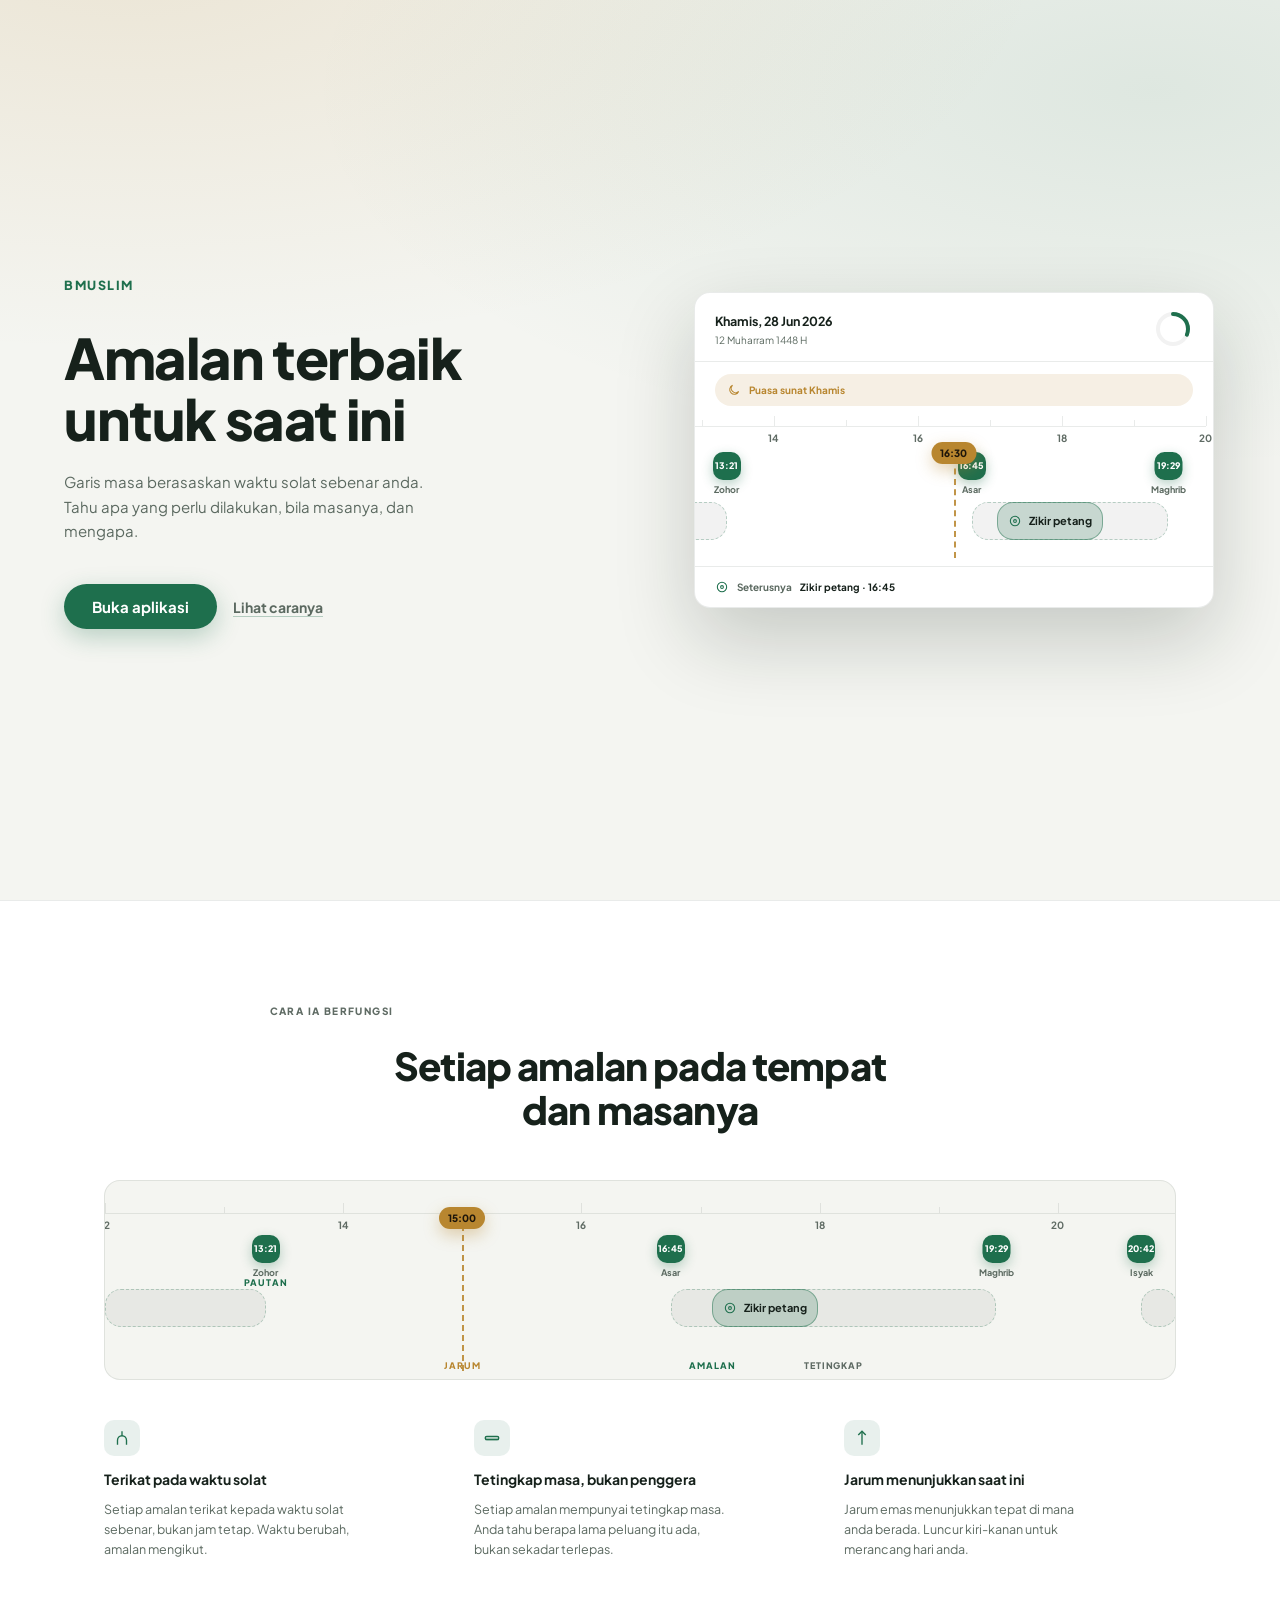
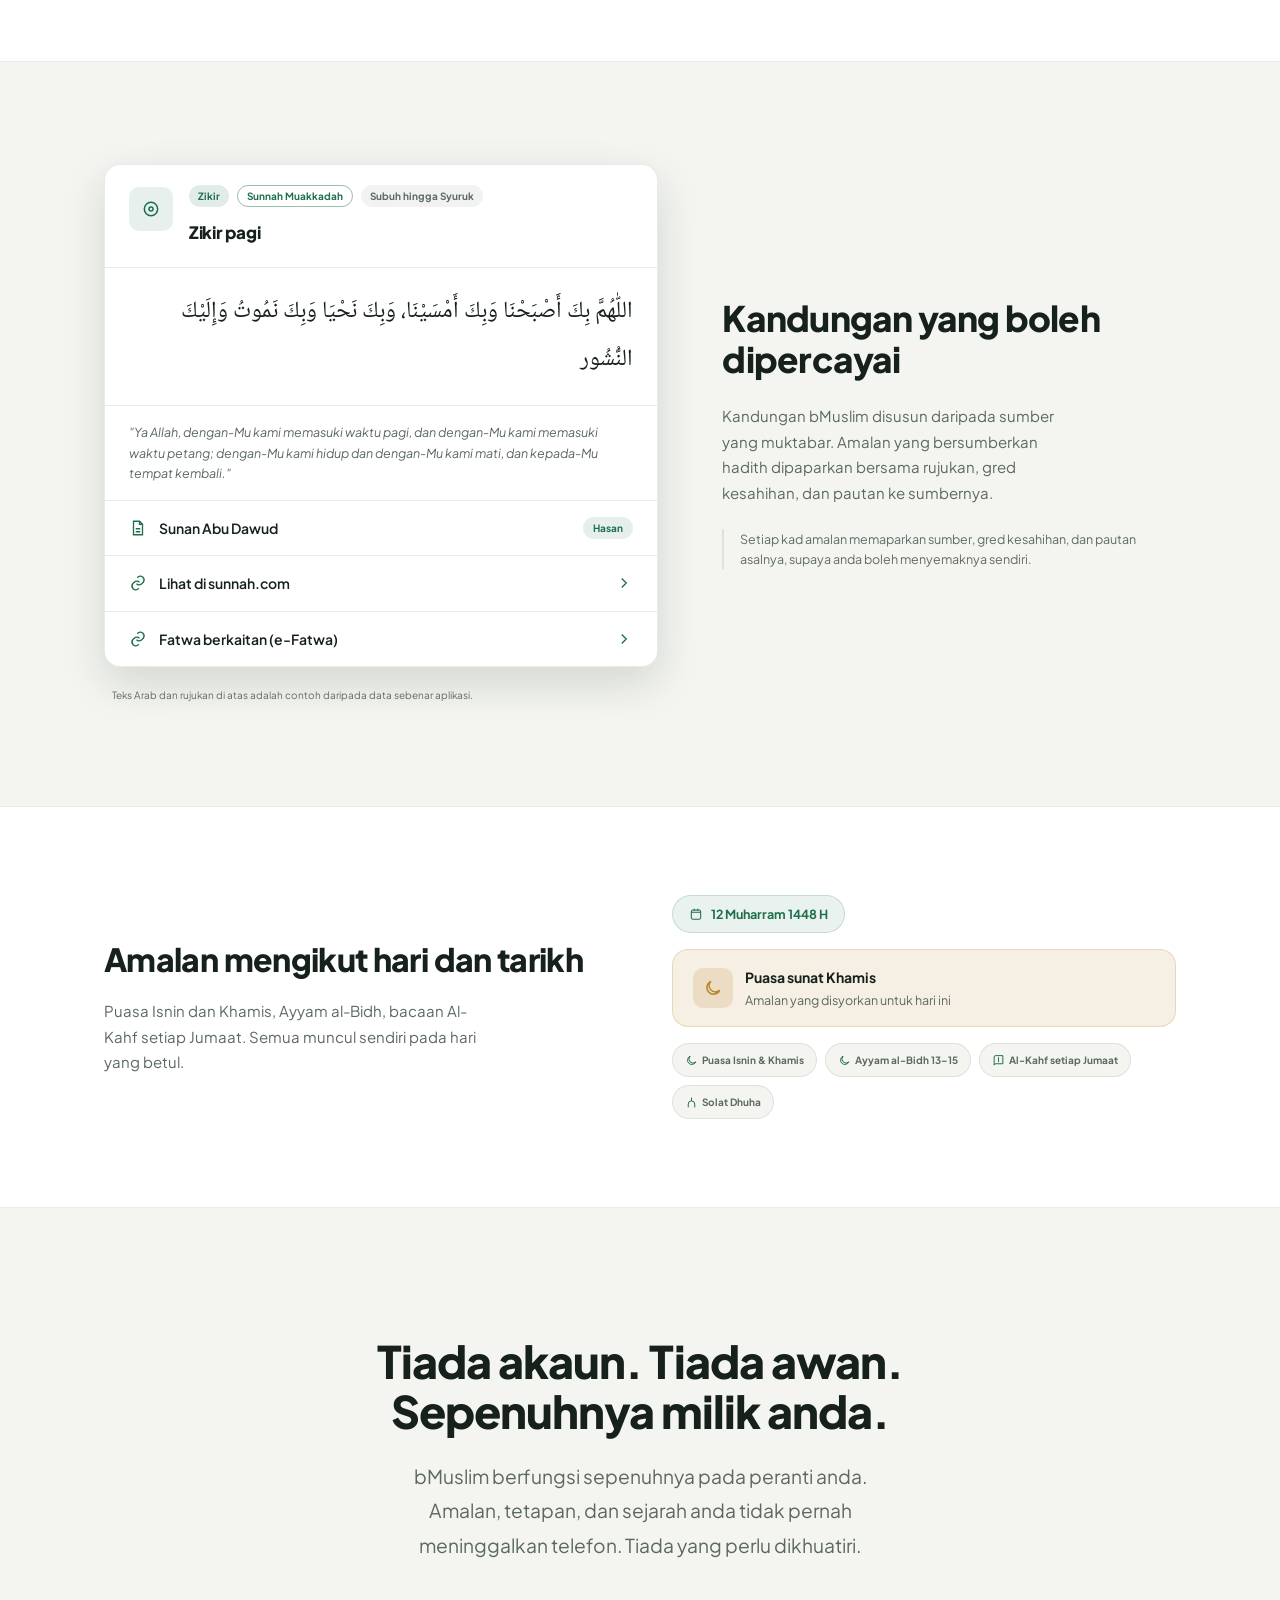
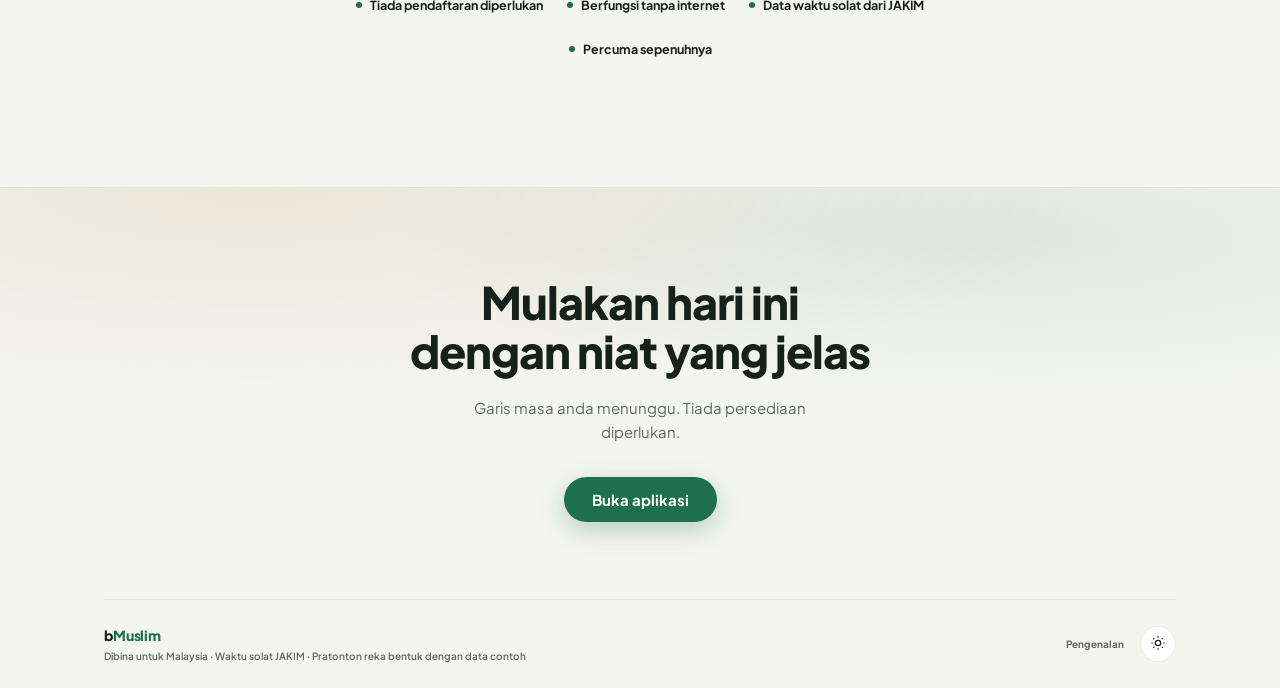
<file: web/index.html>
<!doctype html>
<html lang="ms" data-theme="light">
<head>
<meta charset="utf-8" />
<meta name="viewport" content="width=device-width, initial-scale=1" />
<title>bMuslim: Amalan harian mengikut sunnah</title>
<meta name="description" content="Garis masa amalan sunnah yang diselaraskan dengan waktu solat sebenar anda. Tiada akaun, tiada awan." />
<link rel="preconnect" href="https://fonts.googleapis.com" />
<link rel="preconnect" href="https://fonts.gstatic.com" crossorigin />
<link rel="stylesheet" href="assets/tokens.css" />
<!-- shared.js loaded without defer so theme fires before first paint -->
<script src="assets/shared.js"></script>
<script src="assets/data.js"></script>

<style>
/* ─── Page base ─────────────────────────────────────────────────────────────── */
html, body {
  width: 100%;
  overflow-x: hidden;
}
body {
  background: var(--bg);
  color: var(--text);
  font-family: "Plus Jakarta Sans", ui-sans-serif, system-ui, sans-serif;
  line-height: 1.6;
  -webkit-font-smoothing: antialiased;
}

/* ─── Grain overlay ─────────────────────────────────────────────────────────── */
.grain {
  position: fixed;
  inset: 0;
  z-index: 1000;
  pointer-events: none;
  opacity: .035;
  background-image: url("data:image/svg+xml;utf8,<svg xmlns='http://www.w3.org/2000/svg' width='120' height='120'><filter id='n'><feTurbulence type='fractalNoise' baseFrequency='0.85' numOctaves='2'/><feColorMatrix type='saturate' values='0'/></filter><rect width='100%25' height='100%25' filter='url(%23n)' opacity='0.04'/></svg>");
}

/* ─── Layout helpers ────────────────────────────────────────────────────────── */
.container {
  width: min(100%, 1200px);
  margin-inline: auto;
  padding-inline: clamp(20px, 5vw, 80px);
}
.container--narrow {
  width: min(100%, 760px);
  margin-inline: auto;
  padding-inline: clamp(20px, 5vw, 60px);
}

/* ─── Scroll reveal ─────────────────────────────────────────────────────────── */
.reveal {
  opacity: 0;
  transform: translateY(18px);
  transition: opacity var(--dur-slow) var(--ease), transform var(--dur-slow) var(--ease);
}
.reveal.in-view {
  opacity: 1;
  transform: none;
}
.reveal[data-delay="1"] { transition-delay: 80ms; }
.reveal[data-delay="2"] { transition-delay: 160ms; }
.reveal[data-delay="3"] { transition-delay: 240ms; }
.reveal[data-delay="4"] { transition-delay: 320ms; }
@media (prefers-reduced-motion: reduce) {
  .reveal, .reveal.in-view {
    opacity: 1;
    transform: none;
    transition: none;
  }
}

/* ═══════════════════════════════════════════════════════════════════════════════
 * S 1 — HERO (split layout)
 * ═══════════════════════════════════════════════════════════════════════════════ */
.hero {
  min-height: 100svh;
  display: grid;
  grid-template-columns: 1fr 1fr;
  align-items: center;
  gap: 0;
  overflow: hidden;
  padding-block: 80px;
  position: relative;
}
@media (max-width: 800px) {
  .hero {
    grid-template-columns: 1fr;
    min-height: auto;
    padding-block: 64px 40px;
    gap: 40px;
  }
}

/* Dawn atmosphere on hero */
.hero::before {
  content: "";
  position: absolute;
  inset: 0;
  pointer-events: none;
  z-index: 0;
  background:
    radial-gradient(130% 80% at 10% -5%, var(--dawn1), transparent 55%),
    radial-gradient(110% 70% at 90% 10%, var(--dawn2), transparent 60%);
}

.hero__left {
  position: relative;
  z-index: 1;
  padding-inline: clamp(20px, 5vw, 80px);
  padding-right: clamp(20px, 4vw, 56px);
}
@media (max-width: 800px) {
  .hero__left {
    padding-inline: clamp(20px, 5vw, 40px);
    text-align: center;
  }
}

.hero__wordmark {
  font-size: var(--text-sm);
  font-weight: 800;
  letter-spacing: 0.12em;
  text-transform: uppercase;
  color: var(--accent);
  margin-bottom: var(--sp-8);
  display: inline-block;
}

.hero__headline {
  font-size: clamp(2rem, 4.5vw, 3.5rem);
  font-weight: 800;
  letter-spacing: -0.025em;
  line-height: 1.1;
  color: var(--text);
  margin-bottom: var(--sp-5);
  max-width: 480px;
}
@media (max-width: 800px) {
  .hero__headline {
    margin-inline: auto;
  }
}

.hero__sub {
  font-size: var(--text-md);
  color: var(--muted);
  line-height: 1.65;
  max-width: 380px;
  margin-bottom: var(--sp-10);
}
@media (max-width: 800px) {
  .hero__sub {
    margin-inline: auto;
    margin-bottom: var(--sp-8);
  }
}

.hero__actions {
  display: flex;
  align-items: center;
  gap: var(--sp-4);
  flex-wrap: wrap;
}
@media (max-width: 800px) {
  .hero__actions {
    justify-content: center;
  }
}

.hero__right {
  position: relative;
  z-index: 1;
  padding-inline: clamp(20px, 4vw, 56px) clamp(20px, 5vw, 80px);
  display: flex;
  align-items: center;
  justify-content: center;
}
@media (max-width: 800px) {
  .hero__right {
    padding-inline: clamp(20px, 5vw, 40px);
  }
}

/* ─── Mini timeline preview ──────────────────────────────────────────────────── */
.mini-timeline {
  width: 100%;
  max-width: 520px;
  background: var(--surface);
  border-radius: var(--r-large);
  box-shadow: var(--shadow-xl);
  border: 1px solid var(--line);
  overflow: hidden;
}

.mini-timeline__header {
  padding: var(--sp-4) var(--sp-5) var(--sp-3);
  border-bottom: 1px solid var(--line);
  display: flex;
  align-items: center;
  justify-content: space-between;
}
.mini-timeline__date {
  font-size: var(--text-sm);
  font-weight: 700;
  color: var(--text);
}
.mini-timeline__hijri {
  font-size: var(--text-xs);
  color: var(--muted);
  margin-top: 1px;
}

.mini-timeline__banner {
  display: flex;
  align-items: center;
  gap: var(--sp-2);
  margin: var(--sp-3) var(--sp-5) 0;
  padding: var(--sp-2) var(--sp-3);
  border-radius: var(--r-card);
  background: rgba(var(--gold-rgb), 0.13);
  font-size: var(--text-xs);
  font-weight: 700;
  color: var(--gold);
}
.mini-timeline__banner svg {
  flex: 0 0 auto;
  width: 14px;
  height: 14px;
  color: var(--gold);
}

/* The scrollable track area */
.mini-tl-stage {
  position: relative;
  height: 160px;
  overflow: hidden;
}
.mini-tl-scroll {
  position: absolute;
  inset: 0;
  overflow-x: auto;
  overflow-y: hidden;
  scrollbar-width: none;
}
.mini-tl-scroll::-webkit-scrollbar { display: none; }

.mini-tl-track {
  position: relative;
  height: 100%;
}
.mini-tl-axis {
  position: absolute;
  top: 20px;
  left: 0;
  right: 0;
  height: 1px;
  background: var(--line);
}
.mini-tl-tick {
  position: absolute;
  top: 14px;
  width: 1px;
  height: 6px;
  background: var(--line);
}
.mini-tl-tick--major {
  height: 10px;
  top: 10px;
}
.mini-tl-hour {
  position: absolute;
  top: 24px;
  transform: translateX(-50%);
  font-size: var(--text-xs);
  font-weight: 700;
  color: var(--faint);
}
/* Prayer lane */
.mini-lane-prayers {
  position: absolute;
  left: 0;
  right: 0;
  top: 46px;
  height: 38px;
}
.mini-prayer {
  position: absolute;
  top: 0;
  transform: translateX(-50%);
  display: flex;
  flex-direction: column;
  align-items: center;
  gap: 3px;
}
.mini-prayer__dot {
  width: 28px;
  height: 28px;
  border-radius: var(--r-icon);
  background: var(--accent);
  color: var(--on-accent);
  display: flex;
  align-items: center;
  justify-content: center;
  font-size: 9px;
  font-weight: 800;
  box-shadow: 0 4px 12px rgba(var(--accent-rgb), 0.32);
}
.mini-prayer__name {
  font-size: 9px;
  font-weight: 700;
  color: var(--muted);
  white-space: nowrap;
}
/* Deed lane */
.mini-lane-deeds {
  position: absolute;
  left: 0;
  right: 0;
  top: 96px;
  height: 52px;
}
.mini-window {
  position: absolute;
  height: 38px;
  border-radius: var(--r-card);
  background: var(--track);
  border: 1.5px dashed rgba(var(--accent-rgb), 0.28);
}
.mini-act {
  position: absolute;
  height: 38px;
  padding: 0 10px;
  border-radius: var(--r-card);
  display: flex;
  align-items: center;
  gap: 7px;
  white-space: nowrap;
}
.mini-act--muakkadah {
  background: rgba(var(--accent-rgb), 0.20);
  border: 1.5px solid rgba(var(--accent-rgb), 0.45);
}
.mini-act--sunnah {
  background: rgba(var(--accent-rgb), 0.10);
  border: 1.5px solid rgba(var(--accent-rgb), 0.22);
}
.mini-act svg {
  width: 14px;
  height: 14px;
  color: var(--accent);
  flex: 0 0 auto;
}
.mini-act__title {
  font-size: 11px;
  font-weight: 700;
  color: var(--text);
}
/* Needle */
.mini-needle {
  position: absolute;
  top: 36px;
  bottom: 8px;
  pointer-events: none;
  z-index: 6;
}
.mini-needle::after {
  content: "";
  position: absolute;
  top: 16px;
  bottom: 0;
  left: 0;
  border-left: 2px dashed rgba(var(--gold-rgb), 0.88);
}
.mini-needle__chip {
  position: absolute;
  top: 0;
  left: 50%;
  transform: translateX(-50%);
  background: var(--gold);
  color: #1c150a;
  font-size: 10px;
  font-weight: 800;
  padding: 3px 9px;
  border-radius: var(--r-pill);
  box-shadow: var(--shadow-gold);
  white-space: nowrap;
}

/* Mini timeline footer */
.mini-timeline__footer {
  padding: var(--sp-3) var(--sp-5);
  border-top: 1px solid var(--line);
  font-size: var(--text-xs);
  font-weight: 700;
  color: var(--muted);
  display: flex;
  align-items: center;
  gap: var(--sp-2);
}
.mini-timeline__footer-deed {
  color: var(--text);
}

/* ═══════════════════════════════════════════════════════════════════════════════
 * S 2 — HOW IT WORKS (full-width diagram strip)
 * ═══════════════════════════════════════════════════════════════════════════════ */
.how {
  padding-block: clamp(64px, 8vw, 112px);
  background: var(--surface);
  border-top: 1px solid var(--line);
  border-bottom: 1px solid var(--line);
}

.how__label {
  font-size: var(--text-xs);
  font-weight: 800;
  letter-spacing: 0.14em;
  text-transform: uppercase;
  color: var(--faint);
  text-align: center;
  margin-bottom: var(--sp-6);
}

.how__headline {
  font-size: clamp(1.5rem, 3vw, 2.4rem);
  font-weight: 800;
  letter-spacing: -0.022em;
  text-align: center;
  max-width: 500px;
  margin-inline: auto;
  margin-bottom: var(--sp-12);
  line-height: 1.15;
}

/* The diagram strip */
.how__strip {
  position: relative;
  height: 200px;
  background: var(--bg);
  border-radius: var(--r-large);
  border: 1px solid var(--line);
  overflow: hidden;
  margin-bottom: var(--sp-10);
}

.how__captions {
  display: grid;
  grid-template-columns: repeat(3, 1fr);
  gap: clamp(16px, 3vw, 40px);
}
@media (max-width: 600px) {
  .how__captions {
    grid-template-columns: 1fr;
    gap: 24px;
  }
}
.how__caption {
  display: flex;
  flex-direction: column;
  gap: var(--sp-2);
}
.how__caption-icon {
  width: 36px;
  height: 36px;
  border-radius: var(--r-icon);
  background: rgba(var(--accent-rgb), 0.10);
  color: var(--accent);
  display: flex;
  align-items: center;
  justify-content: center;
  margin-bottom: var(--sp-1);
}
.how__caption-icon svg {
  width: 18px;
  height: 18px;
}
.how__caption-title {
  font-size: var(--text-base);
  font-weight: 700;
  color: var(--text);
}
.how__caption-body {
  font-size: var(--text-sm);
  color: var(--muted);
  line-height: 1.6;
  max-width: 260px;
}

/* ═══════════════════════════════════════════════════════════════════════════════
 * S 3 — AUTHENTICITY (asymmetric: citation card + copy)
 * ═══════════════════════════════════════════════════════════════════════════════ */
.auth {
  padding-block: clamp(64px, 8vw, 112px);
}

.auth__inner {
  display: grid;
  grid-template-columns: 1.1fr 0.9fr;
  gap: clamp(32px, 5vw, 80px);
  align-items: center;
}
@media (max-width: 800px) {
  .auth__inner {
    grid-template-columns: 1fr;
    gap: 40px;
  }
}

/* Citation card enlarged */
.auth__cite-wrap {
  display: flex;
  flex-direction: column;
  gap: var(--sp-5);
}

.cite-card-lg {
  background: var(--surface);
  border: 1px solid var(--line);
  border-radius: var(--r-large);
  overflow: hidden;
  box-shadow: var(--shadow-lg);
}
.cite-card-lg__header {
  padding: var(--sp-5) var(--sp-6);
  border-bottom: 1px solid var(--line);
  display: flex;
  align-items: flex-start;
  gap: var(--sp-4);
}
.cite-card-lg__icon {
  width: 44px;
  height: 44px;
  border-radius: var(--r-icon);
  background: rgba(var(--accent-rgb), 0.10);
  color: var(--accent);
  display: flex;
  align-items: center;
  justify-content: center;
  flex: 0 0 auto;
  margin-top: 2px;
}
.cite-card-lg__icon svg {
  width: 20px;
  height: 20px;
}
.cite-card-lg__deed {
  flex: 1;
}
.cite-card-lg__deed-chips {
  display: flex;
  gap: var(--sp-2);
  flex-wrap: wrap;
  margin-bottom: var(--sp-3);
}

/* Arabic text in cite card */
.cite-arabic {
  font-family: "Noto Naskh Arabic", serif;
  direction: rtl;
  font-size: clamp(1.1rem, 2.2vw, 1.45rem);
  line-height: 2.1;
  color: var(--text);
  padding: var(--sp-5) var(--sp-6);
  border-bottom: 1px solid var(--line);
  text-align: right;
}
.cite-translation {
  padding: var(--sp-4) var(--sp-6);
  font-size: var(--text-sm);
  color: var(--muted);
  line-height: 1.65;
  border-bottom: 1px solid var(--line);
  font-style: italic;
}
.cite-row {
  display: flex;
  align-items: center;
  gap: var(--sp-3);
  padding: var(--sp-4) var(--sp-6);
  font-size: var(--text-base);
  font-weight: 600;
  color: var(--text);
  text-decoration: none;
}
.cite-row + .cite-row {
  border-top: 1px solid var(--line);
}
.cite-row svg {
  width: 18px;
  height: 18px;
  color: var(--accent);
  flex: 0 0 auto;
}
.cite-row__grade {
  margin-left: auto;
  font-size: var(--text-xs);
  font-weight: 700;
  color: var(--accent);
  background: rgba(var(--accent-rgb), 0.11);
  padding: 3px 10px;
  border-radius: var(--r-pill);
}
.cite-row__chev {
  margin-left: auto;
  color: var(--faint);
  display: flex;
  align-items: center;
}

/* Auth copy column */
.auth__copy {
  display: flex;
  flex-direction: column;
  gap: var(--sp-6);
}
.auth__headline {
  font-size: clamp(1.5rem, 2.8vw, 2.2rem);
  font-weight: 800;
  letter-spacing: -0.022em;
  line-height: 1.15;
}
.auth__body {
  font-size: var(--text-md);
  color: var(--muted);
  line-height: 1.7;
  max-width: 360px;
}
.auth__note {
  font-size: var(--text-sm);
  color: var(--faint);
  border-left: 2px solid var(--line);
  padding-left: var(--sp-4);
  line-height: 1.6;
}

/* ═══════════════════════════════════════════════════════════════════════════════
 * S 4 — DAY-AWARE BAND
 * ═══════════════════════════════════════════════════════════════════════════════ */
.dayband {
  padding-block: clamp(48px, 7vw, 88px);
  background: var(--surface);
  border-top: 1px solid var(--line);
  border-bottom: 1px solid var(--line);
}

.dayband__inner {
  display: grid;
  grid-template-columns: 1fr 1fr;
  gap: clamp(32px, 5vw, 72px);
  align-items: center;
}
@media (max-width: 700px) {
  .dayband__inner {
    grid-template-columns: 1fr;
    gap: 36px;
  }
}

.dayband__copy {
  display: flex;
  flex-direction: column;
  gap: var(--sp-5);
}
.dayband__headline {
  font-size: clamp(1.4rem, 2.6vw, 2rem);
  font-weight: 800;
  letter-spacing: -0.02em;
  line-height: 1.2;
}
.dayband__body {
  font-size: var(--text-md);
  color: var(--muted);
  line-height: 1.7;
  max-width: 380px;
}

.dayband__panel {
  display: flex;
  flex-direction: column;
  gap: var(--sp-4);
}

/* Hijri date chip */
.hijri-chip {
  display: inline-flex;
  align-items: center;
  gap: var(--sp-2);
  background: rgba(var(--accent-rgb), 0.09);
  color: var(--accent);
  font-size: var(--text-sm);
  font-weight: 700;
  padding: var(--sp-2) var(--sp-4);
  border-radius: var(--r-pill);
  border: 1px solid rgba(var(--accent-rgb), 0.18);
  width: fit-content;
}
.hijri-chip svg {
  width: 14px;
  height: 14px;
}

/* Fasting banner */
.day-banner-landing {
  display: flex;
  align-items: center;
  gap: var(--sp-3);
  padding: var(--sp-4) var(--sp-5);
  border-radius: var(--r-card);
  background: rgba(var(--gold-rgb), 0.13);
  border: 1px solid rgba(var(--gold-rgb), 0.22);
}
.day-banner-landing__icon {
  width: 40px;
  height: 40px;
  border-radius: var(--r-icon);
  background: rgba(var(--gold-rgb), 0.18);
  color: var(--gold);
  display: flex;
  align-items: center;
  justify-content: center;
  flex: 0 0 auto;
}
.day-banner-landing__icon svg {
  width: 20px;
  height: 20px;
}
.day-banner-landing__title {
  font-size: var(--text-base);
  font-weight: 700;
  color: var(--text);
}
.day-banner-landing__sub {
  font-size: var(--text-sm);
  color: var(--muted);
  margin-top: 2px;
}

/* Suggestion pills */
.dayband__pills {
  display: flex;
  flex-wrap: wrap;
  gap: var(--sp-2);
}
.dayband__pill {
  display: flex;
  align-items: center;
  gap: var(--sp-1);
  padding: var(--sp-2) var(--sp-3);
  border-radius: var(--r-pill);
  border: 1px solid var(--line);
  background: var(--bg);
  font-size: var(--text-xs);
  font-weight: 700;
  color: var(--muted);
}
.dayband__pill svg {
  width: 13px;
  height: 13px;
  color: var(--accent);
}

/* ═══════════════════════════════════════════════════════════════════════════════
 * S 5 — OFFLINE & PRIVACY (typography-only, centered)
 * ═══════════════════════════════════════════════════════════════════════════════ */
.privacy {
  padding-block: clamp(72px, 10vw, 128px);
  text-align: center;
}
.privacy__eyebrow {
  font-size: var(--text-xs);
  font-weight: 800;
  letter-spacing: 0.14em;
  text-transform: uppercase;
  color: var(--faint);
  margin-bottom: var(--sp-6);
}
.privacy__headline {
  font-size: clamp(1.6rem, 3.5vw, 2.8rem);
  font-weight: 800;
  letter-spacing: -0.022em;
  line-height: 1.1;
  max-width: 560px;
  margin-inline: auto;
  margin-bottom: var(--sp-6);
}
.privacy__manifesto {
  font-size: clamp(1rem, 1.8vw, 1.2rem);
  color: var(--muted);
  line-height: 1.8;
  max-width: 480px;
  margin-inline: auto;
  margin-bottom: var(--sp-8);
}
.privacy__items {
  display: flex;
  flex-wrap: wrap;
  align-items: center;
  justify-content: center;
  gap: var(--sp-6);
  list-style: none;
}
.privacy__item {
  display: flex;
  align-items: center;
  gap: var(--sp-2);
  font-size: var(--text-sm);
  font-weight: 700;
  color: var(--text);
}
.privacy__item::before {
  content: "";
  width: 6px;
  height: 6px;
  border-radius: 50%;
  background: var(--accent);
  flex: 0 0 auto;
}

/* ═══════════════════════════════════════════════════════════════════════════════
 * S 6 — FINAL CTA + FOOTER
 * ═══════════════════════════════════════════════════════════════════════════════ */
.cta-footer {
  border-top: 1px solid var(--line);
  padding-block: clamp(56px, 7vw, 96px) 0;
  position: relative;
  overflow: hidden;
}
.cta-footer::before {
  content: "";
  position: absolute;
  inset: 0;
  pointer-events: none;
  z-index: 0;
  background:
    radial-gradient(110% 70% at 20% 0%, var(--dawn1), transparent 60%),
    radial-gradient(90% 60% at 80% 10%, var(--dawn2), transparent 55%);
}
.cta-footer__inner {
  position: relative;
  z-index: 1;
  text-align: center;
  padding-bottom: clamp(48px, 6vw, 80px);
}
.cta-footer__headline {
  font-size: clamp(1.6rem, 3.5vw, 2.8rem);
  font-weight: 800;
  letter-spacing: -0.022em;
  line-height: 1.1;
  max-width: 480px;
  margin-inline: auto;
  margin-bottom: var(--sp-5);
}
.cta-footer__sub {
  font-size: var(--text-md);
  color: var(--muted);
  max-width: 360px;
  margin-inline: auto;
  margin-bottom: var(--sp-8);
}

/* Footer bar */
.footer-bar {
  border-top: 1px solid var(--line);
  padding-block: var(--sp-6);
  position: relative;
  z-index: 1;
  display: flex;
  align-items: center;
  justify-content: space-between;
  flex-wrap: wrap;
  gap: var(--sp-4);
}
@media (max-width: 600px) {
  .footer-bar {
    flex-direction: column;
    align-items: flex-start;
    gap: var(--sp-3);
  }
}
.footer-bar__wordmark {
  font-size: var(--text-base);
  font-weight: 800;
  letter-spacing: -0.01em;
  color: var(--text);
}
.footer-bar__wordmark span {
  color: var(--accent);
}
.footer-bar__meta {
  font-size: var(--text-xs);
  color: var(--faint);
  font-weight: 600;
  margin-top: 2px;
}
.footer-bar__right {
  display: flex;
  align-items: center;
  gap: var(--sp-4);
}

/* Theme toggle button */
.theme-toggle {
  width: 36px;
  height: 36px;
  border-radius: var(--r-pill);
  border: 1px solid var(--line);
  background: var(--surface);
  color: var(--text);
  cursor: pointer;
  display: flex;
  align-items: center;
  justify-content: center;
  transition: background var(--dur-base) var(--ease), border-color var(--dur-base) var(--ease);
}
.theme-toggle:hover {
  background: var(--bg);
  border-color: rgba(var(--accent-rgb), 0.3);
}
.theme-toggle svg {
  width: 16px;
  height: 16px;
}
.theme-toggle .icon-sun,
.theme-toggle .icon-moon { display: none; }
[data-theme="light"] .theme-toggle .icon-sun { display: block; }
[data-theme="dark"]  .theme-toggle .icon-moon { display: block; }

/* Footer link */
.footer-link {
  font-size: var(--text-xs);
  font-weight: 700;
  color: var(--muted);
  text-decoration: none;
  padding: var(--sp-2) 0;
}
.footer-link:hover { color: var(--accent); }

/* ─── Button specifics ──────────────────────────────────────────────────────── */
.btn-hero-secondary {
  background: transparent;
  border: none;
  color: var(--muted);
  font-family: inherit;
  font-size: var(--text-base);
  font-weight: 700;
  cursor: pointer;
  padding: var(--sp-2) 0;
  text-decoration: underline;
  text-underline-offset: 3px;
  text-decoration-color: rgba(var(--accent-rgb), 0.3);
  transition: color var(--dur-fast) var(--ease);
}
.btn-hero-secondary:hover { color: var(--accent); }
</style>
</head>
<body>
<div class="grain" aria-hidden="true"></div>

<!-- ═══════════════════════════════════════════════════════════════════════════
     S 1 HERO
     ═══════════════════════════════════════════════════════════════════════════ -->
<section class="hero" id="utama" aria-labelledby="hero-headline">
  <div class="hero__left">
    <span class="hero__wordmark">bMuslim</span>
    <h1 class="hero__headline" id="hero-headline">Amalan terbaik<br>untuk saat ini</h1>
    <p class="hero__sub">Garis masa berasaskan waktu solat sebenar anda. Tahu apa yang perlu dilakukan, bila masanya, dan mengapa.</p>
    <div class="hero__actions">
      <a href="app.html" class="btn btn-primary btn-lg">Buka aplikasi</a>
      <button class="btn-hero-secondary" onclick="document.getElementById('cara').scrollIntoView({behavior: window.matchMedia('(prefers-reduced-motion: reduce)').matches ? 'auto' : 'smooth'})">Lihat caranya</button>
    </div>
  </div>

  <div class="hero__right">
    <div class="mini-timeline" role="img" aria-label="Pratonton garis masa amalan">
      <div class="mini-timeline__header">
        <div>
          <div class="mini-timeline__date">Khamis, 28 Jun 2026</div>
          <div class="mini-timeline__hijri">12 Muharram 1448 H</div>
        </div>
        <svg width="40" height="40" viewBox="0 0 40 40" aria-hidden="true">
          <circle cx="20" cy="20" r="15" fill="none" stroke="var(--track)" stroke-width="4"/>
          <circle cx="20" cy="20" r="15" fill="none" stroke="var(--accent)" stroke-width="4"
            stroke-linecap="round" stroke-dasharray="94.25" stroke-dashoffset="65"
            transform="rotate(-90 20 20)"/>
        </svg>
      </div>
      <div class="mini-timeline__banner">
        <svg viewBox="0 0 24 24" fill="none" stroke="currentColor" stroke-width="1.8" aria-hidden="true"><path d="M20 14.5A8 8 0 1 1 9.5 4a6.2 6.2 0 0 0 10.5 10.5Z"/></svg>
        Puasa sunat Khamis
      </div>
      <div class="mini-tl-stage">
        <div class="mini-tl-scroll" id="mini-tl-scroll">
          <div class="mini-tl-track" id="mini-tl-track">
            <div class="mini-tl-axis"></div>
          </div>
        </div>
        <div class="mini-needle" id="mini-needle">
          <span class="mini-needle__chip" id="mini-needle-chip">15:00</span>
        </div>
      </div>
      <div class="mini-timeline__footer">
        <svg viewBox="0 0 24 24" fill="none" stroke="currentColor" stroke-width="1.8" width="14" height="14" style="color:var(--accent)" aria-hidden="true"><circle cx="12" cy="12" r="8"/><circle cx="12" cy="12" r="2.4"/></svg>
        <span>Seterusnya</span>
        <span class="mini-timeline__footer-deed">Zikir petang · 16:45</span>
      </div>
    </div>
  </div>
</section>

<!-- ═══════════════════════════════════════════════════════════════════════════
     S 2 HOW IT WORKS
     ═══════════════════════════════════════════════════════════════════════════ -->
<section class="how" id="cara" aria-labelledby="how-headline">
  <div class="container">
    <p class="how__label reveal">Cara ia berfungsi</p>
    <h2 class="how__headline reveal" id="how-headline">Setiap amalan pada tempat dan masanya</h2>

    <div class="how__strip reveal" id="how-strip" role="img" aria-label="Diagram garis masa menunjukkan Anchor, Window, dan Block"></div>

    <div class="how__captions">
      <div class="how__caption reveal" data-delay="1">
        <div class="how__caption-icon" aria-hidden="true">
          <svg viewBox="0 0 24 24" fill="none" stroke="currentColor" stroke-width="1.8"><path d="M12 3v6"/><path d="M6 21v-6a6 6 0 0 1 12 0v6"/></svg>
        </div>
        <div class="how__caption-title">Terikat pada waktu solat</div>
        <p class="how__caption-body">Setiap amalan terikat kepada waktu solat sebenar, bukan jam tetap. Waktu berubah, amalan mengikut.</p>
      </div>
      <div class="how__caption reveal" data-delay="2">
        <div class="how__caption-icon" aria-hidden="true">
          <svg viewBox="0 0 24 24" fill="none" stroke="currentColor" stroke-width="1.8"><rect x="3" y="10" width="18" height="4" rx="2"/><path d="M3 14h18"/></svg>
        </div>
        <div class="how__caption-title">Tetingkap masa, bukan penggera</div>
        <p class="how__caption-body">Setiap amalan mempunyai tetingkap masa. Anda tahu berapa lama peluang itu ada, bukan sekadar terlepas.</p>
      </div>
      <div class="how__caption reveal" data-delay="3">
        <div class="how__caption-icon" aria-hidden="true">
          <svg viewBox="0 0 24 24" fill="none" stroke="currentColor" stroke-width="1.8"><line x1="12" y1="3" x2="12" y2="21"/><path d="M7 8l5-5 5 5"/></svg>
        </div>
        <div class="how__caption-title">Jarum menunjukkan saat ini</div>
        <p class="how__caption-body">Jarum emas menunjukkan tepat di mana anda berada. Luncur kiri-kanan untuk merancang hari anda.</p>
      </div>
    </div>
  </div>
</section>

<!-- ═══════════════════════════════════════════════════════════════════════════
     S 3 AUTHENTICITY
     ═══════════════════════════════════════════════════════════════════════════ -->
<section class="auth" aria-labelledby="auth-headline">
  <div class="container">
    <div class="auth__inner">
      <div class="auth__cite-wrap reveal">
        <div class="cite-card-lg">
          <div class="cite-card-lg__header">
            <div class="cite-card-lg__icon" aria-hidden="true">
              <svg viewBox="0 0 24 24" fill="none" stroke="currentColor" stroke-width="1.8"><circle cx="12" cy="12" r="8"/><circle cx="12" cy="12" r="2.4"/></svg>
            </div>
            <div class="cite-card-lg__deed">
              <div class="cite-card-lg__deed-chips">
                <span class="chip chip-type">Zikir</span>
                <span class="chip chip-ruling">Sunnah Muakkadah</span>
                <span class="chip chip-time">Subuh hingga Syuruk</span>
              </div>
              <div style="font-size: var(--text-lg); font-weight: 800; letter-spacing: -0.015em;">Zikir pagi</div>
            </div>
          </div>
          <div class="cite-arabic">اللّٰهُمَّ بِكَ أَصْبَحْنَا وَبِكَ أَمْسَيْنَا، وَبِكَ نَحْيَا وَبِكَ نَمُوتُ وَإِلَيْكَ النُّشُور</div>
          <div class="cite-translation">"Ya Allah, dengan-Mu kami memasuki waktu pagi, dan dengan-Mu kami memasuki waktu petang; dengan-Mu kami hidup dan dengan-Mu kami mati, dan kepada-Mu tempat kembali."</div>
          <div class="cite-row">
            <svg viewBox="0 0 24 24" fill="none" stroke="currentColor" stroke-width="1.8" aria-hidden="true"><path d="M6 3h8l4 4v14H6z"/><path d="M14 3v4h4M9 13h6M9 17h6"/></svg>
            <span>Sunan Abu Dawud</span>
            <span class="cite-row__grade">Hasan</span>
          </div>
          <a href="https://sunnah.com/abudawud:5068" class="cite-row" target="_blank" rel="noopener">
            <svg viewBox="0 0 24 24" fill="none" stroke="currentColor" stroke-width="1.8" aria-hidden="true"><path d="M10 13a5 5 0 0 0 7 0l2-2a5 5 0 0 0-7-7l-1 1"/><path d="M14 11a5 5 0 0 0-7 0l-2 2a5 5 0 0 0 7 7l1-1"/></svg>
            <span>Lihat di sunnah.com</span>
            <span class="cite-row__chev">
              <svg viewBox="0 0 24 24" fill="none" stroke="currentColor" stroke-width="1.8" width="16" height="16" aria-hidden="true"><path d="M9 6l6 6-6 6"/></svg>
            </span>
          </a>
          <a href="https://www.e-fatwa.gov.my" class="cite-row" target="_blank" rel="noopener">
            <svg viewBox="0 0 24 24" fill="none" stroke="currentColor" stroke-width="1.8" aria-hidden="true"><path d="M10 13a5 5 0 0 0 7 0l2-2a5 5 0 0 0-7-7l-1 1"/><path d="M14 11a5 5 0 0 0-7 0l-2 2a5 5 0 0 0 7 7l1-1"/></svg>
            <span>Fatwa berkaitan (e-Fatwa)</span>
            <span class="cite-row__chev">
              <svg viewBox="0 0 24 24" fill="none" stroke="currentColor" stroke-width="1.8" width="16" height="16" aria-hidden="true"><path d="M9 6l6 6-6 6"/></svg>
            </span>
          </a>
        </div>
        <p style="font-size: var(--text-xs); color: var(--faint); padding-left: var(--sp-2);">Teks Arab dan rujukan di atas adalah contoh daripada data sebenar aplikasi.</p>
      </div>

      <div class="auth__copy reveal" data-delay="2">
        <h2 class="auth__headline" id="auth-headline">Kandungan yang boleh dipercayai</h2>
        <p class="auth__body">Kandungan bMuslim disusun daripada sumber yang muktabar. Amalan yang bersumberkan hadith dipaparkan bersama rujukan, gred kesahihan, dan pautan ke sumbernya.</p>
        <p class="auth__note">Setiap kad amalan memaparkan sumber, gred kesahihan, dan pautan asalnya, supaya anda boleh menyemaknya sendiri.</p>
      </div>
    </div>
  </div>
</section>

<!-- ═══════════════════════════════════════════════════════════════════════════
     S 4 DAY-AWARE DEEDS
     ═══════════════════════════════════════════════════════════════════════════ -->
<section class="dayband" aria-labelledby="dayband-headline">
  <div class="container">
    <div class="dayband__inner">
      <div class="dayband__copy reveal">
        <h2 class="dayband__headline" id="dayband-headline">Amalan mengikut hari dan tarikh</h2>
        <p class="dayband__body">Puasa Isnin dan Khamis, Ayyam al-Bidh, bacaan Al-Kahf setiap Jumaat. Semua muncul sendiri pada hari yang betul.</p>
      </div>
      <div class="dayband__panel reveal" data-delay="2">
        <div class="hijri-chip">
          <svg viewBox="0 0 24 24" fill="none" stroke="currentColor" stroke-width="1.8" aria-hidden="true"><rect x="4" y="5" width="16" height="16" rx="3"/><path d="M4 9h16M9 3v4M15 3v4"/></svg>
          12 Muharram 1448 H
        </div>
        <div class="day-banner-landing">
          <div class="day-banner-landing__icon" aria-hidden="true">
            <svg viewBox="0 0 24 24" fill="none" stroke="currentColor" stroke-width="1.8"><path d="M20 14.5A8 8 0 1 1 9.5 4a6.2 6.2 0 0 0 10.5 10.5Z"/></svg>
          </div>
          <div>
            <div class="day-banner-landing__title">Puasa sunat Khamis</div>
            <div class="day-banner-landing__sub">Amalan yang disyorkan untuk hari ini</div>
          </div>
        </div>
        <div class="dayband__pills" role="list" aria-label="Amalan tambahan sepanjang minggu">
          <div class="dayband__pill" role="listitem">
            <svg viewBox="0 0 24 24" fill="none" stroke="currentColor" stroke-width="1.8" aria-hidden="true"><path d="M20 14.5A8 8 0 1 1 9.5 4a6.2 6.2 0 0 0 10.5 10.5Z"/></svg>
            Puasa Isnin &amp; Khamis
          </div>
          <div class="dayband__pill" role="listitem">
            <svg viewBox="0 0 24 24" fill="none" stroke="currentColor" stroke-width="1.8" aria-hidden="true"><path d="M20 14.5A8 8 0 1 1 9.5 4a6.2 6.2 0 0 0 10.5 10.5Z"/></svg>
            Ayyam al-Bidh 13&ndash;15
          </div>
          <div class="dayband__pill" role="listitem">
            <svg viewBox="0 0 24 24" fill="none" stroke="currentColor" stroke-width="1.8" aria-hidden="true"><path d="M4 5.5A2.5 2.5 0 0 1 6.5 3H20v15H6.5A2.5 2.5 0 0 0 4 20.5Z"/><path d="M12 6v9"/></svg>
            Al-Kahf setiap Jumaat
          </div>
          <div class="dayband__pill" role="listitem">
            <svg viewBox="0 0 24 24" fill="none" stroke="currentColor" stroke-width="1.8" aria-hidden="true"><path d="M12 3v6"/><path d="M6 21v-6a6 6 0 0 1 12 0v6"/></svg>
            Solat Dhuha
          </div>
        </div>
      </div>
    </div>
  </div>
</section>

<!-- ═══════════════════════════════════════════════════════════════════════════
     S 5 OFFLINE & PRIVACY
     ═══════════════════════════════════════════════════════════════════════════ -->
<section class="privacy" aria-labelledby="privacy-headline">
  <div class="container--narrow">
    <h2 class="privacy__headline reveal" id="privacy-headline">Tiada akaun. Tiada awan. Sepenuhnya milik anda.</h2>
    <p class="privacy__manifesto reveal">bMuslim berfungsi sepenuhnya pada peranti anda. Amalan, tetapan, dan sejarah anda tidak pernah meninggalkan telefon. Tiada yang perlu dikhuatiri.</p>
    <ul class="privacy__items reveal" data-delay="1">
      <li class="privacy__item">Tiada pendaftaran diperlukan</li>
      <li class="privacy__item">Berfungsi tanpa internet</li>
      <li class="privacy__item">Data waktu solat dari JAKIM</li>
      <li class="privacy__item">Percuma sepenuhnya</li>
    </ul>
  </div>
</section>

<!-- ═══════════════════════════════════════════════════════════════════════════
     S 6 FINAL CTA + FOOTER
     ═══════════════════════════════════════════════════════════════════════════ -->
<section class="cta-footer" aria-labelledby="cta-headline">
  <div class="container">
    <div class="cta-footer__inner reveal">
      <h2 class="cta-footer__headline" id="cta-headline">Mulakan hari ini dengan niat yang jelas</h2>
      <p class="cta-footer__sub">Garis masa anda menunggu. Tiada persediaan diperlukan.</p>
      <a href="app.html" class="btn btn-primary btn-lg">Buka aplikasi</a>
    </div>
    <footer class="footer-bar">
      <div>
        <div class="footer-bar__wordmark">b<span>Muslim</span></div>
        <div class="footer-bar__meta">Dibina untuk Malaysia &middot; Waktu solat JAKIM &middot; Pratonton reka bentuk dengan data contoh</div>
      </div>
      <div class="footer-bar__right">
        <a href="onboarding.html" class="footer-link">Pengenalan</a>
        <button class="theme-toggle" onclick="bmTheme.toggle()" aria-label="Tukar tema">
          <span class="icon-sun" aria-hidden="true">
            <svg viewBox="0 0 24 24" fill="none" stroke="currentColor" stroke-width="1.8"><circle cx="12" cy="12" r="4"/><path d="M12 2v2M12 20v2M4.9 4.9l1.4 1.4M17.7 17.7l1.4 1.4M2 12h2M20 12h2M4.9 19.1l1.4-1.4M17.7 6.3l1.4-1.4"/></svg>
          </span>
          <span class="icon-moon" aria-hidden="true">
            <svg viewBox="0 0 24 24" fill="none" stroke="currentColor" stroke-width="1.8"><path d="M20 14.5A8 8 0 1 1 9.5 4a6.2 6.2 0 0 0 10.5 10.5Z"/></svg>
          </span>
        </button>
      </div>
    </footer>
  </div>
</section>

<script>
(function () {
  'use strict';

  /* ─── Init theme (idempotent if shared.js already called it) ───────────────── */
  bmTheme.init();

  /* ═══════════════════════════════════════════════════════════════════════════
   * Mini timeline preview (S1)
   * Shows an 11:00-20:00 window around NOW=15:00 using real BM data.
   * ═══════════════════════════════════════════════════════════════════════════ */
  var MINI_PPH  = 72;
  var WIN_START = 11;
  var WIN_END   = 20;
  var WIN_W     = (WIN_END - WIN_START) * MINI_PPH;
  var NOW       = BM.config.now;

  function hToXMini(h) { return (h - WIN_START) * MINI_PPH; }

  var track  = document.getElementById('mini-tl-track');
  var scroll = document.getElementById('mini-tl-scroll');
  var needle = document.getElementById('mini-needle');
  var nChip  = document.getElementById('mini-needle-chip');

  track.style.width = WIN_W + 'px';

  /* Ticks and hour labels */
  for (var h = WIN_START; h <= WIN_END; h++) {
    var major = (h % 2 === 0);
    var tick = document.createElement('div');
    tick.className = 'mini-tl-tick' + (major ? ' mini-tl-tick--major' : '');
    tick.style.left = hToXMini(h) + 'px';
    track.appendChild(tick);
    if (major) {
      var lbl = document.createElement('div');
      lbl.className = 'mini-tl-hour';
      lbl.style.left = hToXMini(h) + 'px';
      lbl.textContent = String(h).padStart(2, '0');
      track.appendChild(lbl);
    }
  }

  /* Prayer lane */
  var prayerLane = document.createElement('div');
  prayerLane.className = 'mini-lane-prayers';
  BM.prayers.forEach(function (p) {
    if (p.isSyuruk) return;
    if (p.time < WIN_START - 0.3 || p.time > WIN_END + 0.3) return;
    var el = document.createElement('div');
    el.className = 'mini-prayer';
    el.style.left = hToXMini(p.time) + 'px';
    el.innerHTML =
      '<div class="mini-prayer__dot">' + bmTime.fmt(p.time) + '</div>' +
      '<div class="mini-prayer__name">' + p.name + '</div>';
    prayerLane.appendChild(el);
  });
  track.appendChild(prayerLane);

  /* Deed lane (non-fardh only) */
  var deedLane = document.createElement('div');
  deedLane.className = 'mini-lane-deeds';
  BM.deeds.filter(function (d) {
    return d.ruling !== 'fardh' && d.windowEnd >= WIN_START && d.windowStart <= WIN_END;
  }).forEach(function (d) {
    var ws = Math.max(d.windowStart, WIN_START - 0.2);
    var we = Math.min(d.windowEnd, WIN_END + 0.2);
    if (ws >= we) return;

    var win = document.createElement('div');
    win.className = 'mini-window';
    win.style.left  = hToXMini(ws) + 'px';
    win.style.width = ((we - ws) * MINI_PPH) + 'px';
    deedLane.appendChild(win);

    if (d.act >= WIN_START && d.act <= WIN_END) {
      var act = document.createElement('div');
      act.className = 'mini-act mini-act--' + (d.ruling === 'muakkadah' ? 'muakkadah' : 'sunnah');
      act.style.left = hToXMini(d.act) + 'px';
      var iconSvg = bmIcons.forType(d.type);
      act.innerHTML = iconSvg + '<span class="mini-act__title">' + d.title + '</span>';
      deedLane.appendChild(act);
    }
  });
  track.appendChild(deedLane);

  /* The needle lives at the visual centre of the viewport; its time is
     always derived from the actual scroll position, so they cannot diverge. */
  needle.style.left = '50%';
  function miniCenterHour() {
    return WIN_START + (scroll.scrollLeft + scroll.clientWidth / 2) / MINI_PPH;
  }
  function syncMiniChip() {
    nChip.textContent = bmTime.fmt(miniCenterHour());
  }

  /* Centre scroll on NOW */
  var needleX = hToXMini(NOW);
  scroll.scrollLeft = needleX - scroll.clientWidth / 2;
  syncMiniChip();
  scroll.addEventListener('scroll', syncMiniChip, { passive: true });
  window.addEventListener('resize', function () {
    scroll.scrollLeft = hToXMini(NOW) - scroll.clientWidth / 2;
    syncMiniChip();
  });

  /* ─── One-shot gentle scrub animation ───────────────────────────────────── */
  var reduced = window.matchMedia && window.matchMedia('(prefers-reduced-motion: reduce)').matches;
  if (!reduced) {
    var scrubStart = null;
    var SCRUB_DUR  = 1600;
    var SCRUB_AMT  = 1.8;
    var baseScroll = scroll.scrollLeft;

    function easeInOut(t) {
      return t < 0.5 ? 2 * t * t : -1 + (4 - 2 * t) * t;
    }

    function animateScrub(ts) {
      if (!scrubStart) scrubStart = ts;
      var elapsed  = ts - scrubStart;
      var progress = Math.min(elapsed / SCRUB_DUR, 1);
      /* Go forward then return smoothly */
      var phase = progress < 0.5
        ? easeInOut(progress * 2)
        : 1 - easeInOut((progress - 0.5) * 2);

      scroll.scrollLeft = baseScroll + phase * SCRUB_AMT * MINI_PPH;
      syncMiniChip();

      if (progress < 1) {
        requestAnimationFrame(animateScrub);
      } else {
        scroll.scrollLeft = baseScroll;
        syncMiniChip();
      }
    }

    setTimeout(function () {
      requestAnimationFrame(animateScrub);
    }, 700);
  }

  /* ═══════════════════════════════════════════════════════════════════════════
   * How-it-works diagram strip (S2)
   * Static annotated slice: 12:00-21:00
   * ═══════════════════════════════════════════════════════════════════════════ */
  var HOW_S = 12, HOW_E = 21;

  function buildHowStrip() {
    var strip = document.getElementById('how-strip');
    if (!strip) return;

    var stripW = strip.getBoundingClientRect().width || strip.offsetWidth || 900;
    var ppH    = stripW / (HOW_E - HOW_S);

    function hX(h) { return (h - HOW_S) * ppH; }

    var inner = document.createElement('div');
    inner.style.cssText = 'position:relative;height:100%;';
    strip.appendChild(inner);

    /* Axis */
    var axis = document.createElement('div');
    axis.style.cssText = 'position:absolute;top:32px;left:0;right:0;height:1px;background:var(--line);';
    inner.appendChild(axis);

    /* Hour ticks */
    for (var h2 = HOW_S; h2 <= HOW_E; h2++) {
      var mj = (h2 % 2 === 0);
      var t2 = document.createElement('div');
      t2.style.cssText = 'position:absolute;width:1px;background:var(--line);left:' + hX(h2) + 'px;' +
        (mj ? 'top:22px;height:10px;' : 'top:26px;height:6px;');
      inner.appendChild(t2);
      if (mj) {
        var lb2 = document.createElement('div');
        lb2.style.cssText = 'position:absolute;top:36px;left:' + hX(h2) + 'px;transform:translateX(-50%);' +
          'font-size:10px;font-weight:700;color:var(--faint);pointer-events:none;';
        lb2.textContent = String(h2).padStart(2, '0');
        inner.appendChild(lb2);
      }
    }

    /* Prayer lane */
    var pL = document.createElement('div');
    pL.style.cssText = 'position:absolute;left:0;right:0;top:54px;height:36px;';
    BM.prayers.forEach(function (p) {
      if (p.isSyuruk) return;
      if (p.time < HOW_S || p.time > HOW_E) return;
      var dot = document.createElement('div');
      dot.style.cssText = 'position:absolute;left:' + hX(p.time) + 'px;transform:translateX(-50%);' +
        'display:flex;flex-direction:column;align-items:center;gap:3px;';
      dot.innerHTML =
        '<div style="width:28px;height:28px;border-radius:var(--r-input);background:var(--accent);' +
        'color:var(--on-accent);display:flex;align-items:center;justify-content:center;' +
        'font-size:9px;font-weight:800;box-shadow:0 4px 12px rgba(var(--accent-rgb),.30)">' +
        bmTime.fmt(p.time) + '</div>' +
        '<div style="font-size:9px;font-weight:700;color:var(--muted);white-space:nowrap">' + p.name + '</div>';
      pL.appendChild(dot);
    });
    inner.appendChild(pL);

    /* Anchor label under Zohor */
    var zohor = BM.prayers.find(function (p) { return p.id === 'zohor'; });
    if (zohor) {
      var aL = document.createElement('div');
      aL.style.cssText = 'position:absolute;top:95px;left:' + hX(zohor.time) + 'px;' +
        'transform:translateX(-50%);font-size:9px;font-weight:800;letter-spacing:0.1em;' +
        'text-transform:uppercase;color:var(--accent);white-space:nowrap;pointer-events:none;';
      aL.textContent = 'Pautan';
      inner.appendChild(aL);
    }

    /* Deed lane (non-fardh) */
    var dL = document.createElement('div');
    dL.style.cssText = 'position:absolute;left:0;right:0;top:108px;height:52px;';
    BM.deeds.forEach(function (d) {
      if (d.ruling === 'fardh') return;
      if (d.windowEnd < HOW_S || d.windowStart > HOW_E) return;
      var cWs = Math.max(d.windowStart, HOW_S);
      var cWe = Math.min(d.windowEnd,   HOW_E);

      var wEl = document.createElement('div');
      wEl.style.cssText = 'position:absolute;height:38px;border-radius:var(--r-card);' +
        'background:var(--track);border:1.5px dashed rgba(var(--accent-rgb),.28);' +
        'left:' + hX(cWs) + 'px;width:' + ((cWe - cWs) * ppH) + 'px;';
      dL.appendChild(wEl);

      if (d.act >= HOW_S && d.act <= HOW_E) {
        var bg = d.ruling === 'muakkadah'
          ? 'background:rgba(var(--accent-rgb),.20);border:1.5px solid rgba(var(--accent-rgb),.45);'
          : 'background:rgba(var(--accent-rgb),.10);border:1.5px solid rgba(var(--accent-rgb),.22);';
        var aEl = document.createElement('div');
        aEl.style.cssText = 'position:absolute;height:38px;padding:0 10px;border-radius:var(--r-card);' +
          'display:flex;align-items:center;gap:7px;white-space:nowrap;' + bg +
          'left:' + hX(d.act) + 'px;';
        aEl.innerHTML =
          '<span style="width:14px;height:14px;color:var(--accent);display:flex;align-items:center;">' +
          bmIcons.forType(d.type) + '</span>' +
          '<span style="font-size:11px;font-weight:700;color:var(--text)">' + d.title + '</span>';
        dL.appendChild(aEl);
      }
    });
    inner.appendChild(dL);

    /* Window + Block annotation labels on zikir-petang */
    var zp = BM.deeds.find(function (d) { return d.id === 'zikir-petang'; });
    if (zp && zp.windowStart >= HOW_S && zp.windowStart <= HOW_E) {
      var midX = hX((zp.windowStart + zp.windowEnd) / 2);
      var wLbl = document.createElement('div');
      wLbl.style.cssText = 'position:absolute;bottom:6px;left:' + midX + 'px;' +
        'transform:translateX(-50%);font-size:9px;font-weight:800;letter-spacing:0.1em;' +
        'text-transform:uppercase;color:var(--faint);white-space:nowrap;pointer-events:none;';
      wLbl.textContent = 'Tetingkap';
      inner.appendChild(wLbl);

      if (zp.act >= HOW_S && zp.act <= HOW_E) {
        var bLbl = document.createElement('div');
        bLbl.style.cssText = 'position:absolute;bottom:6px;left:' + hX(zp.act) + 'px;' +
          'transform:translateX(-50%);font-size:9px;font-weight:800;letter-spacing:0.1em;' +
          'text-transform:uppercase;color:var(--accent);white-space:nowrap;pointer-events:none;';
        bLbl.textContent = 'Amalan';
        inner.appendChild(bLbl);
      }
    }

    /* Needle at NOW */
    var nx = hX(NOW);
    var howNeedle = document.createElement('div');
    howNeedle.style.cssText = 'position:absolute;top:26px;bottom:8px;left:' + nx + 'px;pointer-events:none;z-index:6;';
    howNeedle.innerHTML =
      '<div style="position:absolute;top:0;left:50%;transform:translateX(-50%);' +
      'background:var(--gold);color:#1c150a;font-size:10px;font-weight:800;padding:3px 9px;' +
      'border-radius:var(--r-pill);white-space:nowrap;box-shadow:var(--shadow-gold);">' +
      bmTime.fmt(NOW) + '</div>' +
      '<div style="position:absolute;top:18px;bottom:0;left:0;border-left:2px dashed rgba(var(--gold-rgb),.88);"></div>';
    inner.appendChild(howNeedle);

    /* Needle label */
    var nL = document.createElement('div');
    nL.style.cssText = 'position:absolute;bottom:6px;left:' + nx + 'px;' +
      'transform:translateX(-50%);font-size:9px;font-weight:800;letter-spacing:0.1em;' +
      'text-transform:uppercase;color:var(--gold);white-space:nowrap;pointer-events:none;';
    nL.textContent = 'Jarum';
    inner.appendChild(nL);
  }

  /* Build after layout is measured; rebuild when the viewport changes */
  function mountHowStrip() {
    var strip = document.getElementById('how-strip');
    if (strip) { strip.innerHTML = ''; }
    buildHowStrip();
  }
  if (document.readyState === 'loading') {
    document.addEventListener('DOMContentLoaded', mountHowStrip);
  } else {
    mountHowStrip();
  }
  var _howResizeTimer = null;
  window.addEventListener('resize', function () {
    clearTimeout(_howResizeTimer);
    _howResizeTimer = setTimeout(mountHowStrip, 150);
  });

  /* ─── Scroll reveal ──────────────────────────────────────────────────────── */

})();
</script>
</body>
</html>
</file>
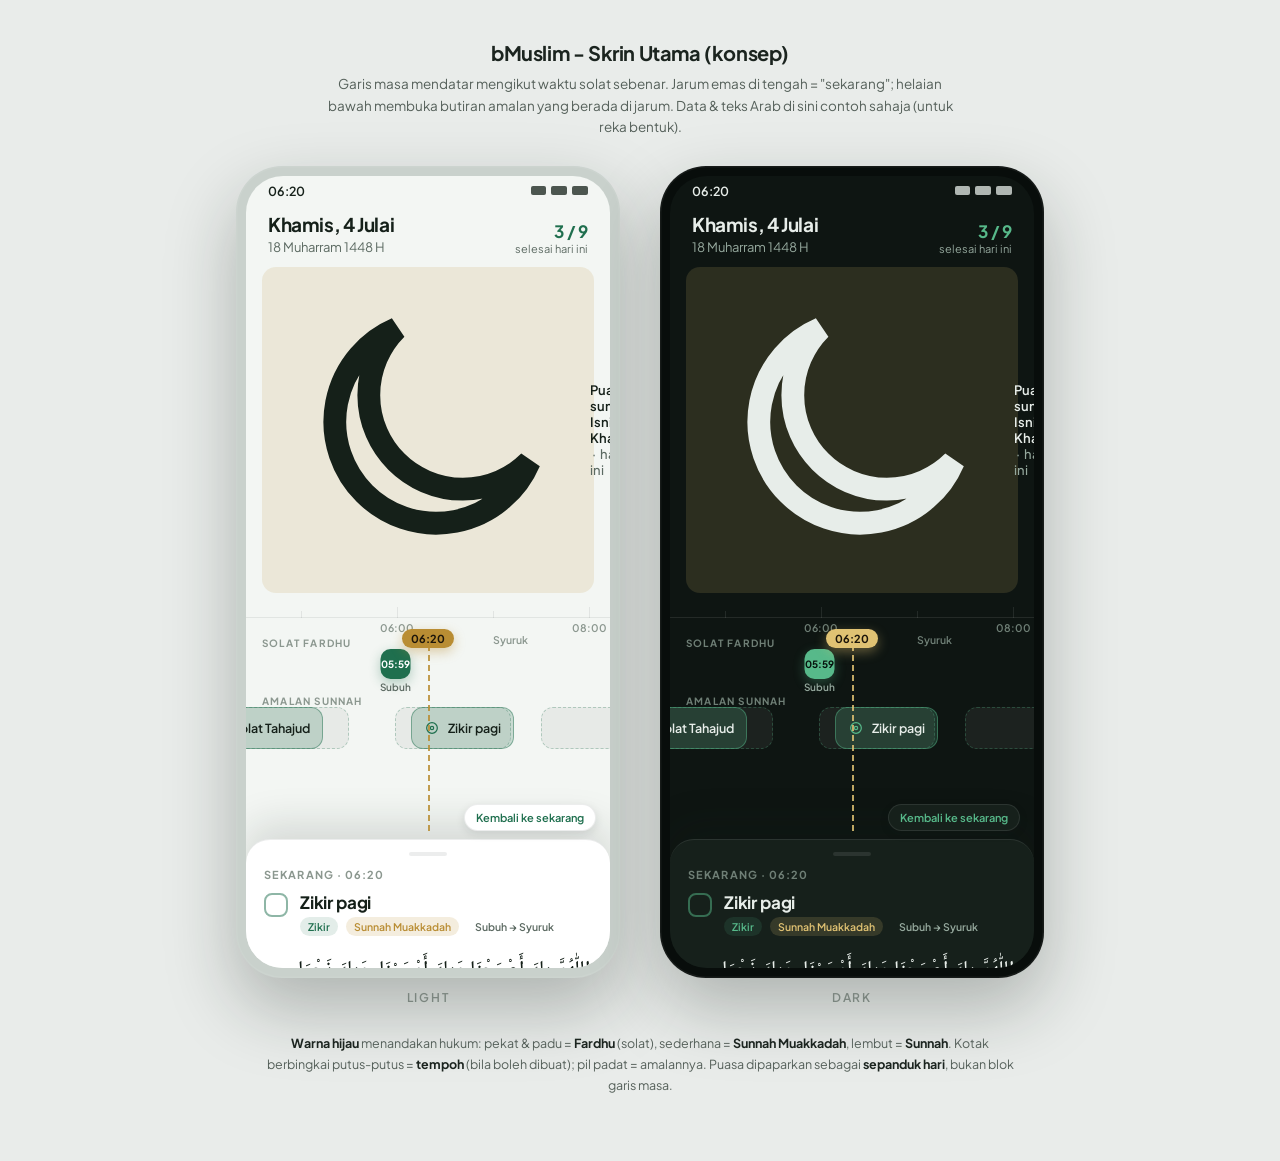
<file: design/home-mockup-v1.html>
<!doctype html>
<html lang="ms">
<head>
<meta charset="utf-8" />
<meta name="viewport" content="width=device-width, initial-scale=1" />
<title>bMuslim - Skrin Utama (konsep)</title>
<link rel="preconnect" href="https://fonts.googleapis.com">
<link rel="preconnect" href="https://fonts.gstatic.com" crossorigin>
<link href="https://fonts.googleapis.com/css2?family=Plus+Jakarta+Sans:wght@400;500;600;700&family=Noto+Naskh+Arabic:wght@500;700&display=swap" rel="stylesheet">
<style>
  /* ---- Studio page ---- */
  :root { color-scheme: light dark; }
  * { box-sizing: border-box; margin: 0; padding: 0; }
  body {
    font-family: "Plus Jakarta Sans", ui-sans-serif, system-ui, sans-serif;
    background: #E9ECEA;
    color: #1b241f;
    padding: 40px 20px 64px;
    display: flex; flex-direction: column; align-items: center; gap: 28px;
  }
  .page-head { text-align: center; max-width: 640px; }
  .page-head h1 { font-size: 20px; font-weight: 700; letter-spacing: -0.02em; }
  .page-head p { margin-top: 8px; font-size: 13.5px; line-height: 1.6; color: #55605a; }
  .stage { display: flex; gap: 40px; flex-wrap: wrap; justify-content: center; align-items: flex-start; }
  figure { display: flex; flex-direction: column; align-items: center; gap: 12px; }
  figcaption { font-size: 12px; font-weight: 600; letter-spacing: 0.14em; text-transform: uppercase; color: #7b857f; }

  /* ---- Phone frame ---- */
  .device {
    width: 384px; height: 812px;
    border-radius: 46px;
    padding: 10px;
    background: var(--frame);
    box-shadow: 0 30px 70px rgba(20,32,26,0.28), inset 0 0 0 1.5px rgba(255,255,255,0.06);
  }
  .screen {
    position: relative; width: 100%; height: 100%;
    border-radius: 37px; overflow: hidden;
    background: var(--bg); color: var(--text);
    display: flex; flex-direction: column;
  }

  /* ---- Theme tokens ---- */
  .theme-light {
    --frame:#c9d1cc; --bg:#F3F6F3; --surface:#ffffff; --elevated:#ffffff;
    --text:#152019; --muted:#5c6a62; --faint:#8b978f;
    --line: rgba(21,32,25,0.08);
    --accent:#1f6f4e; --accent-rgb:31,111,78; --on-accent:#ffffff;
    --gold:#b98d33; --gold-rgb:185,141,51;
    --sheet:#ffffff; --track: rgba(21,32,25,0.05);
  }
  .theme-dark {
    --frame:#080d0b; --bg:#0E1512; --surface:#16201B; --elevated:#1c2a23;
    --text:#E7EDE9; --muted:#95a89d; --faint:#6f7f76;
    --line: rgba(255,255,255,0.09);
    --accent:#57b98a; --accent-rgb:87,185,138; --on-accent:#06110c;
    --gold:#e0c273; --gold-rgb:224,194,115;
    --sheet:#16201B; --track: rgba(255,255,255,0.06);
  }

  /* ---- Status bar ---- */
  .statusbar {
    height: 30px; flex: 0 0 auto;
    display:flex; align-items:center; justify-content:space-between;
    padding: 0 22px; font-size: 12.5px; font-weight: 600; color: var(--text);
  }
  .statusbar .dots { display:flex; gap:5px; align-items:center; opacity:0.75; }
  .statusbar .dots i { width:16px; height:9px; border-radius:2px; background: currentColor; display:inline-block; }
  .statusbar .dots i.sig { width:15px; }

  /* ---- Date bar ---- */
  .datebar {
    flex: 0 0 auto; padding: 6px 22px 12px;
    display:flex; align-items:flex-end; justify-content:space-between;
  }
  .datebar .greg { font-size: 19px; font-weight: 700; letter-spacing:-0.02em; }
  .datebar .hijri { font-size: 13px; color: var(--muted); margin-top: 3px; }
  .datebar .prog {
    text-align:right; font-size: 11px; color: var(--muted);
  }
  .datebar .prog b { display:block; font-size: 17px; font-weight:700; color: var(--accent); letter-spacing:-0.01em; }

  /* ---- Day banner ---- */
  .daybanner {
    flex:0 0 auto; margin: 0 16px 4px;
    display:flex; align-items:center; gap:10px;
    padding: 11px 14px; border-radius: 14px;
    background: rgba(var(--gold-rgb), 0.14);
    color: var(--text);
    font-size: 13px; font-weight: 600;
  }
  .daybanner svg { flex:0 0 auto; }
  .daybanner span.sub { color: var(--muted); font-weight: 500; }

  /* ---- Timeline ---- */
  .timeline { position: relative; flex: 0 0 auto; height: 236px; margin-top: 6px; }
  .tl-scroll { position:absolute; inset:0; overflow-x: auto; overflow-y:hidden; scrollbar-width: none; }
  .tl-scroll::-webkit-scrollbar { display:none; }
  .tl-track { position: relative; height: 100%; }

  .tl-axis { position:absolute; top: 14px; left:0; right:0; height: 1px; background: var(--line); }
  .tick { position:absolute; top: 8px; width:1px; height: 7px; background: var(--line); }
  .tick.major { height: 11px; top: 4px; }
  .tick-label { position:absolute; top: 18px; transform: translateX(-50%); font-size: 10.5px; color: var(--faint); font-weight:600; white-space:nowrap; }

  .lane { position: absolute; left:0; right:0; }
  .lane-prayer { top: 46px; height: 44px; }
  .lane-deed   { top: 104px; height: 96px; }

  /* prayer marker (fardh, base lane) */
  .prayer {
    position:absolute; top: 0; height: 44px; min-width: 30px;
    display:flex; flex-direction:column; align-items:center; justify-content:center; gap:2px;
    transform: translateX(-50%);
  }
  .prayer .dot {
    width: 30px; height: 30px; border-radius: 10px;
    background: var(--accent); color: var(--on-accent);
    display:flex; align-items:center; justify-content:center;
    font-size: 10px; font-weight: 700; box-shadow: 0 4px 12px rgba(var(--accent-rgb),0.32);
  }
  .prayer .plabel { font-size: 10px; font-weight:600; color: var(--muted); white-space:nowrap; }

  /* windowed deed: faint window track + act pill */
  .window {
    position:absolute; height: 42px; border-radius: 12px;
    background: var(--track);
    border: 1px dashed rgba(var(--accent-rgb), 0.28);
  }
  .act {
    position:absolute; height: 42px; padding: 0 12px; border-radius: 12px;
    display:flex; align-items:center; gap:8px; white-space:nowrap;
    transform: translateX(0);
  }
  .act.r-muakkadah { background: rgba(var(--accent-rgb),0.20); border:1px solid rgba(var(--accent-rgb),0.45); color: var(--text); }
  .act.r-sunnah    { background: rgba(var(--accent-rgb),0.11); border:1px solid rgba(var(--accent-rgb),0.24); color: var(--text); }
  .act .ic { width:16px; height:16px; color: var(--accent); flex:0 0 auto; }
  .act .t { font-size: 12.5px; font-weight: 600; }
  .act .ty { font-size: 10px; font-weight:600; color: var(--muted); }

  .lane-tag { position:absolute; left: 16px; font-size:10px; font-weight:700; letter-spacing:0.12em; text-transform:uppercase; color: var(--faint); }
  .lane-tag.p { top: 34px; }
  .lane-tag.d { top: 92px; }

  /* needle overlay */
  .needle { position:absolute; top: 30px; bottom: 8px; left: 50%; width: 0; pointer-events:none; }
  .needle::before {
    content:""; position:absolute; top: 12px; bottom: 0; left: 0;
    border-left: 2px dashed rgba(var(--gold-rgb), 0.85);
  }
  .needle-chip {
    position:absolute; top: -4px; left: 50%; transform: translateX(-50%);
    background: var(--gold); color: #1c150a;
    font-size: 11px; font-weight: 700; padding: 3px 9px; border-radius: 999px;
    box-shadow: 0 4px 12px rgba(var(--gold-rgb),0.4);
  }
  .now-btn {
    position:absolute; right: 14px; bottom: 8px;
    font-family: inherit; font-size: 11px; font-weight:600;
    color: var(--accent); background: var(--surface);
    border: 1px solid var(--line); border-radius: 999px; padding: 6px 11px;
    box-shadow: 0 3px 10px rgba(20,32,26,0.10);
  }

  /* ---- Bottom sheet ---- */
  .sheet {
    margin-top: auto; flex: 0 0 auto;
    background: var(--sheet);
    border-top-left-radius: 24px; border-top-right-radius: 24px;
    box-shadow: 0 -14px 40px rgba(20,32,26,0.14);
    padding: 8px 18px 14px;
    border-top: 1px solid var(--line);
  }
  .grip { width: 38px; height: 4px; border-radius: 999px; background: var(--line); margin: 4px auto 12px; }
  .sheet-when { font-size: 11px; font-weight:700; letter-spacing:0.1em; text-transform:uppercase; color: var(--faint); margin-bottom: 10px; }
  .deed-top { display:flex; align-items:flex-start; gap:12px; }
  .check {
    width: 24px; height: 24px; border-radius: 8px; flex:0 0 auto; margin-top:2px;
    border: 2px solid rgba(var(--accent-rgb),0.5); background: transparent;
  }
  .deed-h { flex:1; }
  .deed-h .title { font-size: 17px; font-weight: 700; letter-spacing:-0.01em; }
  .deed-h .meta { margin-top: 4px; display:flex; gap:8px; flex-wrap:wrap; align-items:center; }
  .pill { font-size: 10.5px; font-weight:600; padding: 3px 8px; border-radius: 999px; }
  .pill.type { background: rgba(var(--accent-rgb),0.12); color: var(--accent); }
  .pill.rule { background: rgba(var(--gold-rgb),0.16); color: var(--gold); }
  .pill.time { color: var(--muted); }

  .arabic {
    font-family: "Noto Naskh Arabic", serif; direction: rtl;
    font-size: 21px; line-height: 2; color: var(--text);
    margin: 14px 2px 8px; font-weight: 500;
  }
  .translation { font-size: 13.5px; line-height: 1.6; color: var(--muted); margin-bottom: 12px; }
  .citation {
    display:flex; align-items:center; gap:8px;
    font-size: 12px; font-weight: 600; color: var(--accent);
    padding-top: 12px; border-top: 1px solid var(--line);
  }
  .citation .grade { color: var(--muted); font-weight:500; }
  .citation .lnk { margin-left:auto; display:flex; align-items:center; gap:4px; color: var(--accent); }

  .sheet-next {
    margin-top: 14px; display:flex; align-items:center; justify-content:space-between;
    font-size: 12.5px; color: var(--muted);
  }
  .sheet-next b { color: var(--text); font-weight:600; }

  /* ---- Tab bar ---- */
  .tabbar {
    flex:0 0 auto; display:flex; justify-content:space-around; align-items:center;
    height: 62px; border-top: 1px solid var(--line); background: var(--surface);
    padding-bottom: 6px;
  }
  .tab { display:flex; flex-direction:column; align-items:center; gap:3px; font-size: 10.5px; font-weight:600; color: var(--faint); }
  .tab.active { color: var(--accent); }
  .tab .tdot { width: 5px; height:5px; border-radius:999px; background: currentColor; opacity: 0; }
  .tab.active .tdot { opacity: 1; }

  .legend { max-width: 760px; font-size: 12.5px; color:#55605a; line-height:1.7; text-align:center; }
  .legend b { color:#1b241f; }
</style>
</head>
<body>
  <div class="page-head">
    <h1>bMuslim - Skrin Utama (konsep)</h1>
    <p>Garis masa mendatar mengikut waktu solat sebenar. Jarum emas di tengah = "sekarang"; helaian bawah membuka butiran amalan yang berada di jarum. Data &amp; teks Arab di sini contoh sahaja (untuk reka bentuk).</p>
  </div>

  <div class="stage">
    <figure><div class="device theme-light"><div class="screen" id="screen-light"></div></div><figcaption>Light</figcaption></figure>
    <figure><div class="device theme-dark"><div class="screen" id="screen-dark"></div></div><figcaption>Dark</figcaption></figure>
  </div>

  <p class="legend">
    <b>Warna hijau</b> menandakan hukum: pekat &amp; padu = <b>Fardhu</b> (solat), sederhana = <b>Sunnah Muakkadah</b>, lembut = <b>Sunnah</b>.
    Kotak berbingkai putus-putus = <b>tempoh</b> (bila boleh dibuat); pil padat = amalannya. Puasa dipaparkan sebagai <b>sepanduk hari</b>, bukan blok garis masa.
  </p>

<script>
  const PPH = 96;             // pixels per hour
  const DAY_START = 3.0;      // 03:00
  const DAY_END = 23.5;       // 23:30
  const NOW = 6.333;         // 06:20
  const x = h => (h - DAY_START) * PPH;
  const fmt = h => {
    const hh = Math.floor(h), mm = Math.round((h-hh)*60);
    return String(hh).padStart(2,'0') + ":" + String(mm).padStart(2,'0');
  };

  const prayers = [
    {n:"Subuh", t:5.983}, {n:"Zohor", t:13.35}, {n:"Asar", t:16.75},
    {n:"Maghrib", t:19.483}, {n:"Isyak", t:20.7},
  ];
  const boundaries = [{n:"Syuruk", t:7.183}];
  const deeds = [
    {title:"Solat Tahajud", type:"Solat", rule:"muakkadah", start:3.5,  end:5.5,   act:3.9},
    {title:"Zikir pagi",    type:"Zikir", rule:"muakkadah", start:5.983,end:7.183, act:6.15},
    {title:"Solat Dhuha",   type:"Solat", rule:"sunnah",    start:7.5,  end:13.35, act:8.4},
    {title:"Zikir petang",  type:"Zikir", rule:"muakkadah", start:16.75,end:19.483,act:17.1},
    {title:"Al-Mulk",       type:"Quran", rule:"sunnah",    start:20.7, end:23.0,  act:21.9},
  ];

  const icons = {
    moon: '<svg class="ic" viewBox="0 0 24 24" fill="none" stroke="currentColor" stroke-width="1.8"><path d="M20 14.5A8 8 0 1 1 9.5 4a6.2 6.2 0 0 0 10.5 10.5Z"/></svg>',
    salat:'<svg class="ic" viewBox="0 0 24 24" fill="none" stroke="currentColor" stroke-width="1.8"><path d="M12 3v6"/><path d="M6 21v-6a6 6 0 0 1 12 0v6"/></svg>',
    zikir:'<svg class="ic" viewBox="0 0 24 24" fill="none" stroke="currentColor" stroke-width="1.8"><circle cx="12" cy="12" r="8"/><circle cx="12" cy="12" r="2.5"/></svg>',
    quran:'<svg class="ic" viewBox="0 0 24 24" fill="none" stroke="currentColor" stroke-width="1.8"><path d="M4 5.5A2.5 2.5 0 0 1 6.5 3H20v15H6.5A2.5 2.5 0 0 0 4 20.5Z"/><path d="M12 6v9"/></svg>',
    link: '<svg viewBox="0 0 24 24" width="14" height="14" fill="none" stroke="currentColor" stroke-width="1.9"><path d="M10 13a5 5 0 0 0 7 0l2-2a5 5 0 0 0-7-7l-1 1"/><path d="M14 11a5 5 0 0 0-7 0l-2 2a5 5 0 0 0 7 7l1-1"/></svg>',
  };
  const typeIcon = t => t==="Zikir"?icons.zikir : t==="Quran"?icons.quran : icons.salat;

  function buildTrack() {
    const trackW = (DAY_END - DAY_START) * PPH;
    let ticks = "";
    for (let h = Math.ceil(DAY_START); h <= DAY_END; h++) {
      const major = h % 2 === 0;
      ticks += `<div class="tick ${major?'major':''}" style="left:${x(h)}px"></div>`;
      if (major) ticks += `<div class="tick-label" style="left:${x(h)}px">${String(h).padStart(2,'0')}:00</div>`;
    }
    const prayerEls = prayers.map(p =>
      `<div class="prayer" style="left:${x(p.t)}px">
         <div class="dot">${fmt(p.t).slice(0,5)}</div>
         <div class="plabel">${p.n}</div>
       </div>`).join("");
    const boundEls = boundaries.map(b =>
      `<div class="tick-label" style="left:${x(b.t)}px; top:30px; color:var(--faint)">${b.n}</div>`).join("");
    const deedEls = deeds.map(d => {
      const wx = x(d.start), ww = (d.end-d.start)*PPH;
      const label = `${d.title}`;
      return `<div class="window" style="left:${wx}px; width:${ww}px"></div>
              <div class="act r-${d.rule}" style="left:${x(d.act)}px">
                ${typeIcon(d.type)}<span class="t">${label}</span>
              </div>`;
    }).join("");

    return `<div class="tl-track" style="width:${trackW}px">
        <div class="tl-axis"></div>
        ${ticks}${boundEls}
        <div class="lane lane-prayer">${prayerEls}</div>
        <div class="lane lane-deed">${deedEls}</div>
      </div>`;
  }

  function screenHTML() {
    return `
    <div class="statusbar"><span>${fmt(NOW)}</span>
      <span class="dots"><i class="sig"></i><i></i><i></i></span></div>

    <header class="datebar">
      <div>
        <div class="greg">Khamis, 4 Julai</div>
        <div class="hijri">18 Muharram 1448 H</div>
      </div>
      <div class="prog"><b>3 / 9</b>selesai hari ini</div>
    </header>

    <div class="daybanner">
      ${icons.moon}
      <div>Puasa sunat Isnin &amp; Khamis <span class="sub">&nbsp;·&nbsp; hari ini</span></div>
    </div>

    <section class="timeline">
      <span class="lane-tag p">Solat fardhu</span>
      <span class="lane-tag d">Amalan sunnah</span>
      <div class="tl-scroll">${buildTrack()}</div>
      <div class="needle"><span class="needle-chip">${fmt(NOW)}</span></div>
      <button class="now-btn">Kembali ke sekarang</button>
    </section>

    <section class="sheet">
      <div class="grip"></div>
      <div class="sheet-when">Sekarang · ${fmt(NOW)}</div>
      <div class="deed-top">
        <div class="check"></div>
        <div class="deed-h">
          <div class="title">Zikir pagi</div>
          <div class="meta">
            <span class="pill type">Zikir</span>
            <span class="pill rule">Sunnah Muakkadah</span>
            <span class="pill time">Subuh &rarr; Syuruk</span>
          </div>
        </div>
      </div>
      <div class="arabic">اللّٰهُمَّ بِكَ أَصْبَحْنَا وَبِكَ أَمْسَيْنَا، وَبِكَ نَحْيَا وَبِكَ نَمُوتُ وَإِلَيْكَ النُّشُور</div>
      <div class="translation">"Ya Allah, dengan-Mu kami memasuki waktu pagi, dan dengan-Mu kami memasuki waktu petang; dengan-Mu kami hidup dan dengan-Mu kami mati, dan kepada-Mu tempat kembali."</div>
      <div class="citation">Abu Dawud 5068 <span class="grade">· hasan</span>
        <span class="lnk">Lihat sumber ${icons.link}</span></div>
      <div class="sheet-next">Seterusnya <span><b>07:30</b> &nbsp;Solat Dhuha</span></div>
    </section>

    <nav class="tabbar">
      <div class="tab active"><span>Hari ini</span><span class="tdot"></span></div>
      <div class="tab"><span>Perancang</span><span class="tdot"></span></div>
      <div class="tab"><span>Tetapan</span><span class="tdot"></span></div>
    </nav>`;
  }

  ["screen-light","screen-dark"].forEach(id => {
    const el = document.getElementById(id);
    el.innerHTML = screenHTML();
    // centre the timeline on "now"
    const scroll = el.querySelector(".tl-scroll");
    const centre = scroll.clientWidth / 2;
    scroll.scrollLeft = x(NOW) - centre;
  });
</script>
</body>
</html>
</file>
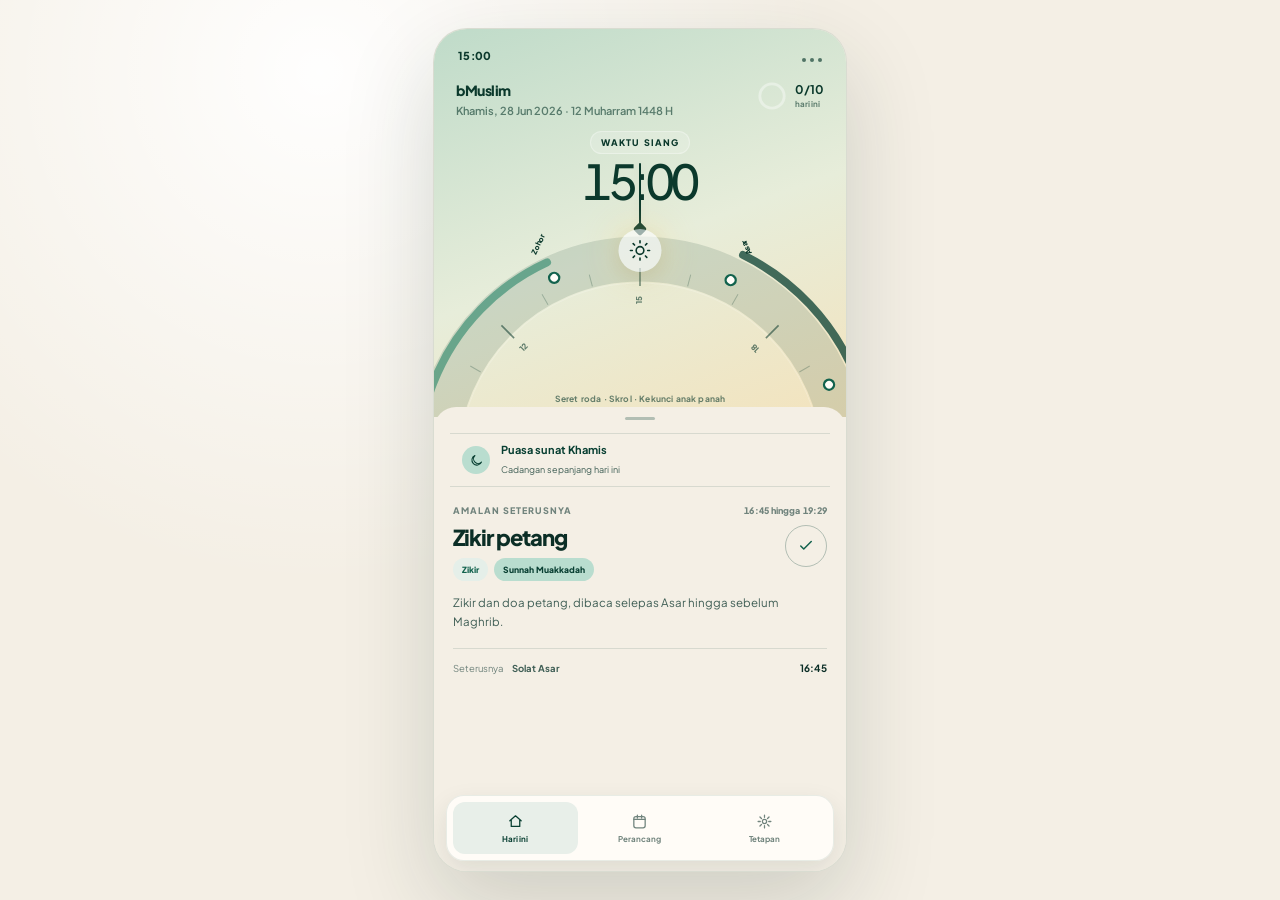
<file: design/home-mockup-v3.html>
<!doctype html>
<!--
  Visual reference: https://getdesign.md/starbucks/design-md
  Adapted for bMuslim: four-tier green hierarchy, warm canvas, full-pill actions,
  12px control radii, restrained gold, and low-alpha layered depth.
-->
<html lang="ms">
<head>
  <meta charset="utf-8">
  <meta name="viewport" content="width=device-width, initial-scale=1, viewport-fit=cover">
  <meta name="description" content="Konsep roda waktu bMuslim untuk amalan harian">
  <title>bMuslim · Roda Hari</title>
  <link rel="preconnect" href="https://fonts.googleapis.com">
  <link rel="preconnect" href="https://fonts.gstatic.com" crossorigin>
  <link href="https://fonts.googleapis.com/css2?family=Noto+Naskh+Arabic:wght@500;700&family=Plus+Jakarta+Sans:wght@400;500;600;700;800&display=swap" rel="stylesheet">
  <style>
    :root {
      color-scheme: light;
      --ink: #0b2e26;
      --ink-soft: #3f5e55;
      --ink-faint: #71847d;
      --canvas: #f4efe5;
      --surface: #fffdf8;
      --forest: #083f32;
      --pine: #12624d;
      --leaf: #238467;
      --mint: #b9ddcf;
      --sun: #f4b95f;
      --line: rgba(8, 63, 50, .12);
      --line-strong: rgba(8, 63, 50, .28);
      --sky-a: #edd5b4;
      --sky-b: #f7ead5;
      --sky-c: #e8eee6;
      --hero-ink: #0b2e26;
      --hero-muted: rgba(11, 46, 38, .62);
      --glow: rgba(244, 185, 95, .42);
      --ring: rgba(8, 63, 50, .13);
      --shadow: 0 12px 36px rgba(25, 45, 37, .09);
      --ease: cubic-bezier(.2, .75, .2, 1);
    }

    * { box-sizing: border-box; }

    html, body { min-height: 100%; }

    body {
      margin: 0;
      font-family: "Plus Jakarta Sans", system-ui, sans-serif;
      color: var(--ink);
      background:
        radial-gradient(circle at 25% 8%, rgba(255,255,255,.95), transparent 32rem),
        var(--canvas);
      -webkit-font-smoothing: antialiased;
    }

    button { font: inherit; }

    .studio {
      min-height: 100dvh;
      display: grid;
      place-items: center;
      padding: 28px;
    }

    .phone {
      width: min(100%, 414px);
      height: min(890px, calc(100dvh - 56px));
      min-height: 720px;
      overflow: hidden;
      position: relative;
      display: flex;
      flex-direction: column;
      border: 1px solid rgba(8,63,50,.11);
      border-radius: 34px;
      background: var(--canvas);
      box-shadow: 0 34px 90px rgba(25, 45, 37, .17);
      isolation: isolate;
    }

    .top {
      position: relative;
      height: 388px;
      flex: 0 0 388px;
      overflow: hidden;
      color: var(--hero-ink);
      background: linear-gradient(160deg, var(--sky-a), var(--sky-b) 54%, var(--sky-c));
      transition: background 520ms var(--ease), color 420ms var(--ease);
    }

    .top::before {
      content: "";
      position: absolute;
      inset: 0;
      pointer-events: none;
      opacity: .2;
      background-image: url("data:image/svg+xml,%3Csvg viewBox='0 0 180 180' xmlns='http://www.w3.org/2000/svg'%3E%3Cfilter id='n'%3E%3CfeTurbulence type='fractalNoise' baseFrequency='.9' numOctaves='2' stitchTiles='stitch'/%3E%3C/filter%3E%3Crect width='100%25' height='100%25' filter='url(%23n)' opacity='.16'/%3E%3C/svg%3E");
      mix-blend-mode: soft-light;
    }

    .status {
      position: relative;
      z-index: 8;
      height: 38px;
      display: flex;
      align-items: end;
      justify-content: space-between;
      padding: 0 24px 5px;
      font-size: 11px;
      font-weight: 800;
      letter-spacing: .03em;
    }

    .status-icons { display: flex; gap: 4px; align-items: center; }
    .status-icons i { width: 4px; height: 4px; border-radius: 50%; background: currentColor; opacity: .66; }

    .head {
      position: relative;
      z-index: 8;
      display: flex;
      justify-content: space-between;
      align-items: flex-start;
      padding: 14px 22px 0;
    }

    .brand {
      font-size: 14px;
      font-weight: 800;
      letter-spacing: -.03em;
    }

    .date { margin-top: 5px; font-size: 11px; font-weight: 600; color: var(--hero-muted); }

    .progress {
      display: grid;
      grid-template-columns: 30px auto;
      align-items: center;
      gap: 8px;
      color: var(--hero-ink);
    }

    .progress-ring { width: 30px; height: 30px; transform: rotate(-90deg); }
    .progress-ring circle { fill: none; stroke-width: 3; }
    .progress-ring .track { stroke: rgba(255,255,255,.38); }
    .progress-ring .value { stroke: currentColor; stroke-linecap: round; transition: stroke-dashoffset 240ms var(--ease); }
    .progress-copy b { display: block; font-size: 12px; line-height: 1; }
    .progress-copy span { display: block; margin-top: 3px; font-size: 8px; font-weight: 700; color: var(--hero-muted); }

    .time-readout {
      position: relative;
      z-index: 8;
      text-align: center;
      margin-top: 12px;
      pointer-events: none;
    }

    .daypart {
      display: inline-flex;
      align-items: center;
      gap: 6px;
      min-height: 23px;
      padding: 0 10px;
      border: 1px solid rgba(255,255,255,.32);
      border-radius: 50px;
      background: rgba(255,255,255,.18);
      font-size: 9px;
      font-weight: 800;
      letter-spacing: .12em;
      text-transform: uppercase;
    }

    .time {
      margin-top: 3px;
      font-size: clamp(38px, 11vw, 48px);
      line-height: 1;
      font-weight: 500;
      letter-spacing: -.07em;
      font-variant-numeric: tabular-nums;
    }

    .wheel-zone {
      position: absolute;
      z-index: 3;
      left: 0;
      right: 0;
      bottom: 0;
      height: 266px;
      outline: none;
      cursor: grab;
      touch-action: pan-y;
      user-select: none;
    }

    .wheel-zone.dragging { cursor: grabbing; }

    .dial-wrap {
      position: absolute;
      width: 540px;
      height: 540px;
      left: 50%;
      top: 43px;
      transform: translateX(-50%);
    }

    #dial { width: 100%; height: 100%; overflow: visible; }
    #dial-rotor { transform-origin: 270px 270px; transition: transform 110ms linear; }
    .dragging #dial-rotor { transition: none; }
    .ring-base { fill: none; stroke: var(--ring); stroke-width: 45; }
    .ring-inner { fill: none; stroke: rgba(255,255,255,.2); stroke-width: 1; }
    .hour-tick { stroke: var(--hero-ink); opacity: .25; stroke-width: 1; }
    .hour-tick.major { opacity: .56; stroke-width: 1.6; }
    .hour-label { fill: var(--hero-ink); opacity: .62; font-size: 8px; font-weight: 800; text-anchor: middle; dominant-baseline: middle; }
    .prayer-dot { fill: var(--surface); stroke: var(--pine); stroke-width: 2.4; }
    .prayer-label { fill: var(--hero-ink); font-size: 7.4px; font-weight: 800; text-anchor: middle; dominant-baseline: middle; }
    .deed-window { fill: none; stroke-linecap: round; stroke-width: 8; opacity: .75; }
    .deed-window.muakkadah { stroke: var(--forest); }
    .deed-window.sunnah { stroke: var(--leaf); opacity: .58; }

    .pointer {
      position: absolute;
      z-index: 6;
      left: 50%;
      top: 12px;
      width: 2px;
      height: 66px;
      transform: translateX(-50%);
      border-radius: 2px;
      background: var(--hero-ink);
      box-shadow: 0 2px 10px rgba(0,0,0,.1);
    }

    .pointer::after {
      content: "";
      position: absolute;
      bottom: -5px;
      left: 50%;
      width: 10px;
      height: 10px;
      transform: translateX(-50%) rotate(45deg);
      border-radius: 2px;
      background: var(--hero-ink);
    }

    .celestial {
      position: absolute;
      z-index: 7;
      left: 50%;
      top: 78px;
      width: 43px;
      height: 43px;
      transform: translateX(-50%);
      display: grid;
      place-items: center;
      border-radius: 50%;
      color: var(--hero-ink);
      background: rgba(255,255,255,.6);
      box-shadow: 0 0 36px var(--glow), 0 6px 18px rgba(0,0,0,.08);
      transition: background 420ms var(--ease), box-shadow 420ms var(--ease);
    }

    .celestial svg { width: 23px; height: 23px; }

    .wheel-help {
      position: absolute;
      z-index: 8;
      left: 50%;
      bottom: 13px;
      transform: translateX(-50%);
      margin: 0;
      white-space: nowrap;
      font-size: 8.5px;
      font-weight: 700;
      letter-spacing: .02em;
      color: var(--hero-muted);
    }

    .now-button {
      position: absolute;
      z-index: 9;
      right: 18px;
      bottom: 35px;
      min-height: 34px;
      padding: 0 13px;
      border: 1px solid rgba(255,255,255,.42);
      border-radius: 50px;
      color: var(--hero-ink);
      background: rgba(255,255,255,.6);
      box-shadow: 0 5px 16px rgba(0,0,0,.06);
      font-size: 9px;
      font-weight: 800;
      cursor: pointer;
      transition: opacity 180ms ease, transform 180ms ease;
    }

    .now-button[hidden] { display: block; opacity: 0; transform: translateY(5px); pointer-events: none; }

    .content {
      position: relative;
      z-index: 5;
      flex: 1;
      min-height: 0;
      overflow-y: auto;
      padding: 0 16px 102px;
      background: var(--canvas);
      border-radius: 22px 22px 0 0;
      margin-top: -10px;
      scrollbar-width: none;
    }

    .content::-webkit-scrollbar { display: none; }

    .grip { width: 30px; height: 3px; margin: 10px auto 13px; border-radius: 3px; background: var(--line-strong); }

    .day-banner {
      display: flex;
      align-items: center;
      gap: 11px;
      min-height: 48px;
      padding: 9px 12px;
      border-top: 1px solid var(--line);
      border-bottom: 1px solid var(--line);
      color: var(--forest);
    }

    .day-banner .icon { width: 28px; height: 28px; display: grid; place-items: center; border-radius: 50%; background: var(--mint); }
    .day-banner svg { width: 15px; }
    .day-banner b { display: block; font-size: 11px; }
    .day-banner span { font-size: 9px; color: var(--ink-soft); }

    .detail { padding: 18px 3px 4px; }

    .detail-kicker {
      display: flex;
      align-items: center;
      justify-content: space-between;
      font-size: 9px;
      font-weight: 800;
      color: var(--ink-faint);
      letter-spacing: .11em;
      text-transform: uppercase;
    }

    .window-time { font-variant-numeric: tabular-nums; letter-spacing: .01em; text-transform: none; }

    .deed-head {
      display: grid;
      grid-template-columns: 1fr auto;
      gap: 14px;
      align-items: start;
      padding: 9px 0 13px;
    }

    .deed-title { margin: 0; max-width: 280px; font-size: 22px; line-height: 1.17; font-weight: 800; letter-spacing: -.045em; }
    .deed-meta { margin-top: 7px; display: flex; gap: 6px; flex-wrap: wrap; }

    .chip {
      min-height: 23px;
      display: inline-flex;
      align-items: center;
      padding: 0 9px;
      border-radius: 50px;
      background: #e5efe9;
      color: var(--pine);
      font-size: 8.5px;
      font-weight: 800;
    }

    .chip.rule { background: var(--mint); color: var(--forest); }

    .complete {
      width: 42px;
      height: 42px;
      border: 1px solid var(--line-strong);
      border-radius: 50%;
      display: grid;
      place-items: center;
      color: var(--pine);
      background: transparent;
      cursor: pointer;
      transition: background 180ms ease, color 180ms ease, transform 180ms ease;
    }

    .complete:hover { transform: scale(1.04); }
    .complete.done { color: white; background: var(--pine); border-color: var(--pine); }
    .complete svg { width: 18px; }

    .description { margin: 0; color: var(--ink-soft); font-size: 11.5px; line-height: 1.65; }

    .sacred {
      margin: 13px 0 0;
      padding: 14px 15px 12px;
      border: 1px solid var(--line);
      border-radius: 12px;
      background: var(--surface);
      box-shadow: 0 5px 18px rgba(25,45,37,.045);
    }

    .arabic { margin: 0; direction: rtl; text-align: right; font-family: "Noto Naskh Arabic", serif; font-size: 20px; line-height: 1.9; color: var(--forest); }
    .translation { margin: 8px 0 0; padding-top: 10px; border-top: 1px solid var(--line); font-size: 10.5px; line-height: 1.65; color: var(--ink-soft); }
    .citation { margin-top: 10px; display: flex; align-items: center; justify-content: space-between; gap: 12px; font-size: 9px; font-weight: 700; color: var(--ink-soft); }
    .grade { padding: 4px 8px; border-radius: 50px; background: var(--mint); color: var(--forest); font-weight: 800; }

    .next-line {
      display: grid;
      grid-template-columns: auto 1fr auto;
      gap: 9px;
      align-items: center;
      margin-top: 16px;
      padding-top: 13px;
      border-top: 1px solid var(--line);
      font-size: 9.5px;
      color: var(--ink-faint);
    }

    .next-line b { color: var(--ink); font-size: 10px; }
    .next-line .next-title { color: var(--ink-soft); font-weight: 700; }

    .nav {
      position: absolute;
      z-index: 15;
      left: 12px;
      right: 12px;
      bottom: 10px;
      height: 66px;
      display: grid;
      grid-template-columns: repeat(3, 1fr);
      padding: 6px;
      border: 1px solid rgba(8,63,50,.09);
      border-radius: 18px;
      background: rgba(255,253,248,.94);
      box-shadow: 0 10px 26px rgba(25,45,37,.1);
    }

    .nav button {
      border: 0;
      border-radius: 12px;
      display: flex;
      flex-direction: column;
      align-items: center;
      justify-content: center;
      gap: 4px;
      color: var(--ink-faint);
      background: transparent;
      font-size: 8px;
      font-weight: 700;
    }

    .nav button.active { color: var(--forest); background: #e8efe9; }
    .nav svg { width: 17px; height: 17px; }

    .sr-only {
      position: absolute; width: 1px; height: 1px; padding: 0; margin: -1px;
      overflow: hidden; clip: rect(0,0,0,0); white-space: nowrap; border: 0;
    }

    @media (max-width: 470px) {
      .studio { padding: 0; display: block; }
      .phone { width: 100%; height: 100dvh; min-height: 680px; border: 0; border-radius: 0; box-shadow: none; }
    }

    @media (max-width: 370px) {
      .top { height: 380px; flex-basis: 380px; }
      .head { padding-inline: 17px; }
      .time-readout { margin-top: 8px; }
      .wheel-zone { height: 256px; }
      .dial-wrap { width: 510px; height: 510px; top: 45px; }
      #dial-rotor { transform-origin: 270px 270px; }
      .deed-title { font-size: 20px; }
    }

    @media (prefers-reduced-motion: reduce) {
      *, *::before, *::after { scroll-behavior: auto !important; transition-duration: .01ms !important; animation-duration: .01ms !important; }
    }
  </style>
</head>
<body>
  <main class="studio">
    <article class="phone" aria-label="Mockup skrin utama bMuslim">
      <header class="top" id="top">
        <div class="status"><span id="status-time">15:00</span><span class="status-icons" aria-hidden="true"><i></i><i></i><i></i></span></div>
        <div class="head">
          <div>
            <div class="brand">bMuslim</div>
            <div class="date">Khamis, 28 Jun 2026 · 12 Muharram 1448 H</div>
          </div>
          <div class="progress" aria-label="Kemajuan hari ini">
            <svg class="progress-ring" viewBox="0 0 32 32" aria-hidden="true">
              <circle class="track" cx="16" cy="16" r="13"></circle>
              <circle class="value" id="progress-value" cx="16" cy="16" r="13" stroke-dasharray="81.68" stroke-dashoffset="81.68"></circle>
            </svg>
            <div class="progress-copy"><b id="progress-copy">0/10</b><span>hari ini</span></div>
          </div>
        </div>

        <div class="time-readout" aria-live="polite">
          <div class="daypart" id="daypart">Waktu siang</div>
          <div class="time" id="time">15:00</div>
        </div>

        <div class="wheel-zone" id="wheel-zone" role="slider" tabindex="0" aria-label="Roda waktu 24 jam" aria-valuemin="0" aria-valuemax="1439" aria-valuenow="900" aria-valuetext="15:00">
          <div class="dial-wrap">
            <svg id="dial" viewBox="0 0 540 540" aria-hidden="true">
              <g id="dial-rotor">
                <circle class="ring-base" cx="270" cy="270" r="205"></circle>
                <circle class="ring-inner" cx="270" cy="270" r="181"></circle>
                <g id="deed-arcs"></g>
                <g id="hour-ticks"></g>
                <g id="prayer-marks"></g>
              </g>
            </svg>
          </div>
          <div class="pointer" aria-hidden="true"></div>
          <div class="celestial" id="celestial" aria-hidden="true"></div>
          <p class="wheel-help">Seret roda · Skrol · Kekunci anak panah</p>
          <button class="now-button" id="now-button" type="button" hidden>Kembali ke sekarang</button>
        </div>
      </header>

      <section class="content">
        <div class="grip" aria-hidden="true"></div>
        <div class="day-banner">
          <div class="icon" aria-hidden="true" id="banner-icon"></div>
          <div><b>Puasa sunat Khamis</b><span>Cadangan sepanjang hari ini</span></div>
        </div>

        <section class="detail" aria-live="polite">
          <div class="detail-kicker"><span id="detail-state">Pada penunjuk</span><span class="window-time" id="detail-window"></span></div>
          <div class="deed-head">
            <div>
              <h1 class="deed-title" id="deed-title">Solat Asar</h1>
              <div class="deed-meta"><span class="chip" id="type-chip">Solat</span><span class="chip rule" id="rule-chip">Fardhu</span></div>
            </div>
            <button class="complete" id="complete" type="button" aria-label="Tandai amalan selesai"></button>
          </div>
          <p class="description" id="description"></p>
          <div id="sacred-slot"></div>
          <div class="next-line"><span>Seterusnya</span><span class="next-title" id="next-title"></span><b id="next-time"></b></div>
        </section>
      </section>

      <nav class="nav" aria-label="Navigasi utama">
        <button class="active" type="button" aria-current="page" id="nav-home"></button>
        <button type="button" id="nav-plan"></button>
        <button type="button" id="nav-settings"></button>
      </nav>
    </article>
  </main>

  <script>
    (function () {
      "use strict";

      var icons = {
        sun: '<svg viewBox="0 0 24 24" fill="none" stroke="currentColor" stroke-width="1.7" stroke-linecap="round"><circle cx="12" cy="12" r="4"/><path d="M12 2v2M12 20v2M4.9 4.9l1.4 1.4M17.7 17.7l1.4 1.4M2 12h2M20 12h2M4.9 19.1l1.4-1.4M17.7 6.3l1.4-1.4"/></svg>',
        moon: '<svg viewBox="0 0 24 24" fill="none" stroke="currentColor" stroke-width="1.7" stroke-linecap="round" stroke-linejoin="round"><path d="M20 14.5A8 8 0 1 1 9.5 4 6.2 6.2 0 0 0 20 14.5Z"/></svg>',
        dawn: '<svg viewBox="0 0 24 24" fill="none" stroke="currentColor" stroke-width="1.7" stroke-linecap="round"><path d="M4 17h16M7 17a5 5 0 0 1 10 0M12 5v3M5.6 9l2 2M18.4 9l-2 2"/></svg>',
        check: '<svg viewBox="0 0 24 24" fill="none" stroke="currentColor" stroke-width="2" stroke-linecap="round" stroke-linejoin="round"><path d="m5 12 4 4L19 6"/></svg>',
        home: '<svg viewBox="0 0 24 24" fill="none" stroke="currentColor" stroke-width="1.8" stroke-linecap="round" stroke-linejoin="round"><path d="m4 11 8-7 8 7M6 10v9h12v-9"/></svg><span>Hari ini</span>',
        plan: '<svg viewBox="0 0 24 24" fill="none" stroke="currentColor" stroke-width="1.8" stroke-linecap="round"><rect x="4" y="5" width="16" height="16" rx="3"/><path d="M4 9h16M9 3v4M15 3v4"/></svg><span>Perancang</span>',
        settings: '<svg viewBox="0 0 24 24" fill="none" stroke="currentColor" stroke-width="1.8" stroke-linecap="round"><circle cx="12" cy="12" r="3"/><path d="M12 3v3M12 18v3M3 12h3M18 12h3M5.6 5.6l2.1 2.1M16.3 16.3l2.1 2.1M18.4 5.6l-2.1 2.1M7.7 16.3l-2.1 2.1"/></svg><span>Tetapan</span>'
      };

      var prayers = [
        { id: "subuh", title: "Solat Subuh", short: "Subuh", type: "Solat", rule: "Fardhu", at: 5.983, end: 6.316, description: "Solat fardhu Subuh, dua rakaat sebelum terbit matahari." },
        { id: "zohor", title: "Solat Zohor", short: "Zohor", type: "Solat", rule: "Fardhu", at: 13.35, end: 13.683, description: "Solat fardhu Zohor, empat rakaat." },
        { id: "asar", title: "Solat Asar", short: "Asar", type: "Solat", rule: "Fardhu", at: 16.75, end: 17.083, description: "Solat fardhu Asar, empat rakaat." },
        { id: "maghrib", title: "Solat Maghrib", short: "Maghrib", type: "Solat", rule: "Fardhu", at: 19.483, end: 19.816, description: "Solat fardhu Maghrib, tiga rakaat selepas matahari terbenam." },
        { id: "isyak", title: "Solat Isyak", short: "Isyak", type: "Solat", rule: "Fardhu", at: 20.70, end: 21.033, description: "Solat fardhu Isyak, empat rakaat." }
      ];

      var deeds = [
        { id: "tahajud", title: "Solat Tahajud", type: "Solat", rule: "Sunnah Muakkadah", level: "muakkadah", start: 3.5, end: 5.5, act: 4.2, description: "Solat sunat malam pada sepertiga akhir malam, sebelum masuk waktu Subuh." },
        { id: "zikir-pagi", title: "Zikir pagi", type: "Zikir", rule: "Sunnah Muakkadah", level: "muakkadah", start: 5.983, end: 7.183, act: 6.15, description: "Zikir dan doa pagi, dibaca selepas Subuh hingga Syuruk.", arabic: "اللّٰهُمَّ بِكَ أَصْبَحْنَا وَبِكَ أَمْسَيْنَا، وَبِكَ نَحْيَا وَبِكَ نَمُوتُ وَإِلَيْكَ النُّشُور", translation: "Ya Allah, dengan-Mu kami memasuki waktu pagi, dan dengan-Mu kami memasuki waktu petang; dengan-Mu kami hidup dan dengan-Mu kami mati, dan kepada-Mu tempat kembali.", citation: "Sunan Abu Dawud", grade: "Hasan" },
        { id: "dhuha", title: "Solat Dhuha", type: "Solat", rule: "Sunnah", level: "sunnah", start: 7.5, end: 13.35, act: 8.4, description: "Solat sunat Dhuha, minimum dua rakaat, selepas matahari naik hingga sebelum Zohor." },
        { id: "zikir-petang", title: "Zikir petang", type: "Zikir", rule: "Sunnah Muakkadah", level: "muakkadah", start: 16.75, end: 19.483, act: 17.1, description: "Zikir dan doa petang, dibaca selepas Asar hingga sebelum Maghrib." },
        { id: "al-mulk", title: "Baca Surah Al-Mulk", type: "Quran", rule: "Sunnah", level: "sunnah", start: 20.70, end: 23, act: 21.9, description: "Membaca Surah Al-Mulk sebelum tidur." }
      ];

      var palettes = [
        { max: 5.5, label: "Sepertiga malam", icon: "moon", a: "#071f1b", b: "#0d332a", c: "#15483a", ink: "#f2f6ef", muted: "rgba(242,246,239,.65)", glow: "rgba(184,221,207,.20)", ring: "rgba(185,221,207,.15)" },
        { max: 7.183, label: "Waktu Subuh", icon: "dawn", a: "#cfae88", b: "#efd5af", c: "#dbe3d4", ink: "#153a30", muted: "rgba(21,58,48,.64)", glow: "rgba(255,222,151,.62)", ring: "rgba(21,58,48,.14)" },
        { max: 12, label: "Waktu pagi", icon: "sun", a: "#e7c98e", b: "#f8e5bb", c: "#dcebdc", ink: "#123a2f", muted: "rgba(18,58,47,.63)", glow: "rgba(255,205,95,.58)", ring: "rgba(18,58,47,.13)" },
        { max: 17.5, label: "Waktu siang", icon: "sun", a: "#bfdbc9", b: "#e7edda", c: "#f3e3bd", ink: "#0b392c", muted: "rgba(11,57,44,.61)", glow: "rgba(255,215,124,.46)", ring: "rgba(11,57,44,.13)" },
        { max: 19.75, label: "Waktu senja", icon: "dawn", a: "#b7765d", b: "#dfab7a", c: "#6f8775", ink: "#fff9ec", muted: "rgba(255,249,236,.68)", glow: "rgba(255,190,103,.55)", ring: "rgba(255,249,236,.16)" },
        { max: 24, label: "Waktu malam", icon: "moon", a: "#09251f", b: "#103a30", c: "#1b5343", ink: "#f0f5ee", muted: "rgba(240,245,238,.64)", glow: "rgba(185,221,207,.2)", ring: "rgba(185,221,207,.15)" }
      ];

      var NOW = 15;
      var current = NOW;
      var dragging = false;
      var pointerX = 0;
      var pointerY = 0;
      var dragMode = "pending";
      var done = {};
      var storageKey = "bmuslim-home-v3-done";

      try { done = JSON.parse(localStorage.getItem(storageKey) || "{}"); } catch (e) { done = {}; }

      var $ = function (id) { return document.getElementById(id); };
      var wheel = $("wheel-zone");
      var rotor = $("dial-rotor");
      var circumference = 81.68;

      function fmt(hour) {
        var total = Math.round(hour * 60) % 1440;
        if (total < 0) total += 1440;
        return String(Math.floor(total / 60)).padStart(2, "0") + ":" + String(total % 60).padStart(2, "0");
      }

      function polar(radius, hour) {
        var angle = (hour * 15 - 90) * Math.PI / 180;
        return { x: 270 + radius * Math.cos(angle), y: 270 + radius * Math.sin(angle) };
      }

      function arcPath(radius, start, end) {
        var a = polar(radius, start);
        var b = polar(radius, end);
        var span = ((end - start) + 24) % 24;
        return "M " + a.x.toFixed(2) + " " + a.y.toFixed(2) + " A " + radius + " " + radius + " 0 " + (span > 12 ? 1 : 0) + " 1 " + b.x.toFixed(2) + " " + b.y.toFixed(2);
      }

      function svgEl(name, attrs, text) {
        var el = document.createElementNS("http://www.w3.org/2000/svg", name);
        Object.keys(attrs || {}).forEach(function (key) { el.setAttribute(key, attrs[key]); });
        if (text != null) el.textContent = text;
        return el;
      }

      function buildDial() {
        var tickGroup = $("hour-ticks");
        for (var h = 0; h < 24; h++) {
          var major = h % 3 === 0;
          var p1 = polar(major ? 178 : 184, h);
          var p2 = polar(196, h);
          tickGroup.appendChild(svgEl("line", { x1: p1.x, y1: p1.y, x2: p2.x, y2: p2.y, "class": "hour-tick" + (major ? " major" : "") }));
          if (major) {
            var label = polar(164, h);
            tickGroup.appendChild(svgEl("text", { x: label.x, y: label.y, "class": "hour-label", transform: "rotate(" + (-h * 15) + " " + label.x + " " + label.y + ")" }, String(h).padStart(2, "0")));
          }
        }

        deeds.forEach(function (deed, index) {
          $("deed-arcs").appendChild(svgEl("path", { d: arcPath(222 + (index % 2) * 11, deed.start, deed.end), "class": "deed-window " + deed.level }));
        });

        prayers.forEach(function (prayer) {
          var p = polar(205, prayer.at);
          var label = polar(242, prayer.at);
          $("prayer-marks").appendChild(svgEl("circle", { cx: p.x, cy: p.y, r: 5, "class": "prayer-dot" }));
          $("prayer-marks").appendChild(svgEl("text", { x: label.x, y: label.y, "class": "prayer-label", transform: "rotate(" + (-prayer.at * 15) + " " + label.x + " " + label.y + ")" }, prayer.short));
        });
      }

      function paletteAt(hour) {
        for (var i = 0; i < palettes.length; i++) if (hour < palettes[i].max) return palettes[i];
        return palettes[palettes.length - 1];
      }

      function itemAt(hour) {
        var activeDeeds = deeds.filter(function (d) { return hour >= d.start && hour <= d.end; });
        if (activeDeeds.length) return { item: activeDeeds[0], state: "Boleh diamalkan" };
        var activePrayer = prayers.filter(function (p) { return hour >= p.at && hour <= p.end; });
        if (activePrayer.length) return { item: activePrayer[0], state: "Waktu solat" };
        var all = deeds.concat(prayers).slice().sort(function (a, b) { return (a.start == null ? a.at : a.start) - (b.start == null ? b.at : b.start); });
        var next = all.find(function (item) { return (item.start == null ? item.at : item.start) > hour; }) || all[0];
        return { item: next, state: "Amalan seterusnya" };
      }

      function nextAfter(item, hour) {
        var all = deeds.concat(prayers).filter(function (candidate) { return candidate.id !== item.id; }).map(function (candidate) {
          return { item: candidate, time: candidate.start == null ? candidate.at : candidate.start };
        }).sort(function (a, b) { return a.time - b.time; });
        return all.find(function (entry) { return entry.time > hour + .01; }) || all[0];
      }

      function updateProgress() {
        var total = deeds.length + prayers.length;
        var count = Object.keys(done).filter(function (id) { return done[id]; }).length;
        $("progress-copy").textContent = count + "/" + total;
        $("progress-value").style.strokeDashoffset = circumference * (1 - count / total);
        $("progress-value").parentNode.parentNode.setAttribute("aria-label", "Kemajuan " + count + " daripada " + total);
      }

      function renderDetail(selection) {
        var item = selection.item;
        var start = item.start == null ? item.at : item.start;
        var end = item.end;
        $("detail-state").textContent = selection.state;
        $("detail-window").textContent = fmt(start) + (end != null ? " hingga " + fmt(end) : "");
        $("deed-title").textContent = item.title;
        $("type-chip").textContent = item.type;
        $("rule-chip").textContent = item.rule;
        $("description").textContent = item.description;
        $("complete").classList.toggle("done", !!done[item.id]);
        $("complete").setAttribute("aria-label", done[item.id] ? "Batalkan tanda selesai untuk " + item.title : "Tandai " + item.title + " selesai");
        $("complete").dataset.itemId = item.id;
        $("complete").innerHTML = icons.check;

        if (item.arabic) {
          $("sacred-slot").innerHTML = '<div class="sacred"><p class="arabic">' + item.arabic + '</p><p class="translation">' + item.translation + '</p><div class="citation"><span>' + item.citation + '</span><span class="grade">' + item.grade + '</span></div></div>';
        } else {
          $("sacred-slot").innerHTML = "";
        }

        var next = nextAfter(item, current);
        $("next-title").textContent = next.item.title;
        $("next-time").textContent = fmt(next.time);
      }

      function update(hour) {
        current = ((hour % 24) + 24) % 24;
        var text = fmt(current);
        var palette = paletteAt(current);
        var root = document.documentElement.style;
        root.setProperty("--sky-a", palette.a);
        root.setProperty("--sky-b", palette.b);
        root.setProperty("--sky-c", palette.c);
        root.setProperty("--hero-ink", palette.ink);
        root.setProperty("--hero-muted", palette.muted);
        root.setProperty("--glow", palette.glow);
        root.setProperty("--ring", palette.ring);
        rotor.style.transform = "rotate(" + (-current * 15) + "deg)";
        $("time").textContent = text;
        $("status-time").textContent = text;
        $("daypart").textContent = palette.label;
        $("celestial").innerHTML = icons[palette.icon];
        $("wheel-zone").setAttribute("aria-valuenow", Math.round(current * 60));
        $("wheel-zone").setAttribute("aria-valuetext", text + ", " + palette.label);
        $("now-button").hidden = Math.abs(current - NOW) < .04;
        renderDetail(itemAt(current));
      }

      function moveBy(deltaHours) { update(current + deltaHours); }

      wheel.addEventListener("pointerdown", function (event) {
        dragging = true;
        pointerX = event.clientX;
        pointerY = event.clientY;
        dragMode = "pending";
      });

      wheel.addEventListener("pointermove", function (event) {
        if (!dragging) return;
        var dx = event.clientX - pointerX;
        var dy = event.clientY - pointerY;
        if (dragMode === "pending") {
          if (Math.hypot(dx, dy) < 8) return;
          if (Math.abs(dy) >= Math.abs(dx) * 1.2) { dragging = false; dragMode = "vertical"; return; }
          dragMode = "horizontal";
          wheel.classList.add("dragging");
          wheel.setPointerCapture(event.pointerId);
        }
        if (dragMode !== "horizontal") return;
        pointerX = event.clientX;
        pointerY = event.clientY;
        moveBy(-dx / 22);
      });

      function stopDrag() { dragging = false; dragMode = "pending"; wheel.classList.remove("dragging"); }
      wheel.addEventListener("pointerup", stopDrag);
      wheel.addEventListener("pointercancel", stopDrag);

      wheel.addEventListener("wheel", function (event) {
        event.preventDefault();
        moveBy((event.deltaX || event.deltaY) / 180);
      }, { passive: false });

      wheel.addEventListener("keydown", function (event) {
        var delta = 0;
        if (event.key === "ArrowRight") delta = .25;
        if (event.key === "ArrowLeft") delta = -.25;
        if (event.key === "ArrowUp") delta = 1;
        if (event.key === "ArrowDown") delta = -1;
        if (event.key === "Home") { event.preventDefault(); update(0); return; }
        if (event.key === "End") { event.preventDefault(); update(23.983); return; }
        if (delta) { event.preventDefault(); moveBy(delta); }
      });

      $("now-button").addEventListener("click", function (event) { event.stopPropagation(); update(NOW); });

      $("complete").addEventListener("click", function () {
        var id = this.dataset.itemId;
        done[id] = !done[id];
        try { localStorage.setItem(storageKey, JSON.stringify(done)); } catch (e) {}
        updateProgress();
        renderDetail(itemAt(current));
      });

      $("nav-home").innerHTML = icons.home;
      $("nav-plan").innerHTML = icons.plan;
      $("nav-settings").innerHTML = icons.settings;
      $("banner-icon").innerHTML = icons.moon;
      buildDial();
      updateProgress();
      update(NOW);
    }());
  </script>
</body>
</html>
</file>
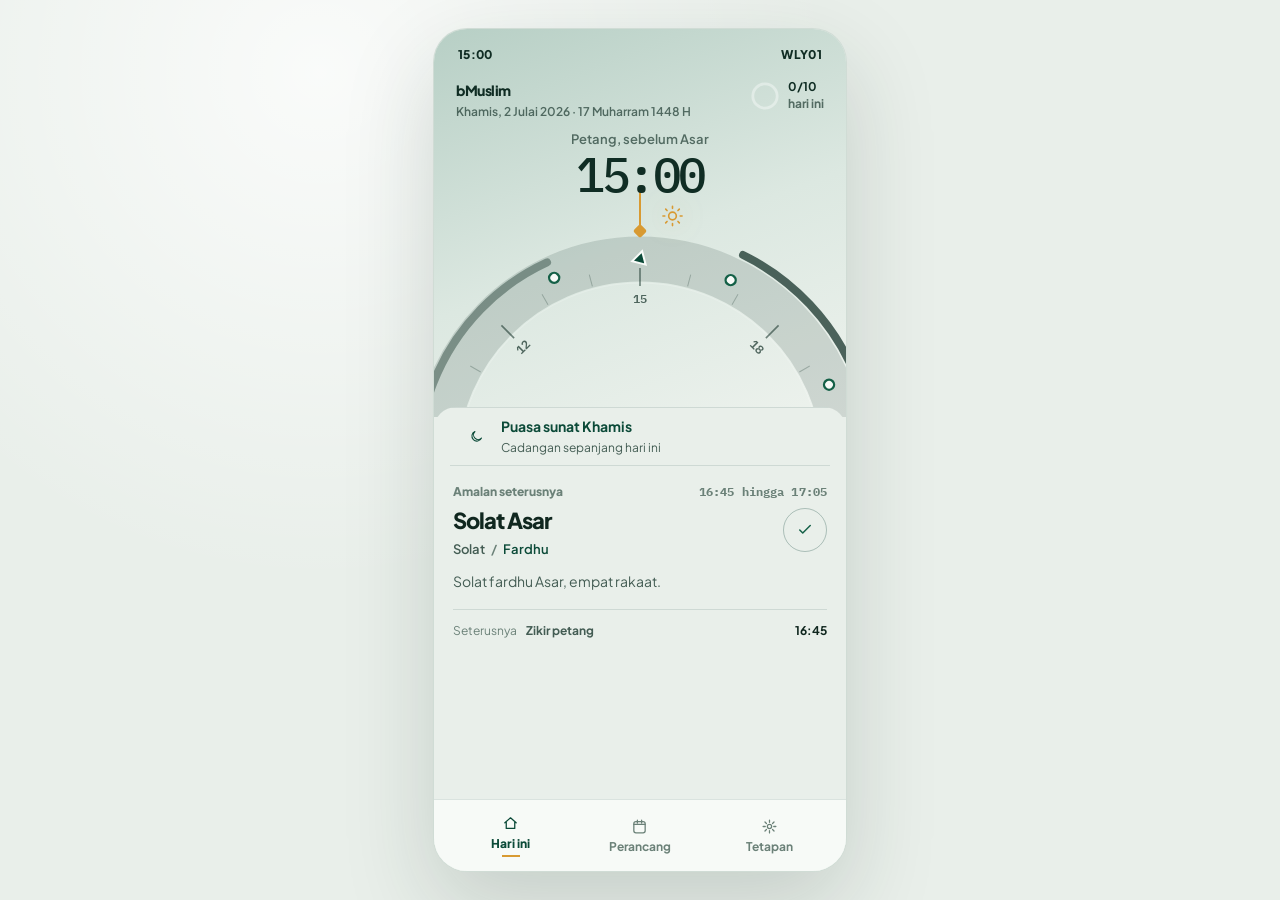
<file: design/home-mockup-v4.html>
<!doctype html>
<!--
  Direction: Taqwim Langit Malaysia, a contemporary prayer almanac.
  Research and judge rubric: ../docs/agent-design-research.md
-->
<html lang="ms">
<head>
  <meta charset="utf-8">
  <meta name="viewport" content="width=device-width, initial-scale=1, viewport-fit=cover">
  <meta name="description" content="Konsep roda waktu bMuslim untuk amalan harian">
  <title>bMuslim | Taqwim Langit</title>
  <link rel="preconnect" href="https://fonts.googleapis.com">
  <link rel="preconnect" href="https://fonts.gstatic.com" crossorigin>
  <link href="https://fonts.googleapis.com/css2?family=IBM+Plex+Mono:wght@500;600&family=Noto+Naskh+Arabic:wght@500;700&family=Plus+Jakarta+Sans:wght@400;500;600;700;800&display=swap" rel="stylesheet">
  <style>
    :root {
      color-scheme: light;
      --ink: #10271f;
      --ink-soft: #435c53;
      --ink-faint: #6b8178;
      --canvas: #e9efea;
      --surface: #f7faf7;
      --forest: #0b4a38;
      --pine: #146047;
      --leaf: #3b8066;
      --mint: #c7d9d1;
      --sun: #d89a32;
      --saffron: #d89a32;
      --line: rgba(8, 63, 50, .12);
      --line-strong: rgba(8, 63, 50, .28);
      --sky-a: #bdd3ca;
      --sky-b: #dce8e1;
      --sky-c: #edf2ed;
      --hero-ink: #0b2e26;
      --hero-muted: rgba(11, 46, 38, .62);
      --glow: rgba(244, 185, 95, .42);
      --ring: rgba(8, 63, 50, .13);
      --shadow: 0 12px 36px rgba(25, 45, 37, .09);
      --ease: cubic-bezier(.2, .75, .2, 1);
    }

    * { box-sizing: border-box; }

    html, body { min-height: 100%; }

    body {
      margin: 0;
      font-family: "Plus Jakarta Sans", system-ui, sans-serif;
      color: var(--ink);
      background:
        radial-gradient(circle at 25% 8%, rgba(255,255,255,.76), transparent 32rem),
        var(--canvas);
      -webkit-font-smoothing: antialiased;
    }

    button { font: inherit; }

    .studio {
      min-height: 100dvh;
      display: grid;
      place-items: center;
      padding: 28px;
    }

    .phone {
      width: min(100%, 414px);
      height: min(890px, calc(100dvh - 56px));
      min-height: 720px;
      overflow: hidden;
      position: relative;
      display: flex;
      flex-direction: column;
      border: 1px solid rgba(8,63,50,.11);
      border-radius: 34px;
      background: var(--canvas);
      box-shadow: 0 34px 90px rgba(25, 45, 37, .17);
      isolation: isolate;
    }

    .top {
      position: relative;
      height: 388px;
      flex: 0 0 388px;
      overflow: hidden;
      color: var(--hero-ink);
      background: linear-gradient(160deg, var(--sky-a), var(--sky-b) 54%, var(--sky-c));
      transition: background 520ms var(--ease), color 420ms var(--ease);
    }

    .top::before {
      content: "";
      position: absolute;
      inset: 0;
      pointer-events: none;
      opacity: .2;
      background-image: url("data:image/svg+xml,%3Csvg viewBox='0 0 180 180' xmlns='http://www.w3.org/2000/svg'%3E%3Cfilter id='n'%3E%3CfeTurbulence type='fractalNoise' baseFrequency='.9' numOctaves='2' stitchTiles='stitch'/%3E%3C/filter%3E%3Crect width='100%25' height='100%25' filter='url(%23n)' opacity='.16'/%3E%3C/svg%3E");
      mix-blend-mode: soft-light;
    }

    .status {
      position: relative;
      z-index: 8;
      height: 38px;
      display: flex;
      align-items: end;
      justify-content: space-between;
      padding: 0 24px 5px;
      font-size: 12px;
      font-weight: 800;
      letter-spacing: .03em;
    }

    .head {
      position: relative;
      z-index: 8;
      display: flex;
      justify-content: space-between;
      align-items: flex-start;
      padding: 14px 22px 0;
    }

    .brand {
      font-size: 14px;
      font-weight: 800;
      letter-spacing: -.03em;
    }

    .date { margin-top: 5px; font-size: 12px; font-weight: 600; color: var(--hero-muted); }

    .progress {
      display: grid;
      grid-template-columns: 30px auto;
      align-items: center;
      gap: 8px;
      color: var(--hero-ink);
    }

    .progress-ring { width: 30px; height: 30px; transform: rotate(-90deg); }
    .progress-ring circle { fill: none; stroke-width: 3; }
    .progress-ring .track { stroke: rgba(255,255,255,.38); }
    .progress-ring .value { stroke: currentColor; stroke-linecap: round; transition: stroke-dashoffset 240ms var(--ease); }
    .progress-copy b { display: block; font-size: 12px; line-height: 1; }
    .progress-copy span { display: block; margin-top: 3px; font-size: 12px; font-weight: 700; color: var(--hero-muted); }

    .time-readout {
      position: relative;
      z-index: 8;
      text-align: center;
      margin-top: 12px;
      pointer-events: none;
    }

    .daypart { font-size: 13px; font-weight: 600; color: var(--hero-muted); }

    .time {
      margin-top: 3px;
      font-size: clamp(38px, 11vw, 48px);
      line-height: 1;
      font-weight: 500;
      letter-spacing: -.07em;
      font-variant-numeric: tabular-nums;
      font-family: "IBM Plex Mono", monospace;
    }

    .wheel-zone {
      position: absolute;
      z-index: 3;
      left: 0;
      right: 0;
      bottom: 0;
      height: 266px;
      outline: none;
      cursor: grab;
      touch-action: pan-y;
      user-select: none;
    }
    .wheel-zone:focus-visible { outline: 2px solid var(--saffron); outline-offset: -4px; }

    .wheel-zone.dragging { cursor: grabbing; }

    .dial-wrap {
      position: absolute;
      width: 540px;
      height: 540px;
      left: 50%;
      top: 43px;
      transform: translateX(-50%);
    }

    #dial { width: 100%; height: 100%; overflow: visible; }
    #dial-rotor { transform-origin: 270px 270px; transition: transform 110ms linear; }
    .dragging #dial-rotor { transition: none; }
    .ring-base { fill: none; stroke: var(--ring); stroke-width: 45; }
    .ring-inner { fill: none; stroke: rgba(255,255,255,.2); stroke-width: 1; }
    .hour-tick { stroke: var(--hero-ink); opacity: .25; stroke-width: 1; }
    .hour-tick.major { opacity: .56; stroke-width: 1.6; }
    .hour-label { fill: var(--hero-ink); opacity: .7; font-family: "IBM Plex Mono", monospace; font-size: 12px; font-weight: 600; text-anchor: middle; dominant-baseline: middle; }
    .prayer-dot { fill: var(--surface); stroke: var(--pine); stroke-width: 2.4; }
    .prayer-label { display: none; }
    .now-notch { fill: var(--forest); stroke: var(--surface); stroke-width: 2; }
    .deed-window { fill: none; stroke-linecap: round; stroke-width: 8; opacity: .75; }
    .deed-window.muakkadah { stroke: var(--hero-ink); opacity: .72; }
    .deed-window.sunnah { stroke: var(--hero-ink); opacity: .4; }

    .pointer {
      position: absolute;
      z-index: 6;
      left: 50%;
      top: 34px;
      width: 2px;
      height: 46px;
      transform: translateX(-50%);
      border-radius: 2px;
      background: var(--saffron);
    }

    .pointer::after {
      content: "";
      position: absolute;
      bottom: -5px;
      left: 50%;
      width: 10px;
      height: 10px;
      transform: translateX(-50%) rotate(45deg);
      border-radius: 2px;
      background: var(--saffron);
    }

    .celestial {
      position: absolute;
      z-index: 7;
      left: 50%;
      top: 82px;
      width: 34px;
      height: 34px;
      transform: translate(calc(-50% + var(--celestial-x, 0px)), var(--celestial-y, 0px));
      display: grid;
      place-items: center;
      color: var(--saffron);
      filter: drop-shadow(0 0 14px var(--glow));
      transition: transform 420ms var(--ease), color 420ms var(--ease);
    }

    .celestial svg { width: 23px; height: 23px; }

    .now-button {
      position: absolute;
      z-index: 9;
      right: 18px;
      bottom: 12px;
      min-height: 44px;
      padding: 0 13px;
      border: 1px solid rgba(255,255,255,.42);
      border-radius: 12px;
      color: var(--ink);
      background: var(--surface);
      box-shadow: 0 5px 16px rgba(0,0,0,.06);
      font-size: 12px;
      font-weight: 800;
      cursor: pointer;
      transition: opacity 180ms ease, transform 180ms ease;
    }

    .now-button[hidden] { display: block; visibility: hidden; opacity: 0; transform: translateY(5px); pointer-events: none; }

    .content {
      position: relative;
      z-index: 5;
      flex: 1;
      min-height: 0;
      overflow-y: auto;
      padding: 0 16px 102px;
      background: var(--canvas);
      border-radius: 22px 22px 0 0;
      margin-top: -10px;
      scrollbar-width: none;
    }

    .content::-webkit-scrollbar { display: none; }

    .day-banner {
      display: flex;
      align-items: center;
      gap: 11px;
      min-height: 48px;
      padding: 9px 12px;
      border-top: 1px solid var(--line);
      border-bottom: 1px solid var(--line);
      color: var(--forest);
    }

    .day-banner .icon { width: 28px; height: 28px; display: grid; place-items: center; color: var(--forest); }
    .day-banner svg { width: 15px; }
    .day-banner b { display: block; font-size: 14px; }
    .day-banner span { font-size: 12px; color: var(--ink-soft); }

    .detail { padding: 18px 3px 4px; }

    .detail-kicker {
      display: flex;
      align-items: center;
      justify-content: space-between;
      font-size: 12px;
      font-weight: 800;
      color: var(--ink-faint);
      letter-spacing: 0;
    }

    .window-time { font-family: "IBM Plex Mono", monospace; font-variant-numeric: tabular-nums; letter-spacing: .01em; text-transform: none; }

    .deed-head {
      display: grid;
      grid-template-columns: 1fr auto;
      gap: 14px;
      align-items: start;
      padding: 9px 0 13px;
    }

    .deed-title { margin: 0; max-width: 280px; font-size: 22px; line-height: 1.17; font-weight: 800; letter-spacing: -.045em; }
    .deed-meta { margin-top: 7px; display: flex; gap: 6px; flex-wrap: wrap; }

    .chip {
      display: inline-flex;
      align-items: center;
      color: var(--ink-soft);
      font-size: 13px;
      font-weight: 600;
    }

    .chip + .chip::before { content: "/"; margin-right: 6px; color: var(--ink-faint); }
    .chip.rule { color: var(--forest); }

    .complete {
      width: 44px;
      height: 44px;
      border: 1px solid var(--line-strong);
      border-radius: 50%;
      display: grid;
      place-items: center;
      color: var(--pine);
      background: transparent;
      cursor: pointer;
      transition: background 180ms ease, color 180ms ease, transform 180ms ease;
    }

    .complete:hover { transform: scale(1.04); }
    .complete.done { color: white; background: var(--pine); border-color: var(--pine); }
    .complete svg { width: 18px; }

    .description { margin: 0; color: var(--ink-soft); font-size: 14px; line-height: 1.65; }

    .sacred {
      margin: 13px 0 0;
      padding: 14px 15px 12px;
      border: 1px solid var(--line);
      border-radius: 12px;
      background: var(--surface);
      box-shadow: 0 5px 18px rgba(25,45,37,.045);
    }

    .arabic { margin: 0; direction: rtl; text-align: right; font-family: "Noto Naskh Arabic", serif; font-size: 20px; line-height: 1.9; color: var(--forest); }
    .translation { margin: 8px 0 0; padding-top: 10px; border-top: 1px solid var(--line); font-size: 13px; line-height: 1.65; color: var(--ink-soft); }
    .citation { margin-top: 10px; display: flex; align-items: center; justify-content: space-between; gap: 12px; font-size: 12px; font-weight: 700; color: var(--ink-soft); }
    .grade { color: var(--forest); font-weight: 800; }

    .next-line {
      display: grid;
      grid-template-columns: auto 1fr auto;
      gap: 9px;
      align-items: center;
      margin-top: 16px;
      padding-top: 13px;
      border-top: 1px solid var(--line);
      font-size: 12px;
      color: var(--ink-faint);
    }

    .next-line b { color: var(--ink); font-size: 12px; }
    .next-line .next-title { color: var(--ink-soft); font-weight: 700; }

    .nav {
      position: absolute;
      z-index: 15;
      left: 0;
      right: 0;
      bottom: 0;
      height: 72px;
      display: grid;
      grid-template-columns: repeat(3, 1fr);
      padding: 4px 12px;
      border: 0;
      border-top: 1px solid var(--line);
      border-radius: 0;
      background: var(--surface);
    }

    .nav button {
      border: 0;
      border-radius: 0;
      display: flex;
      flex-direction: column;
      align-items: center;
      justify-content: center;
      gap: 4px;
      color: var(--ink-faint);
      background: transparent;
      font-size: 12px;
      font-weight: 700;
    }

    .nav button.active { color: var(--forest); background: transparent; font-weight: 800; }
    .nav button.active::after { content: ""; width: 18px; height: 2px; background: var(--saffron); }
    .nav svg { width: 17px; height: 17px; }

    .sr-only {
      position: absolute; width: 1px; height: 1px; padding: 0; margin: -1px;
      overflow: hidden; clip: rect(0,0,0,0); white-space: nowrap; border: 0;
    }

    @media (max-width: 470px) {
      .studio { padding: 0; display: block; }
      .phone { width: 100%; height: 100dvh; min-height: 680px; border: 0; border-radius: 0; box-shadow: none; }
    }

    @media (max-width: 370px) {
      .top { height: 380px; flex-basis: 380px; }
      .head { padding-inline: 17px; }
      .time-readout { margin-top: 8px; }
      .wheel-zone { height: 256px; }
      .dial-wrap { width: 510px; height: 510px; top: 45px; }
      #dial-rotor { transform-origin: 270px 270px; }
      .deed-title { font-size: 20px; }
    }

    @media (prefers-reduced-motion: reduce) {
      *, *::before, *::after { scroll-behavior: auto !important; transition-duration: .01ms !important; animation-duration: .01ms !important; }
    }
  </style>
</head>
<body>
  <main class="studio">
    <article class="phone" aria-label="Mockup skrin utama bMuslim">
      <header class="top" id="top">
        <div class="status"><span>15:00</span><span>WLY01</span></div>
        <div class="head">
          <div>
            <div class="brand">bMuslim</div>
            <div class="date">Khamis, 2 Julai 2026 · 17 Muharram 1448 H</div>
          </div>
          <div class="progress" aria-label="Kemajuan hari ini">
            <svg class="progress-ring" viewBox="0 0 32 32" aria-hidden="true">
              <circle class="track" cx="16" cy="16" r="13"></circle>
              <circle class="value" id="progress-value" cx="16" cy="16" r="13" stroke-dasharray="81.68" stroke-dashoffset="81.68"></circle>
            </svg>
            <div class="progress-copy"><b id="progress-copy">0/10</b><span>hari ini</span></div>
          </div>
        </div>

        <div class="time-readout">
          <div class="daypart" id="daypart">Petang, sebelum Asar</div>
          <div class="time" id="time">15:00</div>
        </div>

        <div class="wheel-zone" id="wheel-zone" role="slider" tabindex="0" aria-label="Roda waktu 24 jam" aria-valuemin="0" aria-valuemax="1439" aria-valuenow="900" aria-valuetext="15:00">
          <div class="dial-wrap">
            <svg id="dial" viewBox="0 0 540 540" aria-hidden="true">
              <g id="dial-rotor">
                <circle class="ring-base" cx="270" cy="270" r="205"></circle>
                <circle class="ring-inner" cx="270" cy="270" r="181"></circle>
                <g id="deed-arcs"></g>
                <g id="hour-ticks"></g>
                <g id="prayer-marks"></g>
              </g>
            </svg>
          </div>
          <div class="pointer" aria-hidden="true"></div>
          <div class="celestial" id="celestial" aria-hidden="true"></div>
          <button class="now-button" id="now-button" type="button" hidden>Kembali ke sekarang</button>
        </div>
      </header>

      <section class="content">
        <div class="day-banner">
          <div class="icon" aria-hidden="true" id="banner-icon"></div>
          <div><b>Puasa sunat Khamis</b><span>Cadangan sepanjang hari ini</span></div>
        </div>

        <section class="detail">
          <div class="detail-kicker"><span id="detail-state">Pada penunjuk</span><span class="window-time" id="detail-window"></span></div>
          <div class="deed-head">
            <div>
              <h1 class="deed-title" id="deed-title">Solat Asar</h1>
              <div class="deed-meta"><span class="chip" id="type-chip">Solat</span><span class="chip rule" id="rule-chip">Fardhu</span></div>
            </div>
            <button class="complete" id="complete" type="button" aria-label="Tandai amalan selesai"></button>
          </div>
          <p class="description" id="description"></p>
          <div id="sacred-slot"></div>
          <div class="next-line"><span>Seterusnya</span><span class="next-title" id="next-title"></span><b id="next-time"></b></div>
        </section>
      </section>

      <nav class="nav" aria-label="Navigasi utama">
        <button class="active" type="button" aria-current="page" id="nav-home"></button>
        <button type="button" id="nav-plan"></button>
        <button type="button" id="nav-settings"></button>
      </nav>
      <div class="sr-only" id="announcement" aria-live="polite"></div>
    </article>
  </main>

  <script>
    (function () {
      "use strict";

      var icons = {
        sun: '<svg viewBox="0 0 24 24" fill="none" stroke="currentColor" stroke-width="1.7" stroke-linecap="round"><circle cx="12" cy="12" r="4"/><path d="M12 2v2M12 20v2M4.9 4.9l1.4 1.4M17.7 17.7l1.4 1.4M2 12h2M20 12h2M4.9 19.1l1.4-1.4M17.7 6.3l1.4-1.4"/></svg>',
        moon: '<svg viewBox="0 0 24 24" fill="none" stroke="currentColor" stroke-width="1.7" stroke-linecap="round" stroke-linejoin="round"><path d="M20 14.5A8 8 0 1 1 9.5 4 6.2 6.2 0 0 0 20 14.5Z"/></svg>',
        dawn: '<svg viewBox="0 0 24 24" fill="none" stroke="currentColor" stroke-width="1.7" stroke-linecap="round"><path d="M4 17h16M7 17a5 5 0 0 1 10 0M12 5v3M5.6 9l2 2M18.4 9l-2 2"/></svg>',
        check: '<svg viewBox="0 0 24 24" fill="none" stroke="currentColor" stroke-width="2" stroke-linecap="round" stroke-linejoin="round"><path d="m5 12 4 4L19 6"/></svg>',
        home: '<svg viewBox="0 0 24 24" fill="none" stroke="currentColor" stroke-width="1.8" stroke-linecap="round" stroke-linejoin="round"><path d="m4 11 8-7 8 7M6 10v9h12v-9"/></svg><span>Hari ini</span>',
        plan: '<svg viewBox="0 0 24 24" fill="none" stroke="currentColor" stroke-width="1.8" stroke-linecap="round"><rect x="4" y="5" width="16" height="16" rx="3"/><path d="M4 9h16M9 3v4M15 3v4"/></svg><span>Perancang</span>',
        settings: '<svg viewBox="0 0 24 24" fill="none" stroke="currentColor" stroke-width="1.8" stroke-linecap="round"><circle cx="12" cy="12" r="3"/><path d="M12 3v3M12 18v3M3 12h3M18 12h3M5.6 5.6l2.1 2.1M16.3 16.3l2.1 2.1M18.4 5.6l-2.1 2.1M7.7 16.3l-2.1 2.1"/></svg><span>Tetapan</span>'
      };

      var prayers = [
        { id: "subuh", title: "Solat Subuh", short: "Subuh", type: "Solat", rule: "Fardhu", at: 5.983, end: 6.316, description: "Solat fardhu Subuh, dua rakaat sebelum terbit matahari." },
        { id: "zohor", title: "Solat Zohor", short: "Zohor", type: "Solat", rule: "Fardhu", at: 13.35, end: 13.683, description: "Solat fardhu Zohor, empat rakaat." },
        { id: "asar", title: "Solat Asar", short: "Asar", type: "Solat", rule: "Fardhu", at: 16.75, end: 17.083, description: "Solat fardhu Asar, empat rakaat." },
        { id: "maghrib", title: "Solat Maghrib", short: "Maghrib", type: "Solat", rule: "Fardhu", at: 19.483, end: 19.816, description: "Solat fardhu Maghrib, tiga rakaat selepas matahari terbenam." },
        { id: "isyak", title: "Solat Isyak", short: "Isyak", type: "Solat", rule: "Fardhu", at: 20.70, end: 21.033, description: "Solat fardhu Isyak, empat rakaat." }
      ];

      var deeds = [
        { id: "tahajud", title: "Solat Tahajud", type: "Solat", rule: "Sunnah Muakkadah", level: "muakkadah", start: 3.5, end: 5.5, act: 4.2, description: "Solat sunat malam pada sepertiga akhir malam, sebelum masuk waktu Subuh." },
        { id: "zikir-pagi", title: "Zikir pagi", type: "Zikir", rule: "Sunnah Muakkadah", level: "muakkadah", start: 5.983, end: 7.183, act: 6.15, description: "Zikir dan doa pagi, dibaca selepas Subuh hingga Syuruk.", arabic: "اللّٰهُمَّ بِكَ أَصْبَحْنَا وَبِكَ أَمْسَيْنَا، وَبِكَ نَحْيَا وَبِكَ نَمُوتُ وَإِلَيْكَ النُّشُور", translation: "Ya Allah, dengan-Mu kami memasuki waktu pagi, dan dengan-Mu kami memasuki waktu petang; dengan-Mu kami hidup dan dengan-Mu kami mati, dan kepada-Mu tempat kembali.", citation: "Sunan Abu Dawud", grade: "Hasan" },
        { id: "dhuha", title: "Solat Dhuha", type: "Solat", rule: "Sunnah", level: "sunnah", start: 7.5, end: 13.35, act: 8.4, description: "Solat sunat Dhuha, minimum dua rakaat, selepas matahari naik hingga sebelum Zohor." },
        { id: "zikir-petang", title: "Zikir petang", type: "Zikir", rule: "Sunnah Muakkadah", level: "muakkadah", start: 16.75, end: 19.483, act: 17.1, description: "Zikir dan doa petang, dibaca selepas Asar hingga sebelum Maghrib." },
        { id: "al-mulk", title: "Baca Surah Al-Mulk", type: "Quran", rule: "Sunnah", level: "sunnah", start: 20.70, end: 23, act: 21.9, description: "Membaca Surah Al-Mulk sebelum tidur." }
      ];

      var palettes = [
        { max: 5.983, label: "Malam, sebelum Subuh", icon: "moon", a: "#06150f", b: "#0b2b20", c: "#123d30", ink: "#eef6f1", muted: "rgba(238,246,241,.68)", glow: "rgba(198,218,209,.22)", ring: "rgba(202,225,215,.16)" },
        { max: 7.183, label: "Subuh, menuju Syuruk", icon: "dawn", a: "#789b8d", b: "#b9cfc5", c: "#e2e9e3", ink: "#102d24", muted: "rgba(16,45,36,.68)", glow: "rgba(216,154,50,.34)", ring: "rgba(16,45,36,.15)" },
        { max: 13.35, label: "Pagi, selepas Syuruk", icon: "sun", a: "#afcbc0", b: "#d8e5df", c: "#edf2ed", ink: "#102d24", muted: "rgba(16,45,36,.66)", glow: "rgba(216,154,50,.32)", ring: "rgba(16,45,36,.14)" },
        { max: 16.75, label: "Petang, sebelum Asar", icon: "sun", a: "#b7cfc5", b: "#dce8e1", c: "#edf2ed", ink: "#102d24", muted: "rgba(16,45,36,.66)", glow: "rgba(216,154,50,.28)", ring: "rgba(16,45,36,.14)" },
        { max: 19.483, label: "Petang, menuju Maghrib", icon: "sun", a: "#91ad9f", b: "#c0d1c8", c: "#e3e9e4", ink: "#102d24", muted: "rgba(16,45,36,.66)", glow: "rgba(216,154,50,.38)", ring: "rgba(16,45,36,.15)" },
        { max: 20.70, label: "Senja, menuju Isyak", icon: "dawn", a: "#315849", b: "#718f80", c: "#b4c2b7", ink: "#f3f7f4", muted: "rgba(243,247,244,.7)", glow: "rgba(216,154,50,.44)", ring: "rgba(243,247,244,.17)" },
        { max: 24, label: "Malam, selepas Isyak", icon: "moon", a: "#06150f", b: "#0b2b20", c: "#123d30", ink: "#eef6f1", muted: "rgba(238,246,241,.68)", glow: "rgba(198,218,209,.22)", ring: "rgba(202,225,215,.16)" }
      ];

      var NOW = 15;
      var current = NOW;
      var dragging = false;
      var pointerX = 0;
      var pointerY = 0;
      var dragMode = "pending";
      var done = {};
      var storageKey = "bmuslim-home-v4-done";

      try { done = JSON.parse(localStorage.getItem(storageKey) || "{}"); } catch (e) { done = {}; }

      var $ = function (id) { return document.getElementById(id); };
      var wheel = $("wheel-zone");
      var rotor = $("dial-rotor");
      var circumference = 81.68;

      function fmt(hour) {
        var total = Math.round(hour * 60) % 1440;
        if (total < 0) total += 1440;
        return String(Math.floor(total / 60)).padStart(2, "0") + ":" + String(total % 60).padStart(2, "0");
      }

      function polar(radius, hour) {
        var angle = (hour * 15 - 90) * Math.PI / 180;
        return { x: 270 + radius * Math.cos(angle), y: 270 + radius * Math.sin(angle) };
      }

      function arcPath(radius, start, end) {
        var a = polar(radius, start);
        var b = polar(radius, end);
        var span = ((end - start) + 24) % 24;
        return "M " + a.x.toFixed(2) + " " + a.y.toFixed(2) + " A " + radius + " " + radius + " 0 " + (span > 12 ? 1 : 0) + " 1 " + b.x.toFixed(2) + " " + b.y.toFixed(2);
      }

      function svgEl(name, attrs, text) {
        var el = document.createElementNS("http://www.w3.org/2000/svg", name);
        Object.keys(attrs || {}).forEach(function (key) { el.setAttribute(key, attrs[key]); });
        if (text != null) el.textContent = text;
        return el;
      }

      function buildDial() {
        var tickGroup = $("hour-ticks");
        for (var h = 0; h < 24; h++) {
          var major = h % 3 === 0;
          var p1 = polar(major ? 178 : 184, h);
          var p2 = polar(196, h);
          tickGroup.appendChild(svgEl("line", { x1: p1.x, y1: p1.y, x2: p2.x, y2: p2.y, "class": "hour-tick" + (major ? " major" : "") }));
          if (major) {
            var label = polar(164, h);
            tickGroup.appendChild(svgEl("text", { x: label.x, y: label.y, "class": "hour-label", transform: "rotate(" + (h * 15) + " " + label.x + " " + label.y + ")" }, String(h).padStart(2, "0")));
          }
        }

        deeds.forEach(function (deed, index) {
          $("deed-arcs").appendChild(svgEl("path", { d: arcPath(222 + (index % 2) * 11, deed.start, deed.end), "class": "deed-window " + deed.level }));
        });

        prayers.forEach(function (prayer) {
          var p = polar(205, prayer.at);
          $("prayer-marks").appendChild(svgEl("circle", { cx: p.x, cy: p.y, r: 5, "class": "prayer-dot" }));
        });
        var nowPoint = polar(205, NOW);
        $("prayer-marks").appendChild(svgEl("path", {
          d: "M " + nowPoint.x + " " + (nowPoint.y - 8) + " l 7 12 h -14 z",
          "class": "now-notch"
        }));
      }

      function paletteAt(hour) {
        for (var i = 0; i < palettes.length; i++) if (hour < palettes[i].max) return palettes[i];
        return palettes[palettes.length - 1];
      }

      function itemPriority(item) {
        return prayers.some(function (prayer) { return prayer.id === item.id; }) ? 0 : 1;
      }

      function sortByTimeThenPriority(a, b) {
        var aTime = a.start == null ? a.at : a.start;
        var bTime = b.start == null ? b.at : b.start;
        return aTime - bTime || itemPriority(a) - itemPriority(b);
      }

      function itemAt(hour) {
        var activePrayer = prayers.filter(function (p) { return hour >= p.at && hour <= p.end; });
        if (activePrayer.length) return { item: activePrayer[0], state: "Waktu solat" };
        var activeDeeds = deeds.filter(function (d) { return hour >= d.start && hour <= d.end; });
        if (activeDeeds.length) return { item: activeDeeds[0], state: "Boleh diamalkan" };
        var all = prayers.concat(deeds).slice().sort(sortByTimeThenPriority);
        var next = all.find(function (item) { return (item.start == null ? item.at : item.start) > hour; }) || all[0];
        return { item: next, state: "Amalan seterusnya" };
      }

      function nextAfter(item, hour) {
        var all = prayers.concat(deeds).filter(function (candidate) { return candidate.id !== item.id; }).map(function (candidate) {
          return { item: candidate, time: candidate.start == null ? candidate.at : candidate.start };
        }).sort(function (a, b) { return a.time - b.time || itemPriority(a.item) - itemPriority(b.item); });
        return all.find(function (entry) { return entry.time > hour + .01; }) || all[0];
      }

      function updateProgress() {
        var total = deeds.length + prayers.length;
        var count = Object.keys(done).filter(function (id) { return done[id]; }).length;
        $("progress-copy").textContent = count + "/" + total;
        $("progress-value").style.strokeDashoffset = circumference * (1 - count / total);
        $("progress-value").parentNode.parentNode.setAttribute("aria-label", "Kemajuan " + count + " daripada " + total);
      }

      function renderDetail(selection) {
        var item = selection.item;
        var start = item.start == null ? item.at : item.start;
        var end = item.end;
        $("detail-state").textContent = selection.state;
        $("detail-window").textContent = fmt(start) + (end != null ? " hingga " + fmt(end) : "");
        $("deed-title").textContent = item.title;
        $("type-chip").textContent = item.type;
        $("rule-chip").textContent = item.rule;
        $("description").textContent = item.description;
        $("complete").classList.toggle("done", !!done[item.id]);
        $("complete").setAttribute("aria-label", done[item.id] ? "Batalkan tanda selesai untuk " + item.title : "Tandai " + item.title + " selesai");
        $("complete").dataset.itemId = item.id;
        $("complete").innerHTML = icons.check;

        if (item.arabic) {
          $("sacred-slot").innerHTML = '<div class="sacred"><p class="arabic">' + item.arabic + '</p><p class="translation">' + item.translation + '</p><div class="citation"><span>' + item.citation + '</span><span class="grade">' + item.grade + '</span></div></div>';
        } else {
          $("sacred-slot").innerHTML = "";
        }

        var next = nextAfter(item, current);
        $("next-title").textContent = next.item.title;
        $("next-time").textContent = fmt(next.time);
      }

      function celestialPosition(hour, icon) {
        var progress;
        if (icon === "dawn" && hour < 7.183) {
          progress = Math.max(0, Math.min(.12, ((hour - 5.983) / (7.183 - 5.983)) * .12));
        } else if (icon === "dawn") {
          progress = .88 + Math.max(0, Math.min(.12, ((hour - 19.483) / (20.70 - 19.483)) * .12));
        } else if (icon === "sun") {
          progress = Math.max(0, Math.min(1, (hour - 7.183) / (19.483 - 7.183)));
        } else {
          var nightHour = hour < 5.983 ? hour + 24 : hour;
          progress = Math.max(0, Math.min(1, (nightHour - 20.70) / ((24 + 5.983) - 20.70)));
        }
        return { x: -118 + progress * 236, y: 22 - Math.sin(progress * Math.PI) * 62 };
      }

      function update(hour) {
        current = Math.max(0, Math.min(23.983, hour));
        var text = fmt(current);
        var palette = paletteAt(current);
        var root = document.documentElement.style;
        root.setProperty("--sky-a", palette.a);
        root.setProperty("--sky-b", palette.b);
        root.setProperty("--sky-c", palette.c);
        root.setProperty("--hero-ink", palette.ink);
        root.setProperty("--hero-muted", palette.muted);
        root.setProperty("--glow", palette.glow);
        root.setProperty("--ring", palette.ring);
        var orbit = celestialPosition(current, palette.icon);
        root.setProperty("--celestial-x", orbit.x.toFixed(1) + "px");
        root.setProperty("--celestial-y", orbit.y.toFixed(1) + "px");
        rotor.style.transform = "rotate(" + (-current * 15) + "deg)";
        $("time").textContent = text;
        $("daypart").textContent = palette.label;
        $("celestial").innerHTML = icons[palette.icon];
        $("wheel-zone").setAttribute("aria-valuenow", Math.round(current * 60));
        $("wheel-zone").setAttribute("aria-valuetext", text + ", " + palette.label);
        $("now-button").hidden = Math.abs(current - NOW) < .04;
        renderDetail(itemAt(current));
      }

      function moveBy(deltaHours) { update(current + deltaHours); }

      wheel.addEventListener("pointerdown", function (event) {
        dragging = true;
        pointerX = event.clientX;
        pointerY = event.clientY;
        dragMode = "pending";
      });

      wheel.addEventListener("pointermove", function (event) {
        if (!dragging) return;
        var dx = event.clientX - pointerX;
        var dy = event.clientY - pointerY;
        if (dragMode === "pending") {
          if (Math.hypot(dx, dy) < 8) return;
          if (Math.abs(dy) >= Math.abs(dx) * 1.2) { dragging = false; dragMode = "vertical"; return; }
          dragMode = "horizontal";
          wheel.classList.add("dragging");
          wheel.setPointerCapture(event.pointerId);
        }
        if (dragMode !== "horizontal") return;
        pointerX = event.clientX;
        pointerY = event.clientY;
        moveBy(-dx / 22);
      });

      function stopDrag() {
        dragging = false;
        dragMode = "pending";
        wheel.classList.remove("dragging");
        update(Math.round(current * 12) / 12);
        $("announcement").textContent = "Masa dipilih " + fmt(current) + ", " + paletteAt(current).label;
      }
      wheel.addEventListener("pointerup", stopDrag);
      wheel.addEventListener("pointercancel", stopDrag);

      wheel.addEventListener("wheel", function (event) {
        if (!event.shiftKey && Math.abs(event.deltaX) <= Math.abs(event.deltaY)) return;
        event.preventDefault();
        moveBy((event.deltaX || event.deltaY) / 180);
      }, { passive: false });

      wheel.addEventListener("keydown", function (event) {
        var delta = 0;
        if (event.key === "ArrowRight") delta = .25;
        if (event.key === "ArrowLeft") delta = -.25;
        if (event.key === "ArrowUp") delta = 1;
        if (event.key === "ArrowDown") delta = -1;
        if (event.key === "Home") { event.preventDefault(); update(0); return; }
        if (event.key === "End") { event.preventDefault(); update(23.983); return; }
        if (delta) { event.preventDefault(); moveBy(delta); }
      });

      $("now-button").addEventListener("click", function (event) { event.stopPropagation(); update(NOW); });

      $("complete").addEventListener("click", function () {
        var id = this.dataset.itemId;
        done[id] = !done[id];
        try { localStorage.setItem(storageKey, JSON.stringify(done)); } catch (e) {}
        updateProgress();
        renderDetail(itemAt(current));
      });

      $("nav-home").innerHTML = icons.home;
      $("nav-plan").innerHTML = icons.plan;
      $("nav-settings").innerHTML = icons.settings;
      $("banner-icon").innerHTML = icons.moon;
      buildDial();
      updateProgress();
      var requested = new URLSearchParams(location.search).get("time");
      var parts = requested && requested.match(/^(\d{1,2}):(\d{2})$/);
      var initial = parts ? Math.min(23.983, Number(parts[1]) + Number(parts[2]) / 60) : NOW;
      update(initial);
    }());
  </script>
</body>
</html>
</file>
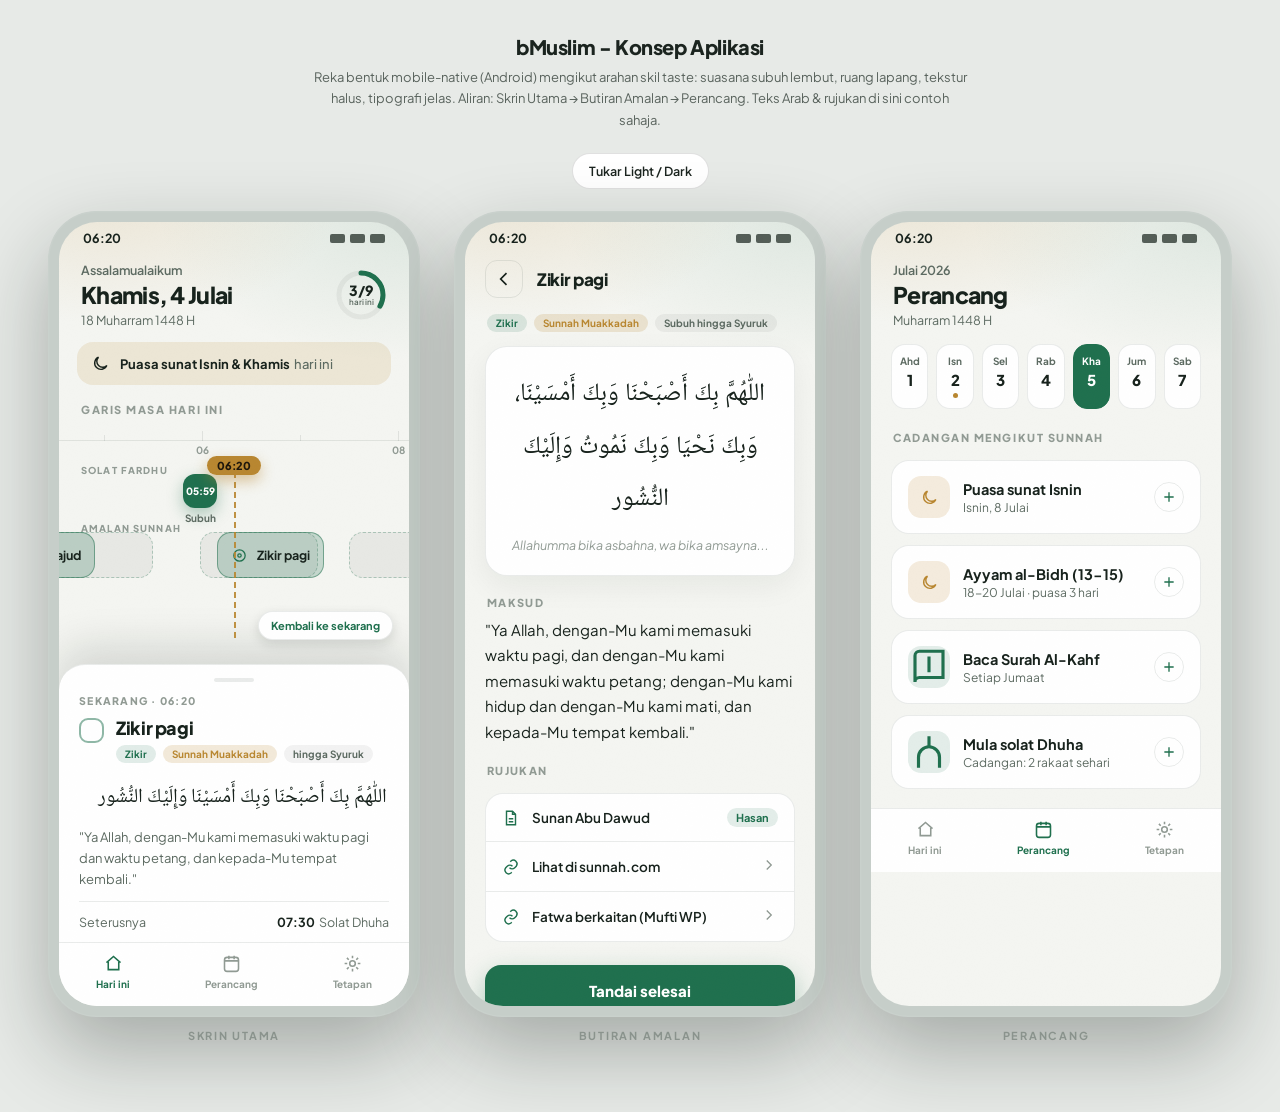
<file: design/home-mockup.html>
<!doctype html>
<html lang="ms">
<head>
<meta charset="utf-8" />
<meta name="viewport" content="width=device-width, initial-scale=1" />
<title>bMuslim - Konsep Aplikasi (v2)</title>
<link rel="preconnect" href="https://fonts.googleapis.com">
<link rel="preconnect" href="https://fonts.gstatic.com" crossorigin>
<link href="https://fonts.googleapis.com/css2?family=Plus+Jakarta+Sans:wght@400;500;600;700;800&family=Noto+Naskh+Arabic:wght@500;700&display=swap" rel="stylesheet">
<style>
  * { box-sizing: border-box; margin: 0; padding: 0; }
  :root { color-scheme: light dark; }
  body {
    font-family: "Plus Jakarta Sans", ui-sans-serif, system-ui, sans-serif;
    background: #E7EAE7; color: #1b241f;
    padding: 34px 20px 70px;
    display: flex; flex-direction: column; align-items: center; gap: 22px;
    transition: background .3s ease;
  }
  body.dark-stage { background: #05100b; color:#dfe7e2; }

  .page-head { text-align: center; max-width: 660px; }
  .page-head h1 { font-size: 20px; font-weight: 800; letter-spacing: -0.02em; }
  .page-head p { margin-top: 8px; font-size: 13px; line-height: 1.65; color: #59635d; }
  body.dark-stage .page-head p { color:#8fa298; }
  .toggle {
    font-family: inherit; font-size: 12.5px; font-weight: 600; cursor: pointer;
    padding: 9px 16px; border-radius: 999px; border: 1px solid rgba(0,0,0,0.12);
    background: #fff; color: #1b241f;
  }
  body.dark-stage .toggle { background:#16201b; color:#dfe7e2; border-color: rgba(255,255,255,0.14); }

  .stage { display: flex; gap: 34px; flex-wrap: wrap; justify-content: center; align-items: flex-start; }
  figure { display: flex; flex-direction: column; align-items: center; gap: 12px; }
  figcaption { font-size: 11px; font-weight: 700; letter-spacing: 0.16em; text-transform: uppercase; color: #8a938d; }
  body.dark-stage figcaption { color:#6f7f76; }

  /* ---- Phone ---- */
  .device {
    width: 372px; height: 806px; border-radius: 48px; padding: 11px;
    background: var(--frame);
    box-shadow: 0 34px 80px rgba(15,28,20,0.30), inset 0 0 0 1.5px rgba(255,255,255,0.05);
  }
  .screen {
    position: relative; width: 100%; height: 100%; border-radius: 38px; overflow: hidden;
    background: var(--bg); color: var(--text); display: flex; flex-direction: column;
    isolation: isolate;
  }
  /* subtle film grain for tactile surface */
  .screen::after {
    content:""; position:absolute; inset:0; z-index: 40; pointer-events:none; opacity: .5;
    background-image: url("data:image/svg+xml;utf8,<svg xmlns='http://www.w3.org/2000/svg' width='120' height='120'><filter id='n'><feTurbulence type='fractalNoise' baseFrequency='0.85' numOctaves='2'/><feColorMatrix type='saturate' values='0'/></filter><rect width='100%25' height='100%25' filter='url(%23n)' opacity='0.035'/></svg>");
  }

  /* ---- Theme tokens ---- */
  .theme {
    --frame:#c6cec9; --bg:#F4F5F1; --surface:#ffffff; --text:#16211B; --muted:#5B6960; --faint:#909a93;
    --line: rgba(21,33,27,0.09); --accent:#1E6F4D; --accent-rgb:30,111,77; --on-accent:#ffffff;
    --gold:#B8862F; --gold-rgb:184,134,47; --track: rgba(21,33,27,0.055);
    --dawn1: rgba(184,134,47,0.14); --dawn2: rgba(30,111,77,0.10);
  }
  .dark-stage .theme {
    --frame:#070d0a; --bg:#0D1411; --surface:#161F1A; --text:#E7EDE9; --muted:#95a89d; --faint:#6f7f76;
    --line: rgba(255,255,255,0.10); --accent:#5BBB8B; --accent-rgb:91,187,139; --on-accent:#06110c;
    --gold:#E1C574; --gold-rgb:225,197,116; --track: rgba(255,255,255,0.06);
    --dawn1: rgba(225,197,116,0.10); --dawn2: rgba(91,187,139,0.10);
  }

  .statusbar { height: 30px; flex:0 0 auto; display:flex; align-items:center; justify-content:space-between;
    padding: 2px 24px 0; font-size: 12.5px; font-weight: 700; z-index: 5; }
  .statusbar .dots { display:flex; gap:5px; opacity:.7; }
  .statusbar .dots i { width:15px; height:9px; border-radius:2px; background: currentColor; }

  /* dawn atmosphere behind the header */
  .dawn { position:absolute; top:0; left:0; right:0; height: 260px; z-index:0; pointer-events:none;
    background: radial-gradient(120% 90% at 15% -10%, var(--dawn1), transparent 55%),
                radial-gradient(120% 90% at 100% 0%, var(--dawn2), transparent 60%); }

  .wrap { position: relative; z-index: 2; display:flex; flex-direction:column; height:100%; }

  /* ---- Header ---- */
  .apphead { padding: 10px 22px 6px; display:flex; align-items:center; justify-content:space-between; }
  .apphead .salam { font-size: 12.5px; color: var(--muted); font-weight:600; }
  .apphead .greg { font-size: 23px; font-weight: 800; letter-spacing: -0.03em; margin-top: 2px; }
  .apphead .hijri { font-size: 12.5px; color: var(--muted); margin-top: 3px; }
  .ring { width: 52px; height: 52px; flex:0 0 auto; position: relative; }
  .ring svg { transform: rotate(-90deg); }
  .ring .rt { position:absolute; inset:0; display:flex; flex-direction:column; align-items:center; justify-content:center; }
  .ring .rt b { font-size: 14px; font-weight: 800; line-height:1; }
  .ring .rt span { font-size: 8px; color: var(--muted); font-weight:600; }

  .banner { margin: 8px 18px 2px; display:flex; align-items:center; gap:10px; padding: 12px 14px;
    border-radius: 16px; background: rgba(var(--gold-rgb),0.14); font-size: 13px; font-weight: 700; }
  .banner .sub { color: var(--muted); font-weight: 500; }

  .sec-label { padding: 16px 22px 8px; font-size: 11px; font-weight:800; letter-spacing:0.14em;
    text-transform: uppercase; color: var(--faint); }

  /* ---- Timeline ---- */
  .timeline { position: relative; flex: 0 0 auto; height: 224px; }
  .tl-scroll { position:absolute; inset:0; overflow-x: auto; overflow-y:hidden; scrollbar-width:none; }
  .tl-scroll::-webkit-scrollbar { display:none; }
  .tl-track { position:relative; height:100%; }
  .tl-axis { position:absolute; top: 16px; left:0; right:0; height:1px; background: var(--line); }
  .tick { position:absolute; top: 11px; width:1px; height: 6px; background: var(--line); }
  .tick.mj { height: 10px; top: 7px; }
  .tick-l { position:absolute; top: 20px; transform: translateX(-50%); font-size: 10px; color: var(--faint); font-weight:700; }
  .lane { position:absolute; left:0; right:0; }
  .lane-p { top: 50px; height: 46px; }
  .lane-d { top: 108px; height: 100px; }
  .prayer { position:absolute; top:0; transform: translateX(-50%); display:flex; flex-direction:column; align-items:center; gap:4px; }
  .prayer .dot { width: 34px; height: 34px; border-radius: 12px; background: var(--accent); color: var(--on-accent);
    display:flex; align-items:center; justify-content:center; font-size:10px; font-weight:800;
    box-shadow: 0 6px 16px rgba(var(--accent-rgb),0.34); }
  .prayer .pl { font-size: 10px; font-weight: 700; color: var(--muted); }
  .window { position:absolute; height: 46px; border-radius: 14px; background: var(--track);
    border: 1.5px dashed rgba(var(--accent-rgb),0.30); }
  .act { position:absolute; height: 46px; padding: 0 13px; border-radius: 14px; display:flex; align-items:center; gap:9px; white-space:nowrap; }
  .act.muakkadah { background: rgba(var(--accent-rgb),0.22); border:1.5px solid rgba(var(--accent-rgb),0.5); }
  .act.sunnah    { background: rgba(var(--accent-rgb),0.12); border:1.5px solid rgba(var(--accent-rgb),0.26); }
  .act .ic { width:17px; height:17px; color: var(--accent); flex:0 0 auto; }
  .act .t { font-size: 12.5px; font-weight: 700; }
  .lane-tag { position:absolute; left: 22px; font-size:9.5px; font-weight:800; letter-spacing:0.12em; text-transform:uppercase; color: var(--faint); }
  .lane-tag.p { top: 40px; } .lane-tag.d { top: 98px; }
  .needle { position:absolute; top: 34px; bottom: 10px; left: 50%; width:0; pointer-events:none; z-index:6; }
  .needle::before { content:""; position:absolute; top: 14px; bottom:0; left:0; border-left: 2px dashed rgba(var(--gold-rgb),0.9); }
  .needle-chip { position:absolute; top:-2px; left:50%; transform:translateX(-50%); background: var(--gold); color:#1c150a;
    font-size: 11px; font-weight: 800; padding: 3px 10px; border-radius: 999px; box-shadow: 0 6px 14px rgba(var(--gold-rgb),0.45); }
  .now-btn { position:absolute; right: 16px; bottom: 8px; font-family:inherit; font-size:11px; font-weight:700;
    color: var(--accent); background: var(--surface); border:1px solid var(--line); border-radius:999px; padding:7px 12px;
    box-shadow: 0 4px 12px rgba(15,28,20,0.12); }

  /* ---- Bottom sheet ---- */
  .sheet { margin-top:auto; flex:0 0 auto; background: var(--surface);
    border-top-left-radius: 26px; border-top-right-radius: 26px; box-shadow: 0 -16px 44px rgba(15,28,20,0.14);
    padding: 9px 20px 12px; border-top: 1px solid var(--line); }
  .grip { width: 40px; height: 4px; border-radius:999px; background: var(--line); margin: 4px auto 12px; }
  .swhen { font-size: 10.5px; font-weight:800; letter-spacing:0.12em; text-transform:uppercase; color: var(--faint); margin-bottom: 9px; }
  .drow { display:flex; align-items:flex-start; gap:12px; }
  .check { width: 25px; height:25px; border-radius: 9px; flex:0 0 auto; margin-top:2px; border:2px solid rgba(var(--accent-rgb),0.5); }
  .dh { flex:1; }
  .dh .ti { font-size: 18px; font-weight: 800; letter-spacing:-0.02em; }
  .dh .mt { margin-top: 6px; display:flex; gap:7px; flex-wrap:wrap; }
  .pill { font-size: 10px; font-weight: 700; padding: 3px 9px; border-radius:999px; }
  .pill.ty { background: rgba(var(--accent-rgb),0.13); color: var(--accent); }
  .pill.ru { background: rgba(var(--gold-rgb),0.18); color: var(--gold); }
  .pill.tm { color: var(--muted); background: var(--track); }
  .arb { font-family:"Noto Naskh Arabic", serif; direction:rtl; font-size: 20px; line-height: 2; margin: 15px 2px 9px; }
  .tr { font-size: 13px; line-height:1.6; color: var(--muted); }
  .snext { margin-top: 12px; padding-top: 12px; border-top:1px solid var(--line); display:flex; justify-content:space-between; font-size:12.5px; color:var(--muted); }
  .snext b { color: var(--text); }

  /* ---- Tab bar ---- */
  .tabs { flex:0 0 auto; display:flex; justify-content:space-around; align-items:center; height: 64px;
    border-top:1px solid var(--line); background: var(--surface); padding-bottom: 6px; z-index: 5; }
  .tab { display:flex; flex-direction:column; align-items:center; gap:4px; font-size:10px; font-weight:700; color: var(--faint); }
  .tab svg { width: 21px; height:21px; }
  .tab.on { color: var(--accent); }

  /* ---- Detail screen ---- */
  .dbar { display:flex; align-items:center; gap:14px; padding: 8px 20px 4px; }
  .dbar .bk { width:38px; height:38px; border-radius:12px; border:1px solid var(--line); display:flex; align-items:center; justify-content:center; color: var(--text); }
  .dbar .htxt { font-size: 17px; font-weight: 800; letter-spacing:-0.02em; }
  .body { flex:1; overflow:hidden; padding: 6px 20px 20px; }
  .hero-arb { background: var(--surface); border:1px solid var(--line); border-radius: 22px; padding: 22px 20px;
    text-align:center; box-shadow: 0 10px 30px rgba(15,28,20,0.06); }
  .hero-arb .a { font-family:"Noto Naskh Arabic", serif; direction:rtl; font-size: 25px; line-height: 2.1; }
  .hero-arb .a2 { font-size: 12.5px; color: var(--faint); margin-top: 10px; font-style: italic; }
  .blk-t { font-size: 11px; font-weight:800; letter-spacing:0.12em; text-transform:uppercase; color: var(--faint); margin: 20px 2px 8px; }
  .trans { font-size: 15px; line-height: 1.7; color: var(--text); }
  .citecard { margin-top: 16px; border:1px solid var(--line); border-radius: 18px; overflow: hidden; background: var(--surface); }
  .citecard .r { display:flex; align-items:center; gap:12px; padding: 14px 16px; font-size: 13.5px; font-weight:600; }
  .citecard .r + .r { border-top:1px solid var(--line); }
  .citecard .r .ci { width:18px; height:18px; color: var(--accent); flex:0 0 auto; }
  .citecard .r .g { margin-left:auto; font-size: 11px; font-weight:700; color: var(--accent); background: rgba(var(--accent-rgb),0.12); padding: 3px 9px; border-radius:999px; }
  .citecard .r .ar { margin-left:auto; color: var(--faint); }
  .cta { margin: 20px; flex:0 0 auto; }
  .cta button { width:100%; font-family:inherit; font-size:15px; font-weight:800; color: var(--on-accent);
    background: var(--accent); border:none; border-radius: 16px; padding: 16px; box-shadow: 0 10px 26px rgba(var(--accent-rgb),0.34); }

  /* ---- Planner screen ---- */
  .week { display:flex; gap:8px; padding: 10px 20px 6px; }
  .wd { flex:1; text-align:center; padding: 10px 0; border-radius: 14px; background: var(--surface); border:1px solid var(--line); }
  .wd .wn { font-size: 10px; color: var(--muted); font-weight:700; }
  .wd .wnum { font-size: 15px; font-weight: 800; margin-top: 3px; }
  .wd.on { background: var(--accent); border-color: var(--accent); }
  .wd.on .wn, .wd.on .wnum { color: var(--on-accent); }
  .wd .fast { width:5px; height:5px; border-radius:999px; background: var(--gold); margin: 4px auto 0; }
  .plist { padding: 8px 20px; overflow:hidden; }
  .pcard { display:flex; align-items:center; gap:13px; padding: 15px 16px; border-radius: 18px; background: var(--surface);
    border:1px solid var(--line); margin-bottom: 11px; }
  .pcard .pic { width:42px; height:42px; border-radius: 13px; flex:0 0 auto; display:flex; align-items:center; justify-content:center;
    background: rgba(var(--accent-rgb),0.12); color: var(--accent); }
  .pcard .pic.gold { background: rgba(var(--gold-rgb),0.16); color: var(--gold); }
  .pcard .pb { flex:1; }
  .pcard .pb .pt { font-size: 14.5px; font-weight: 700; }
  .pcard .pb .pd { font-size: 12px; color: var(--muted); margin-top: 2px; }
  .pcard .add { width:30px; height:30px; border-radius:999px; border:1px solid var(--line); color: var(--accent); display:flex; align-items:center; justify-content:center; flex:0 0 auto; }
</style>
</head>
<body class="theme">
  <div class="page-head">
    <h1>bMuslim - Konsep Aplikasi</h1>
    <p>Reka bentuk mobile-native (Android) mengikut arahan skil taste: suasana subuh lembut, ruang lapang, tekstur halus, tipografi jelas. Aliran: Skrin Utama &rarr; Butiran Amalan &rarr; Perancang. Teks Arab &amp; rujukan di sini contoh sahaja.</p>
  </div>
  <button class="toggle" onclick="document.body.classList.toggle('dark-stage')">Tukar Light / Dark</button>

  <div class="stage">
    <figure><div class="device theme"><div class="screen" id="s-home"></div></div><figcaption>Skrin Utama</figcaption></figure>
    <figure><div class="device theme"><div class="screen" id="s-detail"></div></div><figcaption>Butiran Amalan</figcaption></figure>
    <figure><div class="device theme"><div class="screen" id="s-plan"></div></div><figcaption>Perancang</figcaption></figure>
  </div>

<script>
  const PPH = 98, DAY_START = 3.0, DAY_END = 23.5, NOW = 6.333;
  const x = h => (h-DAY_START)*PPH;
  const fmt = h => { const H=Math.floor(h), M=Math.round((h-H)*60); return String(H).padStart(2,'0')+":"+String(M).padStart(2,'0'); };

  const I = {
    moon:'<svg viewBox="0 0 24 24" width="19" height="19" fill="none" stroke="currentColor" stroke-width="1.8"><path d="M20 14.5A8 8 0 1 1 9.5 4a6.2 6.2 0 0 0 10.5 10.5Z"/></svg>',
    salat:'<svg class="ic" viewBox="0 0 24 24" fill="none" stroke="currentColor" stroke-width="1.8"><path d="M12 3v6"/><path d="M6 21v-6a6 6 0 0 1 12 0v6"/></svg>',
    zikir:'<svg class="ic" viewBox="0 0 24 24" fill="none" stroke="currentColor" stroke-width="1.8"><circle cx="12" cy="12" r="8"/><circle cx="12" cy="12" r="2.4"/></svg>',
    quran:'<svg class="ic" viewBox="0 0 24 24" fill="none" stroke="currentColor" stroke-width="1.8"><path d="M4 5.5A2.5 2.5 0 0 1 6.5 3H20v15H6.5A2.5 2.5 0 0 0 4 20.5Z"/><path d="M12 6v9"/></svg>',
    home:'<svg viewBox="0 0 24 24" fill="none" stroke="currentColor" stroke-width="1.8"><path d="M4 11l8-7 8 7"/><path d="M6 10v9h12v-9"/></svg>',
    cal:'<svg viewBox="0 0 24 24" fill="none" stroke="currentColor" stroke-width="1.8"><rect x="4" y="5" width="16" height="16" rx="3"/><path d="M4 9h16M9 3v4M15 3v4"/></svg>',
    gear:'<svg viewBox="0 0 24 24" fill="none" stroke="currentColor" stroke-width="1.8"><circle cx="12" cy="12" r="3.2"/><path d="M12 3v3M12 18v3M3 12h3M18 12h3M5.6 5.6l2.1 2.1M16.3 16.3l2.1 2.1M18.4 5.6l-2.1 2.1M7.7 16.3l-2.1 2.1"/></svg>',
    back:'<svg viewBox="0 0 24 24" width="20" height="20" fill="none" stroke="currentColor" stroke-width="2"><path d="M15 5l-7 7 7 7"/></svg>',
    link:'<svg class="ci" viewBox="0 0 24 24" fill="none" stroke="currentColor" stroke-width="1.9"><path d="M10 13a5 5 0 0 0 7 0l2-2a5 5 0 0 0-7-7l-1 1"/><path d="M14 11a5 5 0 0 0-7 0l-2 2a5 5 0 0 0 7 7l1-1"/></svg>',
    doc:'<svg class="ci" viewBox="0 0 24 24" fill="none" stroke="currentColor" stroke-width="1.9"><path d="M6 3h8l4 4v14H6z"/><path d="M14 3v4h4M9 13h6M9 17h6"/></svg>',
    plus:'<svg viewBox="0 0 24 24" width="16" height="16" fill="none" stroke="currentColor" stroke-width="2"><path d="M12 5v14M5 12h14"/></svg>',
    chev:'<svg viewBox="0 0 24 24" width="18" height="18" fill="none" stroke="currentColor" stroke-width="1.8"><path d="M9 6l6 6-6 6"/></svg>',
  };
  const tIcon = t => t==="Zikir"?I.zikir : t==="Quran"?I.quran : I.salat;

  const prayers = [{n:"Subuh",t:5.983},{n:"Zohor",t:13.35},{n:"Asar",t:16.75},{n:"Maghrib",t:19.483},{n:"Isyak",t:20.7}];
  const deeds = [
    {title:"Tahajud", type:"Solat", rule:"muakkadah", start:3.5,  end:5.5,   act:3.9},
    {title:"Zikir pagi", type:"Zikir", rule:"muakkadah", start:5.983,end:7.183, act:6.15},
    {title:"Dhuha", type:"Solat", rule:"sunnah", start:7.5, end:13.35, act:8.4},
    {title:"Zikir petang", type:"Zikir", rule:"muakkadah", start:16.75,end:19.483,act:17.1},
    {title:"Al-Mulk", type:"Quran", rule:"sunnah", start:20.7, end:23.0, act:21.9},
  ];

  const statusbar = () => `<div class="statusbar"><span>${fmt(NOW)}</span><span class="dots"><i></i><i></i><i></i></span></div>`;
  const ring = (v,total) => {
    const r=22, c=2*Math.PI*r, off=c*(1-v/total);
    return `<div class="ring"><svg width="52" height="52"><circle cx="26" cy="26" r="${r}" fill="none" stroke="var(--track)" stroke-width="5"/>
      <circle cx="26" cy="26" r="${r}" fill="none" stroke="var(--accent)" stroke-width="5" stroke-linecap="round" stroke-dasharray="${c}" stroke-dashoffset="${off}"/></svg>
      <div class="rt"><b>${v}/${total}</b><span>hari ini</span></div></div>`;
  };
  const tabs = (active) => `<nav class="tabs">
      <div class="tab ${active==='home'?'on':''}">${I.home}<span>Hari ini</span></div>
      <div class="tab ${active==='plan'?'on':''}">${I.cal}<span>Perancang</span></div>
      <div class="tab ${active==='set'?'on':''}">${I.gear}<span>Tetapan</span></div></nav>`;

  function track() {
    const w=(DAY_END-DAY_START)*PPH; let ticks="";
    for (let h=Math.ceil(DAY_START); h<=DAY_END; h++){ const mj=h%2===0;
      ticks+=`<div class="tick ${mj?'mj':''}" style="left:${x(h)}px"></div>`;
      if(mj) ticks+=`<div class="tick-l" style="left:${x(h)}px">${String(h).padStart(2,'0')}</div>`; }
    const pr = prayers.map(p=>`<div class="prayer" style="left:${x(p.t)}px"><div class="dot">${fmt(p.t)}</div><div class="pl">${p.n}</div></div>`).join("");
    const de = deeds.map(d=>{const wx=x(d.start),ww=(d.end-d.start)*PPH;
      return `<div class="window" style="left:${wx}px;width:${ww}px"></div>
        <div class="act ${d.rule}" style="left:${x(d.act)}px">${tIcon(d.type)}<span class="t">${d.title}</span></div>`;}).join("");
    return `<div class="tl-track" style="width:${w}px"><div class="tl-axis"></div>${ticks}
      <div class="lane lane-p">${pr}</div><div class="lane lane-d">${de}</div></div>`;
  }

  const home = () => `${statusbar()}<div class="dawn"></div><div class="wrap">
    <div class="apphead"><div><div class="salam">Assalamualaikum</div><div class="greg">Khamis, 4 Julai</div>
      <div class="hijri">18 Muharram 1448 H</div></div>${ring(3,9)}</div>
    <div class="banner">${I.moon}<div>Puasa sunat Isnin &amp; Khamis<span class="sub">&nbsp; hari ini</span></div></div>
    <div class="sec-label">Garis masa hari ini</div>
    <section class="timeline"><span class="lane-tag p">Solat fardhu</span><span class="lane-tag d">Amalan sunnah</span>
      <div class="tl-scroll">${track()}</div><div class="needle"><span class="needle-chip">${fmt(NOW)}</span></div>
      <button class="now-btn">Kembali ke sekarang</button></section>
    <section class="sheet"><div class="grip"></div><div class="swhen">Sekarang · ${fmt(NOW)}</div>
      <div class="drow"><div class="check"></div><div class="dh"><div class="ti">Zikir pagi</div>
        <div class="mt"><span class="pill ty">Zikir</span><span class="pill ru">Sunnah Muakkadah</span><span class="pill tm">hingga Syuruk</span></div></div></div>
      <div class="arb">اللّٰهُمَّ بِكَ أَصْبَحْنَا وَبِكَ أَمْسَيْنَا وَإِلَيْكَ النُّشُور</div>
      <div class="tr">"Ya Allah, dengan-Mu kami memasuki waktu pagi dan waktu petang, dan kepada-Mu tempat kembali."</div>
      <div class="snext">Seterusnya <span><b>07:30</b>&nbsp; Solat Dhuha</span></div></section>
    ${tabs('home')}</div>`;

  const detail = () => `${statusbar()}<div class="dawn"></div><div class="wrap">
    <div class="dbar"><div class="bk">${I.back}</div><div class="htxt">Zikir pagi</div></div>
    <div class="body">
      <div class="mt" style="display:flex;gap:7px;margin:6px 2px 14px"><span class="pill ty">Zikir</span>
        <span class="pill ru">Sunnah Muakkadah</span><span class="pill tm">Subuh hingga Syuruk</span></div>
      <div class="hero-arb"><div class="a">اللّٰهُمَّ بِكَ أَصْبَحْنَا وَبِكَ أَمْسَيْنَا، وَبِكَ نَحْيَا وَبِكَ نَمُوتُ وَإِلَيْكَ النُّشُور</div>
        <div class="a2">Allahumma bika asbahna, wa bika amsayna...</div></div>
      <div class="blk-t">Maksud</div>
      <div class="trans">"Ya Allah, dengan-Mu kami memasuki waktu pagi, dan dengan-Mu kami memasuki waktu petang; dengan-Mu kami hidup dan dengan-Mu kami mati, dan kepada-Mu tempat kembali."</div>
      <div class="blk-t">Rujukan</div>
      <div class="citecard">
        <div class="r">${I.doc}<span>Sunan Abu Dawud</span><span class="g">Hasan</span></div>
        <div class="r">${I.link}<span>Lihat di sunnah.com</span><span class="ar">${I.chev}</span></div>
        <div class="r">${I.link}<span>Fatwa berkaitan (Mufti WP)</span><span class="ar">${I.chev}</span></div>
      </div>
    </div>
    <div class="cta"><button>Tandai selesai</button></div></div>`;

  const planWeek = ["Ahd","Isn","Sel","Rab","Kha","Jum","Sab"];
  const plan = () => `${statusbar()}<div class="dawn"></div><div class="wrap">
    <div class="apphead"><div><div class="salam">Julai 2026</div><div class="greg">Perancang</div>
      <div class="hijri">Muharram 1448 H</div></div></div>
    <div class="week">${planWeek.map((d,i)=>{const num=i+1; const on=i===4; const fast=(i===1||i===4);
      return `<div class="wd ${on?'on':''}"><div class="wn">${d}</div><div class="wnum">${num}</div>${fast&&!on?'<div class="fast"></div>':''}</div>`;}).join("")}</div>
    <div class="sec-label">Cadangan mengikut sunnah</div>
    <div class="plist">
      <div class="pcard"><div class="pic gold">${I.moon}</div><div class="pb"><div class="pt">Puasa sunat Isnin</div><div class="pd">Isnin, 8 Julai</div></div><div class="add">${I.plus}</div></div>
      <div class="pcard"><div class="pic gold">${I.moon}</div><div class="pb"><div class="pt">Ayyam al-Bidh (13-15)</div><div class="pd">18-20 Julai · puasa 3 hari</div></div><div class="add">${I.plus}</div></div>
      <div class="pcard"><div class="pic">${I.quran}</div><div class="pb"><div class="pt">Baca Surah Al-Kahf</div><div class="pd">Setiap Jumaat</div></div><div class="add">${I.plus}</div></div>
      <div class="pcard"><div class="pic">${I.salat}</div><div class="pb"><div class="pt">Mula solat Dhuha</div><div class="pd">Cadangan: 2 rakaat sehari</div></div><div class="add">${I.plus}</div></div>
    </div>
    ${tabs('plan')}</div>`;

  document.getElementById("s-home").innerHTML = home();
  document.getElementById("s-detail").innerHTML = detail();
  document.getElementById("s-plan").innerHTML = plan();
  const sc = document.querySelector("#s-home .tl-scroll");
  sc.scrollLeft = x(NOW) - sc.clientWidth/2;
</script>
</body>
</html>
</file>
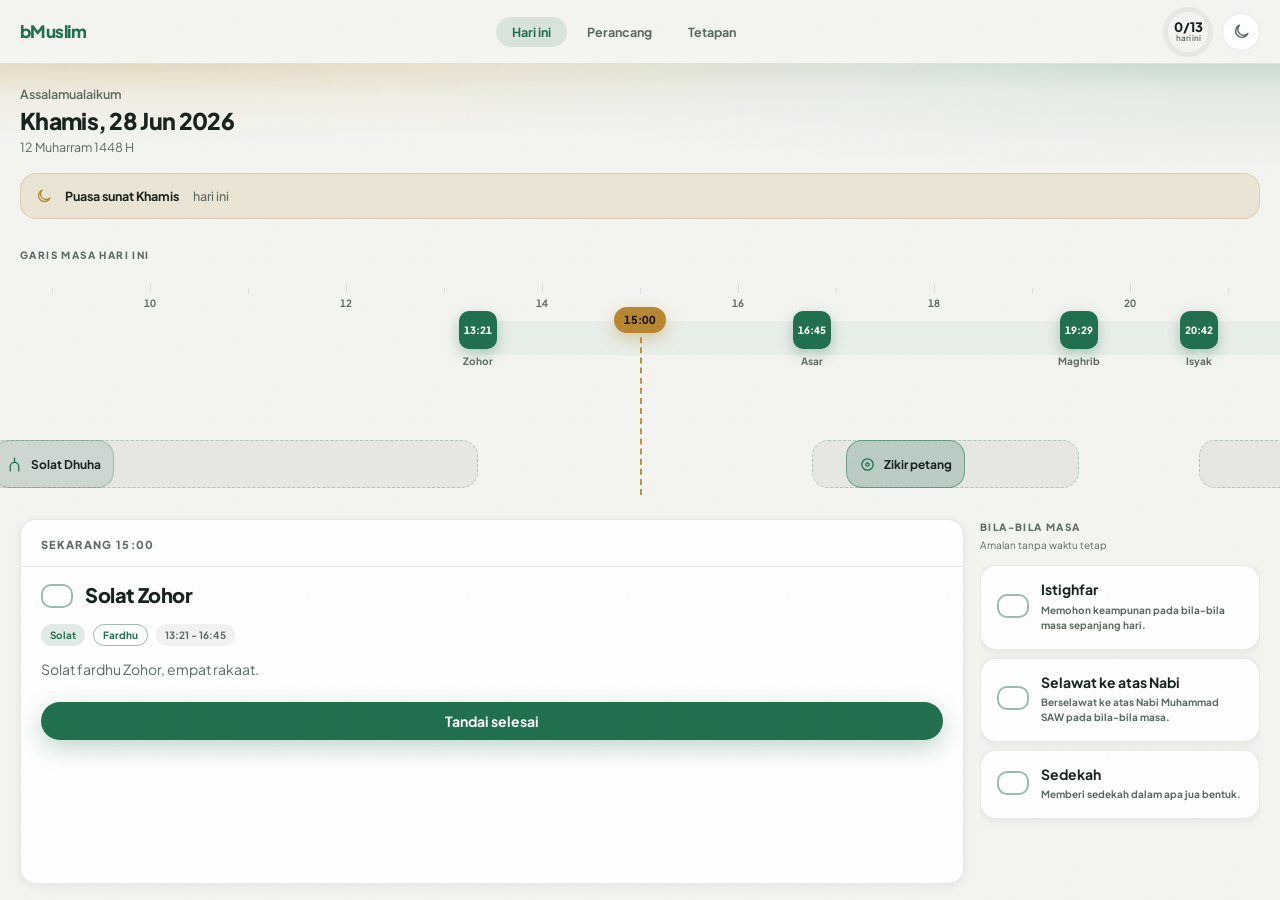
<file: web/app.html>
<!doctype html>
<html lang="ms">
<head>
  <meta charset="utf-8" />
  <meta name="viewport" content="width=device-width, initial-scale=1" />
  <meta name="description" content="bMuslim - Garis masa amalan harian anda" />
  <title>bMuslim</title>

  <!-- Design tokens (includes Google Fonts import) -->
  <link rel="stylesheet" href="assets/tokens.css" />

  <!-- Theme anti-flash: runs synchronously before paint -->
  <script src="assets/shared.js"></script>

  <style>
    /* ─── App shell layout ─────────────────────────────────────────────────────── */
    html, body {
      height: 100%;
      overflow: hidden; /* app shell: no body scroll */
    }

    .app-shell {
      display: flex;
      flex-direction: column;
      height: 100dvh;
      overflow: hidden;
      position: relative;
    }

    /* ─── Top bar ──────────────────────────────────────────────────────────────── */
    #topbar {
      flex: 0 0 auto;
      height: 64px;
      display: flex;
      align-items: center;
      padding: 0 var(--sp-5);
      gap: var(--sp-3);
      background: var(--bg);
      border-bottom: 1px solid var(--line);
      position: relative;
      z-index: 10;
      transition: background var(--dur-slow) var(--ease),
                  border-color var(--dur-slow) var(--ease);
    }

    .topbar-wordmark {
      font-size: var(--text-lg);
      font-weight: 800;
      letter-spacing: -0.03em;
      color: var(--accent);
      flex-shrink: 0;
      user-select: none;
    }

    /* Pill-tab nav — centered */
    .topbar-nav {
      display: flex;
      align-items: center;
      gap: 4px;
      flex: 1;
      justify-content: center;
    }

    .nav-pill {
      font-family: inherit;
      font-size: var(--text-sm);
      font-weight: 700;
      padding: 7px 16px;
      border-radius: var(--r-pill);
      border: none;
      background: transparent;
      color: var(--muted);
      cursor: pointer;
      transition: background var(--dur-fast) var(--ease),
                  color var(--dur-fast) var(--ease);
      white-space: nowrap;
    }

    .nav-pill:hover {
      background: rgba(var(--accent-rgb), 0.08);
      color: var(--text);
    }

    .nav-pill.active {
      background: rgba(var(--accent-rgb), 0.12);
      color: var(--accent);
    }

    .topbar-actions {
      display: flex;
      align-items: center;
      gap: var(--sp-2);
      flex-shrink: 0;
    }

    #progress-ring {
      width: 52px;
      height: 52px;
      flex-shrink: 0;
    }

    #theme-toggle {
      width: 38px;
      height: 38px;
      border-radius: var(--r-pill);
      border: 1px solid var(--line);
      background: var(--surface);
      color: var(--muted);
      display: flex;
      align-items: center;
      justify-content: center;
      cursor: pointer;
      flex-shrink: 0;
      transition: background var(--dur-fast) var(--ease),
                  color var(--dur-fast) var(--ease),
                  border-color var(--dur-fast) var(--ease);
    }

    #theme-toggle:hover {
      color: var(--text);
      border-color: rgba(var(--accent-rgb), 0.30);
    }

    #theme-toggle svg {
      width: 19px;
      height: 19px;
    }

    /* ─── View containers ──────────────────────────────────────────────────────── */
    .app-view {
      flex: 1 1 auto;
      overflow-y: auto;
      overflow-x: hidden;
      -webkit-overflow-scrolling: touch;
      overscroll-behavior: contain;
    }

    /* [hidden] must beat the per-view display rules below */
    .app-view[hidden] { display: none !important; }

    /* ─── View: Hari ini ───────────────────────────────────────────────────────── */
    #view-hari-ini {
      display: flex;
      flex-direction: column;
      min-height: 0;
      height: 100%;
      overflow: hidden;
    }

    /* Scrollable content inside hari-ini */
    .hari-ini-body {
      flex: 1 1 auto;
      overflow-y: auto;
      overflow-x: hidden;
      -webkit-overflow-scrolling: touch;
      overscroll-behavior: contain;
    }

    /* Header zone with dawn atmosphere */
    .app-header {
      position: relative;
      padding: var(--sp-5) var(--sp-5) var(--sp-4);
      overflow: hidden;
    }

    .app-header .dawn {
      height: 200px;
    }

    .app-header-content {
      position: relative;
      z-index: 1;
    }

    .app-salam {
      font-size: var(--text-sm);
      font-weight: 600;
      color: var(--muted);
      margin-bottom: var(--sp-1);
    }

    .app-date-greg {
      font-size: var(--text-2xl);
      font-weight: 800;
      letter-spacing: -0.03em;
      color: var(--text);
      line-height: 1.1;
    }

    .app-date-hijri {
      font-size: var(--text-sm);
      color: var(--muted);
      margin-top: 4px;
    }

    /* Day banner */
    .app-banner-wrap {
      position: relative;
      z-index: 1;
      padding: 0 var(--sp-5) var(--sp-3);
    }

    /* ─── Timeline section ─────────────────────────────────────────────────────── */
    .tl-section {
      position: relative;
      flex: 0 0 auto;
    }

    .tl-section-label {
      padding: var(--sp-4) var(--sp-5) var(--sp-2);
      font-size: var(--text-xs);
      font-weight: 800;
      letter-spacing: 0.14em;
      text-transform: uppercase;
      color: var(--faint);
    }

    /* Timeline scroll + track */
    .tl-outer {
      position: relative;
    }

    #tl-scroll {
      overflow-x: auto;
      overflow-y: hidden;
      scrollbar-width: none;
      cursor: grab;
      -webkit-overflow-scrolling: touch;
      overscroll-behavior-x: contain;
      touch-action: pan-x;
      /* Height = prayer lane + deed lane(s) + ticks area */
      height: 232px;
    }

    #tl-scroll::-webkit-scrollbar { display: none; }

    #tl-track {
      position: relative;
      height: 100%;
      /* width set by JS */
    }

    /* Axis line across full track */
    .tl-axis {
      position: absolute;
      top: 22px;
      left: 0;
      right: 0;
      height: 1px;
      background: var(--line);
      pointer-events: none;
    }

    /* Tick marks + labels */
    .tl-ticks {
      position: absolute;
      top: 0;
      left: 0;
      right: 0;
      height: 36px;
      pointer-events: none;
    }

    .tl-tick {
      position: absolute;
      top: 17px;
      width: 1px;
      height: 6px;
      background: var(--line);
    }

    .tl-tick-major {
      height: 10px;
      top: 12px;
    }

    .tl-tick-label {
      position: absolute;
      top: 24px;
      transform: translateX(-50%);
      font-size: 10px;
      font-weight: 700;
      color: var(--faint);
      white-space: nowrap;
      pointer-events: none;
      font-variant-numeric: tabular-nums;
    }

    /* Lane containers */
    .tl-lane {
      position: absolute;
      left: 0;
      right: 0;
    }

    .tl-lane-prayer {
      top: 40px;
      height: 54px;
    }

    .tl-lane-deed {
      top: 106px;
      height: 56px;
    }

    /* Second deed lane (stacked) */
    .tl-lane-deed:nth-of-type(3) {
      top: 165px;
    }

    .tl-lane-label {
      position: absolute;
      left: var(--sp-5);
      top: -18px;
      font-size: 9.5px;
      font-weight: 800;
      letter-spacing: 0.12em;
      text-transform: uppercase;
      color: var(--faint);
      white-space: nowrap;
      pointer-events: none;
    }

    .tl-lane-label-deed {
      /* deed lane label is positioned relative to its lane's top */
    }

    /* Prayer chips */
    .tl-prayer {
      position: absolute;
      top: 0;
      transform: translateX(-50%);
      display: flex;
      flex-direction: column;
      align-items: center;
      gap: 4px;
    }

    .tl-prayer-dot {
      width: 38px;
      height: 38px;
      border-radius: var(--r-input);
      background: var(--accent);
      color: var(--on-accent);
      display: flex;
      align-items: center;
      justify-content: center;
      font-size: 10px;
      font-weight: 800;
      box-shadow: 0 5px 14px rgba(var(--accent-rgb), 0.32);
      font-variant-numeric: tabular-nums;
    }

    .tl-prayer-name {
      font-size: 10px;
      font-weight: 700;
      color: var(--muted);
      white-space: nowrap;
    }

    /* Syuruk marker (smaller, axis-only) */
    .tl-syuruk {
      position: absolute;
      top: 0;
      transform: translateX(-50%);
      display: flex;
      flex-direction: column;
      align-items: center;
      gap: 4px;
    }

    .tl-syuruk::before {
      content: '';
      display: block;
      width: 1px;
      height: 28px;
      background: rgba(var(--accent-rgb), 0.40);
    }

    .tl-syuruk-label {
      font-size: 9px;
      font-weight: 700;
      color: var(--muted);
      white-space: nowrap;
      letter-spacing: 0.04em;
    }

    /* Window tracks (faint dashed) */
    .tl-window {
      position: absolute;
      top: 4px;
      height: 48px;
      border-radius: var(--r-card);
      background: var(--track);
      border: 1.5px dashed rgba(var(--accent-rgb), 0.28);
      pointer-events: none;
    }

    /* Fardhu window on the base lane: quieter than deed windows */
    .tl-window-prayer {
      top: 10px;
      height: 34px;
      border: none;
      background: rgba(var(--accent-rgb), 0.05);
      border-radius: var(--r-input);
    }

    /* Act markers */
    .tl-act {
      position: absolute;
      top: 4px;
      height: 48px;
      padding: 0 12px;
      border-radius: var(--r-card);
      display: flex;
      align-items: center;
      gap: 8px;
      white-space: nowrap;
      cursor: pointer;
      transition: opacity var(--dur-fast) var(--ease),
                  box-shadow var(--dur-fast) var(--ease);
    }

    .tl-act:hover {
      opacity: 0.82;
    }

    .tl-act:focus-visible {
      outline: 2px solid var(--accent);
      outline-offset: 2px;
    }

    .tl-act-muakkadah {
      background: rgba(var(--accent-rgb), 0.22);
      border: 1.5px solid rgba(var(--accent-rgb), 0.48);
    }

    .tl-act-sunnah {
      background: rgba(var(--accent-rgb), 0.12);
      border: 1.5px solid rgba(var(--accent-rgb), 0.24);
    }

    .tl-act-fardh {
      background: rgba(var(--accent-rgb), 0.30);
      border: 1.5px solid rgba(var(--accent-rgb), 0.60);
    }

    .tl-act-icon {
      width: 17px;
      height: 17px;
      color: var(--accent);
      flex-shrink: 0;
      display: flex;
      align-items: center;
      justify-content: center;
    }

    .tl-act-icon svg {
      width: 17px;
      height: 17px;
    }

    .tl-act-title {
      font-size: 12px;
      font-weight: 700;
      color: var(--text);
    }

    /* Needle — fixed at center of the scroll container */
    .tl-needle-wrap {
      position: absolute;
      inset: 0;
      pointer-events: none;
      z-index: 6;
    }

    .tl-needle {
      position: absolute;
      top: 36px;
      bottom: 8px;
      left: 50%;
      width: 0;
      pointer-events: none;
    }

    .tl-needle::before {
      content: '';
      position: absolute;
      top: 20px;
      bottom: 0;
      left: 0;
      border-left: 2px dashed rgba(var(--gold-rgb), 0.90);
    }

    #needle-chip {
      position: absolute;
      top: 0;
      left: 50%;
      transform: translateX(-50%);
      background: var(--gold);
      color: #1c150a;
      font-size: 11px;
      font-weight: 800;
      padding: 4px 10px;
      border-radius: var(--r-pill);
      box-shadow: var(--shadow-gold);
      white-space: nowrap;
      font-variant-numeric: tabular-nums;
      pointer-events: none;
      user-select: none;
    }

    /* Back to now pill */
    #back-to-now {
      position: absolute;
      right: var(--sp-4);
      bottom: var(--sp-3);
      z-index: 7;
      font-family: inherit;
      font-size: 11px;
      font-weight: 700;
      color: var(--accent);
      background: var(--surface);
      border: 1px solid var(--line);
      border-radius: var(--r-pill);
      padding: 7px 13px;
      box-shadow: var(--shadow-sm);
      cursor: pointer;
      transition: opacity var(--dur-fast) var(--ease),
                  transform var(--dur-fast) var(--ease);
    }

    #back-to-now:hover {
      opacity: 0.80;
      transform: translateY(-1px);
    }

    /* ─── Two-column band below timeline ───────────────────────────────────────── */
    .app-lower {
      flex: 1 1 auto;
      display: grid;
      grid-template-columns: 1fr 280px;
      gap: var(--sp-4);
      padding: var(--sp-4) var(--sp-5);
      min-height: 0;
      overflow: hidden;
    }

    /* Detail panel */
    .detail-panel {
      display: flex;
      flex-direction: column;
      background: var(--surface);
      border: 1px solid var(--line);
      border-radius: var(--r-large);
      box-shadow: var(--shadow-sm);
      overflow: hidden;
      min-height: 0;
    }

    .detail-panel-head {
      padding: var(--sp-4) var(--sp-5) var(--sp-3);
      border-bottom: 1px solid var(--line);
      flex-shrink: 0;
    }

    #detail-now-label {
      font-size: 11px;
      font-weight: 800;
      letter-spacing: 0.12em;
      text-transform: uppercase;
      color: var(--faint);
    }

    /* Deed selector (multiple deeds at needle) */
    #detail-selector {
      padding: var(--sp-2) var(--sp-5) 0;
      flex-shrink: 0;
    }

    .detail-selector-label {
      font-size: var(--text-xs);
      font-weight: 700;
      color: var(--muted);
      display: block;
      margin-bottom: var(--sp-2);
    }

    .detail-selector-pills {
      display: flex;
      flex-wrap: wrap;
      gap: var(--sp-2);
    }

    .detail-pill {
      font-family: inherit;
      font-size: var(--text-xs);
      font-weight: 700;
      padding: 4px 12px;
      border-radius: var(--r-pill);
      border: 1.5px solid rgba(var(--accent-rgb), 0.25);
      background: transparent;
      color: var(--muted);
      cursor: pointer;
      transition: background var(--dur-fast) var(--ease),
                  color var(--dur-fast) var(--ease),
                  border-color var(--dur-fast) var(--ease);
    }

    .detail-pill.active {
      background: rgba(var(--accent-rgb), 0.12);
      color: var(--accent);
      border-color: rgba(var(--accent-rgb), 0.40);
    }

    /* Detail content area */
    #detail-content {
      flex: 1 1 auto;
      overflow-y: auto;
      padding: var(--sp-4) var(--sp-5);
      min-height: 0;
    }

    #detail-content::-webkit-scrollbar {
      width: 4px;
    }

    #detail-content::-webkit-scrollbar-track {
      background: transparent;
    }

    #detail-content::-webkit-scrollbar-thumb {
      background: var(--line);
      border-radius: var(--r-pill);
    }

    /* Empty state */
    .detail-empty {
      font-size: var(--text-sm);
      color: var(--muted);
      padding: var(--sp-6) 0;
      max-width: none;
    }

    /* Deed detail */
    .detail-deed {
      display: flex;
      flex-direction: column;
      gap: var(--sp-3);
    }

    .detail-title-row {
      display: flex;
      align-items: flex-start;
      gap: var(--sp-3);
    }

    .detail-deed-title {
      font-size: var(--text-xl);
      font-weight: 800;
      letter-spacing: -0.02em;
      color: var(--text);
      line-height: 1.2;
      flex: 1;
    }

    .detail-chips {
      display: flex;
      flex-wrap: wrap;
      gap: var(--sp-2);
    }

    .detail-arabic-wrap {
      text-align: center;
    }

    .detail-translit {
      font-size: var(--text-sm);
      color: var(--faint);
      font-style: italic;
      margin-top: var(--sp-2);
      text-align: center;
    }

    .detail-section-label {
      padding-top: var(--sp-1);
    }

    .detail-translation {
      font-size: var(--text-base);
      line-height: 1.7;
      color: var(--text);
      max-width: none;
    }

    .detail-description {
      font-size: var(--text-base);
      line-height: 1.7;
      color: var(--muted);
      max-width: none;
    }

    .detail-mark-btn {
      margin-top: var(--sp-2);
    }

    /* ─── Anytime tray ─────────────────────────────────────────────────────────── */
    .anytime-panel {
      display: flex;
      flex-direction: column;
      min-height: 0;
    }

    .anytime-panel-head {
      flex-shrink: 0;
      padding-bottom: var(--sp-3);
    }

    .anytime-panel-title {
      font-size: var(--text-xs);
      font-weight: 800;
      letter-spacing: 0.14em;
      text-transform: uppercase;
      color: var(--faint);
    }

    .anytime-panel-sub {
      font-size: var(--text-xs);
      color: var(--muted);
      margin-top: 2px;
    }

    #anytime-tray {
      display: flex;
      flex-direction: column;
      gap: var(--sp-2);
      overflow-y: auto;
      min-height: 0;
      flex: 1 1 auto;
    }

    .anytime-card {
      padding: var(--sp-3) var(--sp-4);
    }

    .anytime-card .checkbox-wrap {
      align-items: center;
      gap: var(--sp-3);
    }

    .anytime-body {
      display: flex;
      flex-direction: column;
      gap: 2px;
      flex: 1;
    }

    .anytime-icon-wrap {
      display: none; /* icon shown via layout, not separate wrap on mobile */
    }

    .anytime-title {
      font-size: var(--text-base);
      font-weight: 700;
      color: var(--text);
    }

    .anytime-desc {
      font-size: var(--text-xs);
      color: var(--muted);
      line-height: 1.5;
      max-width: none;
    }

    /* ─── View: Perancang ──────────────────────────────────────────────────────── */
    #view-perancang {
      padding: var(--sp-5);
    }

    .perancang-header {
      margin-bottom: var(--sp-5);
    }

    .perancang-month {
      font-size: var(--text-sm);
      font-weight: 600;
      color: var(--muted);
    }

    .perancang-title {
      font-size: var(--text-2xl);
      font-weight: 800;
      letter-spacing: -0.03em;
      margin-top: 2px;
    }

    .perancang-hijri {
      font-size: var(--text-sm);
      color: var(--muted);
      margin-top: 3px;
    }

    /* Week strip */
    #week-strip {
      display: flex;
      gap: var(--sp-2);
      margin-bottom: var(--sp-5);
    }

    .week-cell {
      flex: 1;
      display: flex;
      flex-direction: column;
      align-items: center;
      padding: 10px var(--sp-2);
      border-radius: var(--r-card);
      background: var(--surface);
      border: 1px solid var(--line);
      gap: 3px;
      cursor: default;
    }

    .week-cell-active {
      background: var(--accent);
      border-color: var(--accent);
    }

    .week-cell-name {
      font-size: 10px;
      font-weight: 700;
      color: var(--muted);
    }

    .week-cell-active .week-cell-name {
      color: var(--on-accent);
    }

    .week-cell-num {
      font-size: 15px;
      font-weight: 800;
      color: var(--text);
    }

    .week-cell-active .week-cell-num {
      color: var(--on-accent);
    }

    .week-cell-fast {
      width: 5px;
      height: 5px;
      border-radius: 50%;
      background: var(--gold);
    }

    /* Suggestions */
    .suggestions-label {
      font-size: var(--text-xs);
      font-weight: 800;
      letter-spacing: 0.14em;
      text-transform: uppercase;
      color: var(--faint);
      margin-bottom: var(--sp-3);
    }

    #suggestions-grid {
      display: grid;
      grid-template-columns: 1fr 1fr;
      gap: var(--sp-3);
    }

    .suggestion-card {
      display: flex;
      align-items: center;
      gap: var(--sp-3);
      padding: var(--sp-4);
    }

    .suggestion-body {
      flex: 1;
      min-width: 0;
    }

    .suggestion-title {
      font-size: var(--text-base);
      font-weight: 700;
      color: var(--text);
    }

    .suggestion-desc {
      font-size: var(--text-xs);
      color: var(--muted);
      margin-top: 2px;
    }

    .suggestion-add {
      width: 32px;
      height: 32px;
      border-radius: var(--r-pill);
      border: 1px solid var(--line);
      background: transparent;
      color: var(--accent);
      display: flex;
      align-items: center;
      justify-content: center;
      flex-shrink: 0;
      cursor: pointer;
      transition: background var(--dur-fast) var(--ease),
                  border-color var(--dur-fast) var(--ease);
    }

    .suggestion-add:hover {
      background: rgba(var(--accent-rgb), 0.08);
      border-color: rgba(var(--accent-rgb), 0.30);
    }

    /* ─── View: Tetapan ────────────────────────────────────────────────────────── */
    #view-tetapan {
      padding: var(--sp-5);
      max-width: 640px;
    }

    .tetapan-note {
      margin-top: var(--sp-6);
      font-size: var(--text-sm);
      color: var(--muted);
      line-height: 1.6;
    }

    .tetapan-title {
      font-size: var(--text-2xl);
      font-weight: 800;
      letter-spacing: -0.03em;
      margin-bottom: var(--sp-6);
    }

    .setting-group {
      margin-bottom: var(--sp-8);
    }

    .setting-group-title {
      font-size: 11px;
      font-weight: 800;
      letter-spacing: 0.14em;
      text-transform: uppercase;
      color: var(--faint);
      margin-bottom: var(--sp-4);
    }

    .setting-row {
      display: flex;
      flex-direction: column;
      gap: var(--sp-1);
      margin-bottom: var(--sp-4);
    }

    .setting-row:last-child {
      margin-bottom: 0;
    }

    .setting-label {
      font-size: var(--text-sm);
      font-weight: 700;
      color: var(--muted);
      display: block;
      margin-bottom: 0;
    }

    .setting-helper {
      font-size: var(--text-xs);
      color: var(--faint);
      margin-top: 4px;
      max-width: none;
    }

    /* Time inputs side by side */
    .setting-time-row {
      display: grid;
      grid-template-columns: 1fr 1fr;
      gap: var(--sp-3);
    }

    /* Notification row */
    .notif-row {
      display: flex;
      align-items: center;
      justify-content: space-between;
      padding: var(--sp-3) 0;
      border-bottom: 1px solid var(--line);
    }

    .notif-row:first-child {
      padding-top: 0;
    }

    .notif-row:last-child {
      border-bottom: none;
      padding-bottom: 0;
    }

    .notif-label {
      font-size: var(--text-base);
      font-weight: 600;
      color: var(--text);
    }

    /* ─── Responsive: 360px collapse ──────────────────────────────────────────── */
    @media (max-width: 640px) {
      #topbar {
        height: 56px;
        padding: 0 var(--sp-4);
      }

      .topbar-wordmark {
        font-size: var(--text-base);
      }

      .nav-pill {
        font-size: 11px;
        padding: 6px 10px;
      }

      /* Below 480px the row cannot hold everything: drop the wordmark
         (the app is the whole screen) and tighten the actions cluster. */
      @media (max-width: 479px) {
        .topbar-wordmark { display: none; }
        .topbar-actions  { gap: var(--sp-2); }
        #progress-ring   { transform: scale(0.82); transform-origin: right center; }
      }

      .app-lower {
        grid-template-columns: 1fr;
        padding: var(--sp-3) var(--sp-4);
        gap: var(--sp-3);
        overflow-y: auto;
        height: auto;
      }

      .detail-panel {
        max-height: none;
        overflow: visible;
      }

      #detail-content {
        overflow: visible;
        max-height: none;
      }

      .anytime-panel {
        overflow: visible;
      }

      #anytime-tray {
        overflow: visible;
      }

      #suggestions-grid {
        grid-template-columns: 1fr;
      }

      #view-perancang,
      #view-tetapan {
        padding: var(--sp-4);
      }

      .setting-time-row {
        grid-template-columns: 1fr;
      }

      .app-date-greg {
        font-size: var(--text-xl);
      }
    }

    @media (max-width: 900px) and (min-width: 641px) {
      .app-lower {
        grid-template-columns: 1fr 240px;
      }
    }
  </style>
</head>
<body>
  <!-- Grain overlay (fixed, z-index 1000, pointer-events none) -->
  <div class="grain" aria-hidden="true"></div>

  <div class="app-shell">

    <!-- ─── Top bar ─────────────────────────────────────────────────────────── -->
    <header id="topbar" role="banner">
      <span class="topbar-wordmark" aria-label="bMuslim">bMuslim</span>

      <nav class="topbar-nav" aria-label="Navigasi utama">
        <button
          class="nav-pill active"
          data-view="hari-ini"
          aria-current="page"
          type="button"
        >Hari ini</button>
        <button
          class="nav-pill"
          data-view="perancang"
          aria-current="false"
          type="button"
        >Perancang</button>
        <button
          class="nav-pill"
          data-view="tetapan"
          aria-current="false"
          type="button"
        >Tetapan</button>
      </nav>

      <div class="topbar-actions">
        <!-- Progress ring — mounted by app.js via bmRing.mount() -->
        <div id="progress-ring" class="progress-ring" aria-label="Kemajuan hari ini" role="img"></div>

        <!-- Theme toggle — icon injected by app.js -->
        <button id="theme-toggle" type="button" aria-label="Tukar tema"></button>
      </div>
    </header>

    <!-- ═══════════════════════════════════════════════════════════════════════
         View: Hari ini
    ════════════════════════════════════════════════════════════════════════ -->
    <main id="view-hari-ini" class="app-view" aria-label="Hari ini">

      <!-- Header: salam + date + day banner -->
      <div class="app-header dawn-bg">
        <div class="dawn" aria-hidden="true"></div>
        <div class="app-header-content">
          <div class="app-salam">Assalamualaikum</div>
          <div class="app-date-greg">Khamis, 28 Jun 2026</div>
          <div class="app-date-hijri">12 Muharram 1448 H</div>
        </div>
      </div>

      <!-- Day banner (fasting) -->
      <div class="app-banner-wrap">
        <div class="day-banner" role="status" aria-label="Puasa sunat Khamis">
          <span class="day-banner-icon" aria-hidden="true">
            <svg viewBox="0 0 24 24" width="18" height="18" fill="none" stroke="currentColor" stroke-width="1.8" stroke-linecap="round" stroke-linejoin="round" aria-hidden="true"><path d="M20 14.5A8 8 0 1 1 9.5 4a6.2 6.2 0 0 0 10.5 10.5Z"/></svg>
          </span>
          <span>Puasa sunat Khamis</span>
          <span class="day-banner-sub">&nbsp;hari ini</span>
        </div>
      </div>

      <!-- Timeline section label -->
      <div class="tl-section-label section-label" aria-hidden="true">Garis masa hari ini</div>

      <!-- Timeline hero -->
      <section class="tl-section" aria-label="Garis masa amalan">
        <!-- Lane labels (appear above their lanes) -->
        <div class="tl-outer">
          <!-- Scroll container: user drags here -->
          <div id="tl-scroll" role="region" aria-label="Garis masa boleh tatal" aria-describedby="tl-help">
            <span id="tl-help" class="sr-only">Gunakan kekunci anak panah untuk navigasi. Kiri/kanan 15 minit, atas/bawah 1 jam.</span>

            <!-- Track: width set by JS, all timeline content injected here -->
            <div id="tl-track"></div>
          </div>

          <!-- Needle: fixed at center of scroll container, overlaid -->
          <div class="tl-needle-wrap" aria-hidden="true">
            <div class="tl-needle">
              <span id="needle-chip">15:00</span>
            </div>
          </div>

          <!-- Back to now -->
          <button
            id="back-to-now"
            type="button"
            hidden
            aria-label="Kembali ke masa sekarang"
          >Kembali ke sekarang</button>
        </div>
      </section>

      <!-- Two-column lower band -->
      <div class="app-lower">

        <!-- Detail panel -->
        <aside class="detail-panel" aria-label="Butiran amalan">
          <div class="detail-panel-head">
            <div id="detail-now-label">Sekarang · 15:00</div>
          </div>

          <!-- Deed selector (hidden when single deed, shown by JS) -->
          <div id="detail-selector" hidden></div>

          <!-- Deed detail content (injected by app.js) -->
          <div id="detail-content">
            <!-- Placeholder — JS overwrites -->
            <p class="detail-empty">Memuatkan amalan...</p>
          </div>
        </aside>

        <!-- Anytime tray -->
        <aside class="anytime-panel" aria-label="Bila-bila masa">
          <div class="anytime-panel-head">
            <div class="anytime-panel-title">Bila-bila masa</div>
            <div class="anytime-panel-sub">Amalan tanpa waktu tetap</div>
          </div>
          <!-- Cards injected by app.js -->
          <div id="anytime-tray" aria-label="Amalan bila-bila masa"></div>
        </aside>

      </div>
    </main>

    <!-- ═══════════════════════════════════════════════════════════════════════
         View: Perancang
    ════════════════════════════════════════════════════════════════════════ -->
    <section
      id="view-perancang"
      class="app-view"
      aria-label="Perancang"
      hidden
    >
      <div class="perancang-header">
        <div class="perancang-month">Jun 2026</div>
        <div class="perancang-title">Perancang</div>
        <div class="perancang-hijri">Muharram 1448 H</div>
      </div>

      <!-- Week strip — cells injected by app.js -->
      <div
        id="week-strip"
        role="list"
        aria-label="Minggu ini"
      ></div>

      <div class="suggestions-label section-label">Cadangan mengikut sunnah</div>

      <!-- Suggestion cards — injected by app.js -->
      <div
        id="suggestions-grid"
        role="list"
        aria-label="Cadangan amalan"
      ></div>
    </section>

    <!-- ═══════════════════════════════════════════════════════════════════════
         View: Tetapan
    ════════════════════════════════════════════════════════════════════════ -->
    <section
      id="view-tetapan"
      class="app-view"
      aria-label="Tetapan"
      hidden
    >
      <h1 class="tetapan-title">Tetapan</h1>

      <!-- Group 1: Waktu solat -->
      <div class="setting-group">
        <div class="setting-group-title">Waktu solat</div>

        <div class="setting-row">
          <label class="setting-label" for="setting-zone">Zon waktu solat</label>
          <select id="setting-zone" name="zone" autocomplete="off">
            <!-- Populated from BM.zones (shared JAKIM list) -->
          </select>
        </div>
      </div>

      <!-- Group 2: Waktu peribadi -->
      <div class="setting-group">
        <div class="setting-group-title">Jadual peribadi</div>

        <div class="setting-time-row">
          <div class="setting-row">
            <label class="setting-label" for="setting-sleep">Waktu tidur</label>
            <input
              type="time"
              id="setting-sleep"
              name="sleep"
              value="23:00"
              autocomplete="off"
            />
          </div>

          <div class="setting-row">
            <label class="setting-label" for="setting-wake">Waktu bangun</label>
            <input
              type="time"
              id="setting-wake"
              name="wake"
              value="05:30"
              autocomplete="off"
            />
            <span class="setting-helper">Menentukan tetingkap Tahajud dan Al-Mulk</span>
          </div>
        </div>
      </div>

      <!-- Group 3: Tahap -->
      <div class="setting-group">
        <div class="setting-group-title">Tahap amalan</div>

        <div class="setting-row">
          <label class="setting-label" id="level-label">Tahap</label>
          <div class="segmented" role="group" aria-labelledby="level-label">
            <button
              class="segmented-btn setting-level-btn active"
              data-value="pemula"
              type="button"
              aria-pressed="true"
            >Pemula</button>
            <button
              class="segmented-btn setting-level-btn"
              data-value="lanjutan"
              type="button"
              aria-pressed="false"
            >Lanjutan</button>
          </div>
        </div>
      </div>

      <!-- Group 4: Bahasa -->
      <div class="setting-group">
        <div class="setting-group-title">Bahasa</div>

        <div class="setting-row">
          <label class="setting-label" id="lang-label">Bahasa paparan</label>
          <div class="segmented" role="group" aria-labelledby="lang-label">
            <button
              class="segmented-btn setting-lang-btn active"
              data-value="bm"
              type="button"
              aria-pressed="true"
            >BM</button>
            <button
              class="segmented-btn setting-lang-btn"
              data-value="en"
              type="button"
              aria-pressed="false"
            >EN</button>
          </div>
        </div>
      </div>

      <!-- Group 5: Notifikasi -->
      <div class="setting-group">
        <div class="setting-group-title">Notifikasi</div>

        <div class="notif-row">
          <span class="notif-label">Waktu solat</span>
          <label class="toggle-switch" aria-label="Notifikasi waktu solat">
            <input type="checkbox" id="notif-prayer" checked />
            <span class="toggle-track"></span>
            <span class="toggle-thumb"></span>
          </label>
        </div>

        <div class="notif-row">
          <span class="notif-label">Zikir pagi</span>
          <label class="toggle-switch" aria-label="Notifikasi zikir pagi">
            <input type="checkbox" id="notif-zikir-pagi" checked />
            <span class="toggle-track"></span>
            <span class="toggle-thumb"></span>
          </label>
        </div>

        <div class="notif-row">
          <span class="notif-label">Zikir petang</span>
          <label class="toggle-switch" aria-label="Notifikasi zikir petang">
            <input type="checkbox" id="notif-zikir-petang" checked />
            <span class="toggle-track"></span>
            <span class="toggle-thumb"></span>
          </label>
        </div>

        <div class="notif-row">
          <span class="notif-label">Al-Mulk</span>
          <label class="toggle-switch" aria-label="Notifikasi Al-Mulk">
            <input type="checkbox" id="notif-al-mulk" checked />
            <span class="toggle-track"></span>
            <span class="toggle-thumb"></span>
          </label>
        </div>

        <div class="notif-row">
          <span class="notif-label">Ringkasan harian</span>
          <label class="toggle-switch" aria-label="Notifikasi ringkasan harian">
            <input type="checkbox" id="notif-summary" />
            <span class="toggle-track"></span>
            <span class="toggle-thumb"></span>
          </label>
        </div>
      </div>

      <p class="tetapan-note">Pratonton reka bentuk. Garis masa memaparkan data hari
        contoh (Khamis, 28 Jun 2026, zon WLY01); tetapan anda disimpan tetapi belum
        mengubah data contoh ini.</p>

    </section>

  </div><!-- .app-shell -->

  <!-- Data + engine (at end of body, after all DOM is ready) -->
  <script src="assets/data.js"></script>
  <script src="assets/app.js"></script>
</body>
</html>
</file>
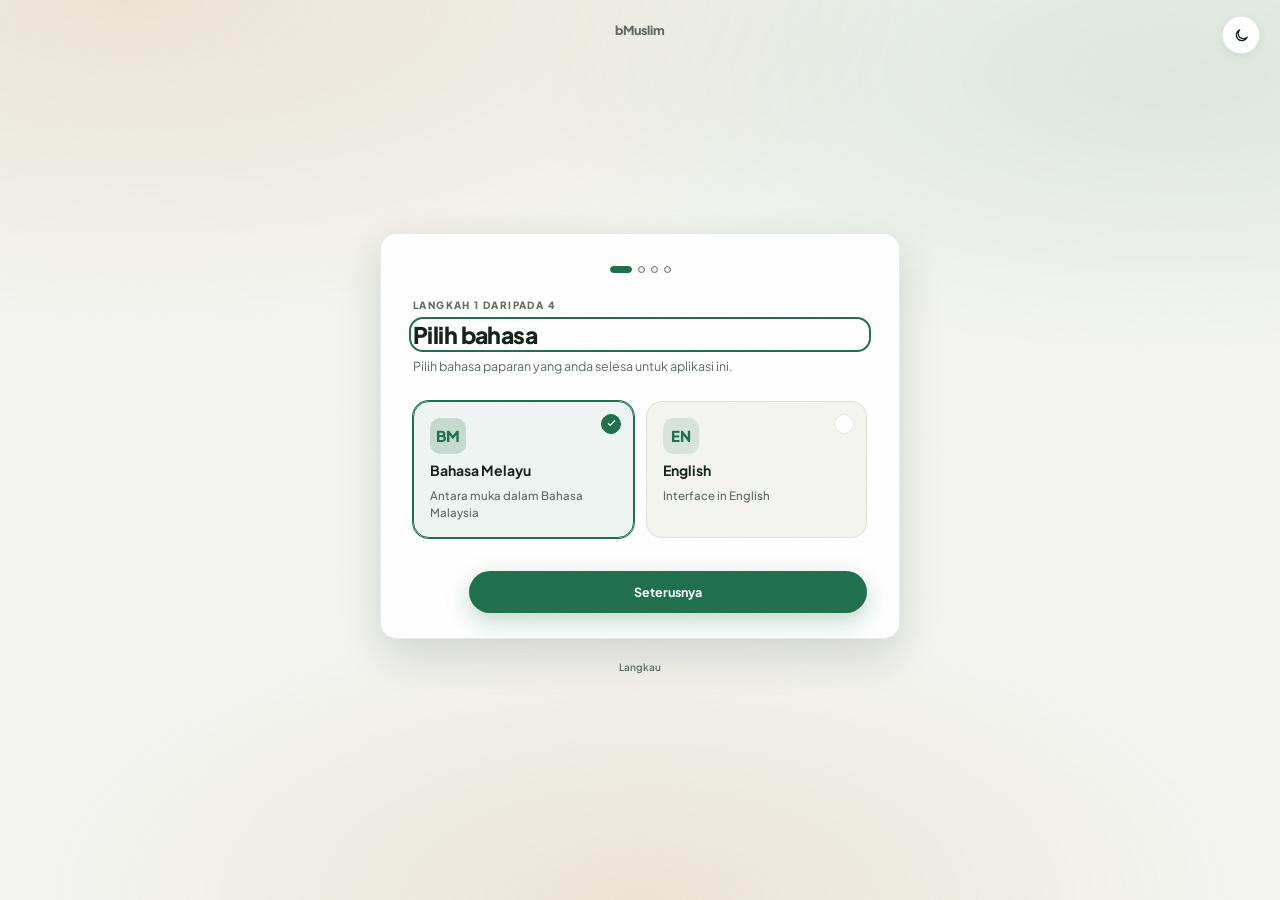
<file: web/onboarding.html>
<!doctype html>
<html lang="ms">
<head>
<meta charset="utf-8" />
<meta name="viewport" content="width=device-width, initial-scale=1" />
<title>bMuslim: Persediaan</title>
<link rel="preconnect" href="https://fonts.googleapis.com" />
<link rel="preconnect" href="https://fonts.gstatic.com" crossorigin />
<link rel="stylesheet" href="assets/tokens.css" />
<!--
  shared.js loaded in <head>, no defer/async: applies theme before paint to
  prevent FOUC. bmTheme.init() fires synchronously inside the IIFE.
-->
<script src="assets/shared.js"></script>
<script src="assets/data.js" defer></script>
<style>
/* ── Page shell ─────────────────────────────────────────────────────────────── */
html, body {
  height: 100%;
}

body {
  min-height: 100dvh;
  display: flex;
  flex-direction: column;
  align-items: center;
  justify-content: center;
  padding: 80px var(--sp-4) 72px;
  position: relative;
  overflow-x: hidden;
}

/* ── Dawn atmosphere ────────────────────────────────────────────────────────── */
.page-dawn {
  position: fixed;
  inset: 0;
  z-index: 0;
  pointer-events: none;
  background:
    radial-gradient(120% 70% at 10% 0%,   var(--dawn1), transparent 52%),
    radial-gradient(100% 60% at 92% 8%,   var(--dawn2), transparent 52%),
    radial-gradient(80%  55% at 50% 100%, var(--dawn1), transparent 58%);
}

/* ── Wordmark ───────────────────────────────────────────────────────────────── */
.wordmark {
  position: fixed;
  top: var(--sp-5);
  left: 50%;
  transform: translateX(-50%);
  font-size: var(--text-sm);
  font-weight: 800;
  letter-spacing: -0.01em;
  color: var(--text);
  z-index: 10;
  white-space: nowrap;
  opacity: 0.65;
  user-select: none;
}

/* ── Theme toggle (top-right corner) ───────────────────────────────────────── */
.theme-btn {
  position: fixed;
  top: var(--sp-4);
  right: var(--sp-5);
  z-index: 10;
  width: 38px;
  height: 38px;
  border-radius: var(--r-pill);
  border: 1px solid var(--line);
  background: var(--surface);
  color: var(--text);
  display: flex;
  align-items: center;
  justify-content: center;
  cursor: pointer;
  box-shadow: var(--shadow-sm);
  transition:
    background var(--dur-fast) var(--ease),
    border-color var(--dur-fast) var(--ease);
}

.theme-btn:hover {
  border-color: rgba(var(--accent-rgb), 0.35);
  background: rgba(var(--accent-rgb), 0.06);
}

.theme-btn:focus-visible {
  outline: 2px solid var(--accent);
  outline-offset: 2px;
  border-radius: var(--r-pill);
}

.theme-btn svg {
  display: none;
}

[data-theme="light"] .theme-btn .icon-moon,
[data-theme="dark"]  .theme-btn .icon-sun  {
  display: block;
}

/* ── Card ───────────────────────────────────────────────────────────────────── */
.ob-card {
  position: relative;
  z-index: 2;
  width: 100%;
  max-width: 520px;
  background: var(--surface);
  border: 1px solid var(--line);
  border-radius: var(--r-large);
  box-shadow: var(--shadow-lg);
  padding: var(--sp-8) var(--sp-8) var(--sp-6);
}

@media (max-width: 560px) {
  .ob-card {
    padding: var(--sp-6) var(--sp-5) var(--sp-5);
    border-radius: var(--r-card);
  }

  body {
    padding-left: var(--sp-3);
    padding-right: var(--sp-3);
  }
}

@media (max-width: 360px) {
  .ob-card {
    padding: var(--sp-5) var(--sp-4) var(--sp-4);
  }
}

/* ── Step dots ──────────────────────────────────────────────────────────────── */
.step-dots {
  display: flex;
  align-items: center;
  justify-content: center;
  gap: 6px;
  margin-bottom: var(--sp-6);
}

.step-dot {
  width: 7px;
  height: 7px;
  border-radius: var(--r-pill);
  background: var(--track);
  border: 1.5px solid var(--faint);
  transition:
    width var(--dur-base) var(--ease-out),
    background var(--dur-base) var(--ease),
    border-color var(--dur-base) var(--ease);
}

.step-dot.active {
  width: 22px;
  background: var(--accent);
  border-color: var(--accent);
}

.step-dot.done {
  background: rgba(var(--accent-rgb), 0.32);
  border-color: rgba(var(--accent-rgb), 0.45);
}

/* ── Step panels ────────────────────────────────────────────────────────────── */
.step-panel {
  display: none;
}

.step-panel.active {
  display: block;
}

/* ── Step header ────────────────────────────────────────────────────────────── */
.step-eyebrow {
  font-size: var(--text-xs);
  font-weight: 800;
  letter-spacing: 0.14em;
  text-transform: uppercase;
  color: var(--faint);
  display: block;
  margin-bottom: var(--sp-2);
}

.step-title {
  font-size: var(--text-2xl);
  font-weight: 800;
  letter-spacing: -0.025em;
  line-height: 1.2;
  color: var(--text);
  margin-bottom: var(--sp-2);
}

.step-desc {
  font-size: var(--text-sm);
  color: var(--muted);
  line-height: 1.65;
  margin-bottom: var(--sp-6);
  max-width: 42ch;
}

/* ── Selection card grid (Bahasa + Tahap) ────────────────────────────────────*/
.sel-grid {
  display: grid;
  grid-template-columns: 1fr 1fr;
  gap: var(--sp-3);
  margin-bottom: var(--sp-6);
}

@media (max-width: 360px) {
  .sel-grid {
    grid-template-columns: 1fr;
  }
}

.sel-card {
  position: relative;
  display: flex;
  flex-direction: column;
  align-items: flex-start;
  gap: var(--sp-2);
  padding: var(--sp-4);
  border-radius: var(--r-card);
  border: 1.5px solid var(--line);
  background: var(--bg);
  cursor: pointer;
  transition:
    border-color var(--dur-fast) var(--ease),
    background   var(--dur-fast) var(--ease),
    box-shadow   var(--dur-fast) var(--ease);
  text-align: left;
  font-family: inherit;
  color: var(--text);
  outline: none;
}

.sel-card:hover {
  border-color: rgba(var(--accent-rgb), 0.38);
  background: rgba(var(--accent-rgb), 0.04);
}

.sel-card.selected {
  border-color: var(--accent);
  background: rgba(var(--accent-rgb), 0.07);
  box-shadow: 0 0 0 1px var(--accent);
}

.sel-card:focus-visible {
  outline: 2px solid var(--accent);
  outline-offset: 2px;
  border-radius: var(--r-card);
}

/* Selected tick badge */
.sel-tick {
  position: absolute;
  top: var(--sp-3);
  right: var(--sp-3);
  width: 20px;
  height: 20px;
  border-radius: var(--r-pill);
  border: 1.5px solid var(--line);
  background: var(--surface);
  display: flex;
  align-items: center;
  justify-content: center;
  transition:
    border-color var(--dur-fast) var(--ease),
    background   var(--dur-fast) var(--ease);
  flex-shrink: 0;
}

.sel-card.selected .sel-tick {
  border-color: var(--accent);
  background: var(--accent);
}

.sel-tick svg {
  display: none;
}

.sel-card.selected .sel-tick svg {
  display: block;
}

.sel-card-icon {
  width: 36px;
  height: 36px;
  border-radius: var(--r-input);
  display: flex;
  align-items: center;
  justify-content: center;
  background: rgba(var(--accent-rgb), 0.12);
  color: var(--accent);
  font-size: 15px;
  font-weight: 800;
  flex-shrink: 0;
  letter-spacing: -0.02em;
  transition: background var(--dur-fast) var(--ease);
}

.sel-card.selected .sel-card-icon {
  background: rgba(var(--accent-rgb), 0.20);
}

.sel-card-icon.strong {
  background: rgba(var(--accent-rgb), 0.16);
  color: var(--accent);
}

.sel-card.selected .sel-card-icon.strong {
  background: rgba(var(--accent-rgb), 0.26);
}

.sel-card-name {
  font-size: var(--text-base);
  font-weight: 700;
  color: var(--text);
  line-height: 1.2;
  padding-right: 22px;
}

.sel-card-sub {
  font-size: 11.5px;
  color: var(--muted);
  font-weight: 500;
  line-height: 1.5;
}

/* ── Field wrapper ──────────────────────────────────────────────────────────── */
.field {
  display: flex;
  flex-direction: column;
  gap: var(--sp-1);
  margin-bottom: var(--sp-5);
}

.field:last-of-type {
  margin-bottom: 0;
}

.field label {
  font-size: var(--text-sm);
  font-weight: 700;
  color: var(--muted);
  margin-bottom: 0;
}

.field-hint {
  font-size: 11.5px;
  color: var(--faint);
  line-height: 1.55;
  margin-top: var(--sp-1);
}

/* ── Zone select ────────────────────────────────────────────────────────────── */
.zon-wrap {
  margin-bottom: var(--sp-6);
}

/* dark arrow for selects inside this page */
[data-theme="dark"] select {
  background-image: url("data:image/svg+xml,%3Csvg xmlns='http://www.w3.org/2000/svg' width='16' height='16' viewBox='0 0 24 24' fill='none' stroke='%236F7F76' stroke-width='1.8'%3E%3Cpath d='M6 9l6 6 6-6'/%3E%3C/svg%3E");
}

/* ── Time inputs row ────────────────────────────────────────────────────────── */
.time-row {
  display: grid;
  grid-template-columns: 1fr 1fr;
  gap: var(--sp-4);
  margin-bottom: var(--sp-4);
}

@media (max-width: 360px) {
  .time-row {
    grid-template-columns: 1fr;
  }
}

input[type="time"] {
  color-scheme: light;
}

[data-theme="dark"] input[type="time"] {
  color-scheme: dark;
}

/* ── Helper note (step 3) ───────────────────────────────────────────────────── */
.helper-note {
  display: flex;
  align-items: flex-start;
  gap: var(--sp-3);
  background: rgba(var(--accent-rgb), 0.07);
  border: 1px solid rgba(var(--accent-rgb), 0.18);
  border-radius: var(--r-card);
  padding: var(--sp-3) var(--sp-4);
  margin-bottom: var(--sp-6);
}

.helper-note-icon {
  flex-shrink: 0;
  margin-top: 1px;
  color: var(--accent);
}

.helper-note-text {
  font-size: 11.5px;
  color: var(--muted);
  line-height: 1.6;
}

/* ── Navigation row ─────────────────────────────────────────────────────────── */
.nav-row {
  display: flex;
  align-items: center;
  gap: var(--sp-3);
  padding-top: var(--sp-2);
}

.btn-back-ob {
  flex-shrink: 0;
  width: 44px;
  height: 44px;
  border-radius: var(--r-pill);
  border: 1px solid var(--line);
  background: var(--surface);
  color: var(--muted);
  display: flex;
  align-items: center;
  justify-content: center;
  cursor: pointer;
  transition:
    border-color var(--dur-fast) var(--ease),
    background   var(--dur-fast) var(--ease),
    color        var(--dur-fast) var(--ease),
    opacity      var(--dur-fast) var(--ease);
}

.btn-back-ob:hover {
  border-color: rgba(var(--accent-rgb), 0.38);
  background: rgba(var(--accent-rgb), 0.05);
  color: var(--text);
}

.btn-back-ob:focus-visible {
  outline: 2px solid var(--accent);
  outline-offset: 2px;
  border-radius: var(--r-pill);
}

.btn-back-ob[hidden] {
  visibility: hidden;
  pointer-events: none;
}

.btn-next-ob {
  flex: 1;
  font-family: inherit;
  font-size: var(--text-sm);
  font-weight: 700;
  color: var(--on-accent);
  background: var(--accent);
  border: none;
  border-radius: var(--r-pill);
  padding: 13px var(--sp-6);
  cursor: pointer;
  box-shadow: var(--shadow-accent);
  transition:
    opacity    var(--dur-fast) var(--ease),
    box-shadow var(--dur-fast) var(--ease);
}

.btn-next-ob:hover {
  opacity: 0.88;
  box-shadow: 0 10px 28px rgba(var(--accent-rgb), 0.36);
}

.btn-next-ob:active {
  opacity: 0.78;
}

.btn-next-ob:focus-visible {
  outline: 2px solid var(--accent);
  outline-offset: 3px;
  border-radius: var(--r-pill);
}

/* ── Skip link ──────────────────────────────────────────────────────────────── */
.skip-link {
  position: relative;
  z-index: 2;
  margin-top: var(--sp-5);
  font-size: var(--text-xs);
  font-weight: 600;
  color: var(--faint);
  text-decoration: none;
  transition: color var(--dur-fast) var(--ease);
}

.skip-link:hover {
  color: var(--muted);
  opacity: 1;
}

.skip-link:focus-visible {
  outline: 2px solid var(--accent);
  outline-offset: 3px;
  border-radius: var(--r-input);
  color: var(--accent);
}

/* ── Reduced-motion overrides ───────────────────────────────────────────────── */
@media (prefers-reduced-motion: reduce) {
  .step-dot,
  .sel-card,
  .sel-tick,
  .btn-back-ob,
  .btn-next-ob {
    transition: none;
  }
}
</style>
</head>
<body>

<!-- Dawn atmosphere -->
<div class="page-dawn" aria-hidden="true"></div>

<!-- Film grain (from tokens.css .grain class, fixed z-index 1000) -->
<div class="grain" aria-hidden="true"></div>

<!-- Wordmark -->
<div class="wordmark" aria-hidden="true">bMuslim</div>

<!-- Theme toggle -->
<button class="theme-btn" id="theme-btn" aria-label="Tukar tema paparan" type="button">
  <!-- Moon: shown in light mode -->
  <svg class="icon-moon" viewBox="0 0 24 24" width="17" height="17" fill="none" stroke="currentColor" stroke-width="1.8" stroke-linecap="round" stroke-linejoin="round" aria-hidden="true">
    <path d="M20 14.5A8 8 0 1 1 9.5 4a6.2 6.2 0 0 0 10.5 10.5Z"/>
  </svg>
  <!-- Sun: shown in dark mode -->
  <svg class="icon-sun" viewBox="0 0 24 24" width="17" height="17" fill="none" stroke="currentColor" stroke-width="1.8" stroke-linecap="round" stroke-linejoin="round" aria-hidden="true">
    <circle cx="12" cy="12" r="4"/>
    <path d="M12 2v2M12 20v2M4.9 4.9l1.4 1.4M17.7 17.7l1.4 1.4M2 12h2M20 12h2M4.9 19.1l1.4-1.4M17.7 6.3l1.4-1.4"/>
  </svg>
</button>

<!-- ── Main card ───────────────────────────────────────────────────────────── -->
<main class="ob-card" role="main" aria-label="Persediaan awal bMuslim">

  <!-- Step progress dots -->
  <div class="step-dots" role="group" aria-label="Kemajuan persediaan">
    <div class="step-dot" id="dot-0" aria-hidden="true"></div>
    <div class="step-dot" id="dot-1" aria-hidden="true"></div>
    <div class="step-dot" id="dot-2" aria-hidden="true"></div>
    <div class="step-dot" id="dot-3" aria-hidden="true"></div>
  </div>

  <!-- ── Step 1: Bahasa ────────────────────────────────────────────────────── -->
  <div class="step-panel" id="step-0" role="group" aria-labelledby="title-0">
    <span class="step-eyebrow">Langkah 1 daripada 4</span>
    <h1 class="step-title" id="title-0" tabindex="-1">Pilih bahasa</h1>
    <p class="step-desc">Pilih bahasa paparan yang anda selesa untuk aplikasi ini.</p>

    <div class="sel-grid" role="radiogroup" aria-labelledby="title-0">
      <button
        class="sel-card"
        id="lang-bm"
        role="radio"
        aria-checked="false"
        data-group="lang"
        data-value="bm"
        type="button"
        tabindex="0"
      >
        <span class="sel-tick" aria-hidden="true">
          <svg viewBox="0 0 24 24" width="11" height="11" fill="none" stroke="white" stroke-width="2.5" stroke-linecap="round" stroke-linejoin="round" aria-hidden="true"><path d="M5 12l4 4 10-10"/></svg>
        </span>
        <div class="sel-card-icon" aria-hidden="true">BM</div>
        <span class="sel-card-name">Bahasa Melayu</span>
        <span class="sel-card-sub">Antara muka dalam Bahasa Malaysia</span>
      </button>

      <button
        class="sel-card"
        id="lang-en"
        role="radio"
        aria-checked="false"
        data-group="lang"
        data-value="en"
        type="button"
        tabindex="-1"
      >
        <span class="sel-tick" aria-hidden="true">
          <svg viewBox="0 0 24 24" width="11" height="11" fill="none" stroke="white" stroke-width="2.5" stroke-linecap="round" stroke-linejoin="round" aria-hidden="true"><path d="M5 12l4 4 10-10"/></svg>
        </span>
        <div class="sel-card-icon" aria-hidden="true">EN</div>
        <span class="sel-card-name">English</span>
        <span class="sel-card-sub">Interface in English</span>
      </button>
    </div>

    <div class="nav-row">
      <button class="btn-back-ob" id="back-0" type="button" aria-label="Kembali" hidden>
        <svg viewBox="0 0 24 24" width="18" height="18" fill="none" stroke="currentColor" stroke-width="1.8" stroke-linecap="round" stroke-linejoin="round" aria-hidden="true"><path d="M15 5l-7 7 7 7"/></svg>
      </button>
      <button class="btn-next-ob" id="next-0" type="button">Seterusnya</button>
    </div>
  </div>

  <!-- ── Step 2: Zon waktu solat ──────────────────────────────────────────── -->
  <div class="step-panel" id="step-1" role="group" aria-labelledby="title-1">
    <span class="step-eyebrow">Langkah 2 daripada 4</span>
    <h1 class="step-title" id="title-1" tabindex="-1">Zon waktu solat</h1>
    <p class="step-desc">Pilih zon JAKIM yang menepati negeri atau kawasan anda untuk mendapatkan waktu solat yang tepat.</p>

    <div class="zon-wrap">
      <div class="field">
        <label for="sel-zon">Zon (JAKIM)</label>
        <select id="sel-zon" aria-describedby="zon-hint">
          <!-- Populated from BM.zones (shared JAKIM list) -->
        </select>
        <p class="field-hint" id="zon-hint">Waktu solat bersumber daripada Jabatan Kemajuan Islam Malaysia (JAKIM).</p>
      </div>
    </div>

    <div class="nav-row">
      <button class="btn-back-ob" id="back-1" type="button" aria-label="Kembali ke langkah sebelumnya">
        <svg viewBox="0 0 24 24" width="18" height="18" fill="none" stroke="currentColor" stroke-width="1.8" stroke-linecap="round" stroke-linejoin="round" aria-hidden="true"><path d="M15 5l-7 7 7 7"/></svg>
      </button>
      <button class="btn-next-ob" id="next-1" type="button">Seterusnya</button>
    </div>
  </div>

  <!-- ── Step 3: Waktu tidur dan bangun ────────────────────────────────────── -->
  <div class="step-panel" id="step-2" role="group" aria-labelledby="title-2">
    <span class="step-eyebrow">Langkah 3 daripada 4</span>
    <h1 class="step-title" id="title-2" tabindex="-1">Waktu rehat anda</h1>
    <p class="step-desc">Ini membantu kami menjadualkan amalan malam dan subuh mengikut rutin harian anda.</p>

    <div class="time-row">
      <div class="field">
        <label for="input-tidur">Waktu tidur</label>
        <input
          type="time"
          id="input-tidur"
          value="23:00"
          aria-describedby="waktu-hint"
        />
      </div>
      <div class="field">
        <label for="input-bangun">Waktu bangun</label>
        <input
          type="time"
          id="input-bangun"
          value="05:30"
          aria-describedby="waktu-hint"
        />
      </div>
    </div>

    <div class="helper-note" id="waktu-hint">
      <span class="helper-note-icon" aria-hidden="true">
        <svg viewBox="0 0 24 24" width="16" height="16" fill="none" stroke="currentColor" stroke-width="1.8" stroke-linecap="round" stroke-linejoin="round"><circle cx="12" cy="12" r="9"/><path d="M12 7v5l3 3"/></svg>
      </span>
      <span class="helper-note-text">
        Digunakan untuk mengira tetingkap Tahajud (sepertiga malam terakhir) dan menentukan masa membaca Surah Al-Mulk sebelum tidur.
      </span>
    </div>

    <div class="nav-row">
      <button class="btn-back-ob" id="back-2" type="button" aria-label="Kembali ke langkah sebelumnya">
        <svg viewBox="0 0 24 24" width="18" height="18" fill="none" stroke="currentColor" stroke-width="1.8" stroke-linecap="round" stroke-linejoin="round" aria-hidden="true"><path d="M15 5l-7 7 7 7"/></svg>
      </button>
      <button class="btn-next-ob" id="next-2" type="button">Seterusnya</button>
    </div>
  </div>

  <!-- ── Step 4: Tahap amalan ──────────────────────────────────────────────── -->
  <div class="step-panel" id="step-3" role="group" aria-labelledby="title-3">
    <span class="step-eyebrow">Langkah 4 daripada 4</span>
    <h1 class="step-title" id="title-3" tabindex="-1">Tahap amalan</h1>
    <p class="step-desc">Pilih mengikut kebiasaan harian anda sekarang. Anda boleh menukarnya kemudian dalam Tetapan.</p>

    <div class="sel-grid" role="radiogroup" aria-labelledby="title-3">
      <button
        class="sel-card"
        id="tahap-pemula"
        role="radio"
        aria-checked="false"
        data-group="tahap"
        data-value="pemula"
        type="button"
        tabindex="0"
      >
        <span class="sel-tick" aria-hidden="true">
          <svg viewBox="0 0 24 24" width="11" height="11" fill="none" stroke="white" stroke-width="2.5" stroke-linecap="round" stroke-linejoin="round" aria-hidden="true"><path d="M5 12l4 4 10-10"/></svg>
        </span>
        <div class="sel-card-icon" aria-hidden="true">
          <svg viewBox="0 0 24 24" width="18" height="18" fill="none" stroke="currentColor" stroke-width="1.8" stroke-linecap="round" stroke-linejoin="round" aria-hidden="true">
            <path d="M12 22V12"/>
            <path d="M5 3h14s1 5-3 9-9 3-9 3S5 8 5 3z"/>
          </svg>
        </div>
        <span class="sel-card-name">Pemula</span>
        <span class="sel-card-sub">Amalan asas harian: solat fardhu, zikir pagi dan petang</span>
      </button>

      <button
        class="sel-card"
        id="tahap-lanjutan"
        role="radio"
        aria-checked="false"
        data-group="tahap"
        data-value="lanjutan"
        type="button"
        tabindex="-1"
      >
        <span class="sel-tick" aria-hidden="true">
          <svg viewBox="0 0 24 24" width="11" height="11" fill="none" stroke="white" stroke-width="2.5" stroke-linecap="round" stroke-linejoin="round" aria-hidden="true"><path d="M5 12l4 4 10-10"/></svg>
        </span>
        <div class="sel-card-icon strong" aria-hidden="true">
          <svg viewBox="0 0 24 24" width="18" height="18" fill="none" stroke="currentColor" stroke-width="1.8" stroke-linecap="round" stroke-linejoin="round" aria-hidden="true">
            <circle cx="12" cy="12" r="4"/>
            <path d="M12 2v2M12 20v2M4.9 4.9l1.4 1.4M17.7 17.7l1.4 1.4M2 12h2M20 12h2M4.9 19.1l1.4-1.4M17.7 6.3l1.4-1.4"/>
          </svg>
        </div>
        <span class="sel-card-name">Lanjutan</span>
        <span class="sel-card-sub">Tambah Dhuha, Tahajud, puasa sunat dan lain-lain</span>
      </button>
    </div>

    <div class="nav-row">
      <button class="btn-back-ob" id="back-3" type="button" aria-label="Kembali ke langkah sebelumnya">
        <svg viewBox="0 0 24 24" width="18" height="18" fill="none" stroke="currentColor" stroke-width="1.8" stroke-linecap="round" stroke-linejoin="round" aria-hidden="true"><path d="M15 5l-7 7 7 7"/></svg>
      </button>
      <button class="btn-next-ob" id="next-3" type="button">Mula</button>
    </div>
  </div>

</main>

<!-- Quiet skip link -->
<a class="skip-link" href="app.html" aria-label="Langkau persediaan dan gunakan tetapan lalai">Langkau</a>

<script>
(function () {
  'use strict';

  /* ── Constants ─────────────────────────────────────────────────────────── */
  /* Same key + schema the app reads (see assets/app.js) */
  var SETTINGS_KEY = 'bm-settings';
  var STEP_KEY     = 'bm-onboarding-step';
  var TOTAL_STEPS  = 4;

  /* ── Defaults ───────────────────────────────────────────────────────────── */
  var DEFAULTS = {
    lang:  'bm',
    zone:  'WLY01',
    sleep: '23:00',
    wake:  '05:30',
    level: 'pemula'
  };

  /* ── Load saved settings ────────────────────────────────────────────────── */
  var settings = Object.assign({}, DEFAULTS);

  try {
    /* One-time migration from the legacy onboarding schema */
    var legacyRaw = localStorage.getItem('bmuslim.settings');
    if (legacyRaw && !localStorage.getItem(SETTINGS_KEY)) {
      var lg = JSON.parse(legacyRaw) || {};
      var migrated = {};
      if (lg.lang)   migrated.lang  = lg.lang;
      if (lg.zon)    migrated.zone  = lg.zon;
      if (lg.tidur)  migrated.sleep = lg.tidur;
      if (lg.bangun) migrated.wake  = lg.bangun;
      if (lg.tahap)  migrated.level = lg.tahap;
      localStorage.setItem(SETTINGS_KEY, JSON.stringify(migrated));
    }
    var raw = localStorage.getItem(SETTINGS_KEY);
    if (raw) {
      var parsed = JSON.parse(raw);
      if (parsed && typeof parsed === 'object') {
        Object.keys(DEFAULTS).forEach(function (k) {
          if (k in parsed && parsed[k]) { settings[k] = parsed[k]; }
        });
      }
    }
  } catch (e) {}

  /* ── Save settings ──────────────────────────────────────────────────────── */
  function save() {
    try {
      /* Merge over whatever the app has already stored (notif toggles etc.) */
      var existing = {};
      try { existing = JSON.parse(localStorage.getItem(SETTINGS_KEY)) || {}; } catch (e2) {}
      localStorage.setItem(SETTINGS_KEY, JSON.stringify(Object.assign(existing, settings)));
      localStorage.setItem(STEP_KEY, String(currentStep));
    } catch (e) {}
  }

  /* ── Step state (resumes where the user left off) ───────────────────────── */
  var currentStep = 0;
  try {
    var savedStep = parseInt(localStorage.getItem(STEP_KEY), 10);
    if (savedStep >= 0 && savedStep < TOTAL_STEPS) { currentStep = savedStep; }
  } catch (e) {}

  var REDUCED = !!(window.matchMedia &&
    window.matchMedia('(prefers-reduced-motion: reduce)').matches);

  /* ── Selection card logic ────────────────────────────────────────────────── */
  function setGroup(group, value) {
    var cards = document.querySelectorAll('[data-group="' + group + '"]');
    cards.forEach(function (card) {
      var isMe = card.getAttribute('data-value') === value;
      card.classList.toggle('selected', isMe);
      card.setAttribute('aria-checked', isMe ? 'true' : 'false');
      card.setAttribute('tabindex', isMe ? '0' : '-1');
    });
  }

  /* Arrow-key roving-tabindex for radiogroups */
  function handleRadioKey(e) {
    var card  = e.currentTarget;
    var group = card.getAttribute('data-group');
    var sibs  = Array.from(document.querySelectorAll('[data-group="' + group + '"]'));
    var idx   = sibs.indexOf(card);
    var next  = -1;

    if (e.key === 'ArrowRight' || e.key === 'ArrowDown') {
      next = (idx + 1) % sibs.length;
    } else if (e.key === 'ArrowLeft' || e.key === 'ArrowUp') {
      next = (idx - 1 + sibs.length) % sibs.length;
    } else {
      return;
    }

    e.preventDefault();
    var val = sibs[next].getAttribute('data-value');
    setGroup(group, val);
    if (group === 'lang')  { settings.lang  = val; }
    if (group === 'tahap') { settings.level = val; }
    save();
    sibs[next].focus();
  }

  /* ── Collect values from current step before navigating ──────────────────── */
  function collect(step) {
    if (step === 1) {
      var sel = document.getElementById('sel-zon');
      if (sel) { settings.zone = sel.value; }
    }
    if (step === 2) {
      var t = document.getElementById('input-tidur');
      var b = document.getElementById('input-bangun');
      if (t && t.value) { settings.sleep = t.value; }
      if (b && b.value) { settings.wake  = b.value; }
    }
    save();
  }

  /* ── Restore values into current step's inputs ───────────────────────────── */
  function restore(step) {
    if (step === 0) {
      setGroup('lang',  settings.lang);
      bindRadioGroup('lang',  'lang');
    }
    if (step === 1) {
      var sel = document.getElementById('sel-zon');
      if (sel) { sel.value = settings.zone; }
    }
    if (step === 2) {
      var t = document.getElementById('input-tidur');
      var b = document.getElementById('input-bangun');
      if (t) { t.value = settings.sleep; }
      if (b) { b.value = settings.wake;  }
    }
    if (step === 3) {
      setGroup('tahap', settings.level);
      bindRadioGroup('tahap', 'level');
    }
  }

  function bindRadioGroup(group, settingsKey) {
    document.querySelectorAll('[data-group="' + group + '"]').forEach(function (card) {
      if (card.dataset.bound) { return; }
      card.dataset.bound = '1';
      card.addEventListener('click', function () {
        var val = card.getAttribute('data-value');
        setGroup(group, val);
        settings[settingsKey] = val;
        save();
      });
      card.addEventListener('keydown', handleRadioKey);
    });
  }

  /* ── Update dots ─────────────────────────────────────────────────────────── */
  function updateDots(step) {
    for (var i = 0; i < TOTAL_STEPS; i++) {
      var dot = document.getElementById('dot-' + i);
      if (!dot) { continue; }
      dot.classList.toggle('active', i === step);
      dot.classList.toggle('done',   i < step);
    }
  }

  /* ── Show a step ─────────────────────────────────────────────────────────── */
  function showStep(n) {
    var panels = document.querySelectorAll('.step-panel');
    panels.forEach(function (p, i) {
      p.classList.toggle('active', i === n);
    });

    updateDots(n);
    restore(n);

    /* Bind per-step live listeners (once) */
    if (n === 1) {
      var sel = document.getElementById('sel-zon');
      if (sel && !sel.dataset.bound) {
        sel.dataset.bound = '1';
        sel.addEventListener('change', function () {
          settings.zone = sel.value;
          save();
        });
      }
    }
    if (n === 2) {
      ['input-tidur', 'input-bangun'].forEach(function (id) {
        var el = document.getElementById(id);
        if (el && !el.dataset.bound) {
          el.dataset.bound = '1';
          el.addEventListener('change', function () {
            if (id === 'input-tidur')  { settings.sleep = el.value; }
            if (id === 'input-bangun') { settings.wake  = el.value; }
            save();
          });
        }
      });
    }

    /* Focus the heading for screen readers */
    var title = document.getElementById('title-' + n);
    if (title) {
      setTimeout(function () { title.focus({ preventScroll: true }); }, 60);
    }
  }

  /* ── Navigation ──────────────────────────────────────────────────────────── */
  function goNext() {
    collect(currentStep);
    if (currentStep < TOTAL_STEPS - 1) {
      currentStep++;
      showStep(currentStep);
      save();
      window.scrollTo({ top: 0, behavior: REDUCED ? 'auto' : 'smooth' });
    } else {
      settings.onboarded = true;
      save();
      window.location.href = 'app.html';
    }
  }

  function goBack() {
    collect(currentStep);
    if (currentStep > 0) {
      currentStep--;
      showStep(currentStep);
      save();
      window.scrollTo({ top: 0, behavior: REDUCED ? 'auto' : 'smooth' });
    }
  }

  /* ── Wire navigation buttons ─────────────────────────────────────────────── */
  for (var s = 0; s < TOTAL_STEPS; s++) {
    (function (i) {
      var nb = document.getElementById('next-' + i);
      var bb = document.getElementById('back-' + i);
      if (nb) { nb.addEventListener('click', goNext); }
      if (bb) { bb.addEventListener('click', goBack); }
    }(s));
  }

  /* ── Theme toggle ────────────────────────────────────────────────────────── */
  var themeBtn = document.getElementById('theme-btn');
  if (themeBtn) {
    themeBtn.addEventListener('click', function () {
      window.bmTheme.toggle();
    });
  }

  /* ── Init ────────────────────────────────────────────────────────────────── */
  function populateZones() {
    var sel = document.getElementById('sel-zon');
    if (!sel || !window.BM || sel.options.length) { return; }
      var byState = {};
      window.BM.zones.forEach(function (z) {
        (byState[z.state] = byState[z.state] || []).push(z);
      });
      sel.innerHTML = Object.keys(byState).map(function (st) {
        return '<optgroup label="' + st + '">' + byState[st].map(function (z) {
          return '<option value="' + z.code + '">' + z.code + ': ' + z.area + '</option>';
        }).join('') + '</optgroup>';
      }).join('');
    sel.value = settings.zone;
  }
  if (document.readyState === 'loading') {
    document.addEventListener('DOMContentLoaded', populateZones);
  } else {
    populateZones();
  }
  showStep(currentStep);

}());
</script>
</body>
</html>
</file>
<file: web/assets/tokens.css>
/*
 * tokens.css — bMuslim shared design token layer
 * All pages import this first. Provides: CSS custom properties (light + dark),
 * base element styles, and shared component classes.
 */

/* ─── Google Fonts ─────────────────────────────────────────────────────────── */
@import url('https://fonts.googleapis.com/css2?family=Plus+Jakarta+Sans:wght@400;500;600;700;800&family=Noto+Naskh+Arabic:wght@500;700&display=swap');

/* ─── Reset ─────────────────────────────────────────────────────────────────── */
*, *::before, *::after {
  box-sizing: border-box;
  margin: 0;
  padding: 0;
}

/* ─── Token set: Light (default) ────────────────────────────────────────────── */
:root {
  /* Colors */
  --bg:          #F4F5F1;
  --surface:     #FFFFFF;
  --text:        #16211B;
  --muted:       #5B6960;
  --faint:       #5F6B64;
  --line:        rgba(21, 33, 27, 0.09);
  --line-strong: #808A84;
  --gold-text:   #8A6420;
  --select-arrow: url("data:image/svg+xml,%3Csvg xmlns='http://www.w3.org/2000/svg' width='16' height='16' viewBox='0 0 24 24' fill='none' stroke='%235B6960' stroke-width='1.8'%3E%3Cpath d='M6 9l6 6 6-6'/%3E%3C/svg%3E");
  --accent:      #1E6F4D;
  --accent-rgb:  30, 111, 77;
  --on-accent:   #FFFFFF;
  --gold:        #B8862F;
  --gold-rgb:    184, 134, 47;
  --track:       rgba(21, 33, 27, 0.055);

  /* Dawn atmosphere */
  --dawn1:       rgba(184, 134, 47, 0.14);
  --dawn2:       rgba(30, 111, 77, 0.10);

  /* Shadows (tinted to bg hue, never pure-black) */
  --shadow-sm:   0 2px 8px  rgba(15, 28, 20, 0.07);
  --shadow-md:   0 6px 20px rgba(15, 28, 20, 0.10);
  --shadow-lg:   0 16px 44px rgba(15, 28, 20, 0.14);
  --shadow-xl:   0 32px 80px rgba(15, 28, 20, 0.20);
  --shadow-accent: 0 8px 24px rgba(30, 111, 77, 0.28);
  --shadow-gold:   0 6px 16px rgba(184, 134, 47, 0.36);

  /* Radius lock — only these values are used site-wide */
  --r-card:    16px;   /* cards, panels, sheets */
  --r-input:   10px;   /* inputs, selects */
  --r-pill:    9999px; /* chips, buttons */
  --r-icon:    10px;   /* icon containers (matches input radius) */
  --r-large:   16px;   /* hero cards (locked to card radius) */

  /* Spacing scale (4-based) */
  --sp-1:  4px;
  --sp-2:  8px;
  --sp-3:  12px;
  --sp-4:  16px;
  --sp-5:  20px;
  --sp-6:  24px;
  --sp-8:  32px;
  --sp-10: 40px;
  --sp-12: 48px;
  --sp-16: 64px;

  /* Type scale */
  --text-xs:   10px;
  --text-sm:   12.5px;
  --text-base: 14px;
  --text-md:   15px;
  --text-lg:   17px;
  --text-xl:   20px;
  --text-2xl:  23px;
  --text-3xl:  28px;
  --text-4xl:  36px;
  --text-5xl:  48px;

  /* Transitions */
  --dur-fast: 120ms;
  --dur-base: 200ms;
  --dur-slow: 320ms;
  --ease:     cubic-bezier(0.25, 0.46, 0.45, 0.94);
  --ease-out: cubic-bezier(0.16, 1, 0.3, 1);
}

/* ─── Token set: Dark override via data-theme ────────────────────────────────── */
[data-theme="dark"] {
  --bg:          #0D1411;
  --surface:     #161F1A;
  --text:        #E7EDE9;
  --muted:       #95A89D;
  --faint:       #8DA096;
  --line:        rgba(255, 255, 255, 0.10);
  --accent:      #5BBB8B;
  --accent-rgb:  91, 187, 139;
  --on-accent:   #06110C;
  --gold:        #E1C574;
  --gold-rgb:    225, 197, 116;
  --track:       rgba(255, 255, 255, 0.06);

  --dawn1:       rgba(225, 197, 116, 0.10);
  --dawn2:       rgba(91, 187, 139, 0.10);

  --line-strong: #6B7A72;
  --gold-text:   #E1C574;
  --select-arrow: url("data:image/svg+xml,%3Csvg xmlns='http://www.w3.org/2000/svg' width='16' height='16' viewBox='0 0 24 24' fill='none' stroke='%2395A89D' stroke-width='1.8'%3E%3Cpath d='M6 9l6 6 6-6'/%3E%3C/svg%3E");
  --shadow-sm:   0 2px 8px  rgba(2, 10, 6, 0.45);
  --shadow-md:   0 6px 20px rgba(2, 10, 6, 0.52);
  --shadow-lg:   0 16px 44px rgba(2, 10, 6, 0.58);
  --shadow-xl:   0 32px 80px rgba(2, 10, 6, 0.66);
  --shadow-accent: 0 8px 24px rgba(91, 187, 139, 0.20);
  --shadow-gold:   0 6px 16px rgba(225, 197, 116, 0.24);
}

/* ─── prefers-color-scheme fallback (only when no data-theme set) ───────────── */
@media (prefers-color-scheme: dark) {
  :root:not([data-theme="light"]) {
    --bg:          #0D1411;
    --surface:     #161F1A;
    --text:        #E7EDE9;
    --muted:       #95A89D;
    --faint:       #8DA096;
    --line:        rgba(255, 255, 255, 0.10);
    --accent:      #5BBB8B;
    --accent-rgb:  91, 187, 139;
    --on-accent:   #06110C;
    --gold:        #E1C574;
    --gold-rgb:    225, 197, 116;
    --track:       rgba(255, 255, 255, 0.06);

    --dawn1:       rgba(225, 197, 116, 0.10);
    --dawn2:       rgba(91, 187, 139, 0.10);

    --line-strong: #6B7A72;
  --gold-text:   #E1C574;
  --select-arrow: url("data:image/svg+xml,%3Csvg xmlns='http://www.w3.org/2000/svg' width='16' height='16' viewBox='0 0 24 24' fill='none' stroke='%2395A89D' stroke-width='1.8'%3E%3Cpath d='M6 9l6 6 6-6'/%3E%3C/svg%3E");
  --shadow-sm:   0 2px 8px  rgba(2, 10, 6, 0.45);
    --shadow-md:   0 6px 20px rgba(2, 10, 6, 0.52);
    --shadow-lg:   0 16px 44px rgba(2, 10, 6, 0.58);
    --shadow-xl:   0 32px 80px rgba(2, 10, 6, 0.66);
    --shadow-accent: 0 8px 24px rgba(91, 187, 139, 0.20);
    --shadow-gold:   0 6px 16px rgba(225, 197, 116, 0.24);
  }
}

/* ─── Base element styles ────────────────────────────────────────────────────── */
html {
  font-size: 16px;
  -webkit-text-size-adjust: 100%;
  text-size-adjust: 100%;
  scroll-behavior: smooth;
}

body {
  font-family: "Plus Jakarta Sans", ui-sans-serif, system-ui, sans-serif;
  background: var(--bg);
  color: var(--text);
  line-height: 1.6;
  min-height: 100dvh;
  transition: background var(--dur-slow) var(--ease),
              color var(--dur-slow) var(--ease);
  -webkit-font-smoothing: antialiased;
  -moz-osx-font-smoothing: grayscale;
}

h1, h2, h3, h4, h5, h6 {
  font-weight: 700;
  line-height: 1.2;
  letter-spacing: -0.02em;
  color: var(--text);
}

h1 { font-size: var(--text-4xl); font-weight: 800; letter-spacing: -0.03em; }
h2 { font-size: var(--text-3xl); }
h3 { font-size: var(--text-2xl); }
h4 { font-size: var(--text-xl); }
h5 { font-size: var(--text-lg); }
h6 { font-size: var(--text-base); text-transform: uppercase; letter-spacing: 0.12em; color: var(--faint); }

p {
  line-height: 1.65;
  max-width: 65ch;
  color: var(--text);
}

a {
  color: var(--accent);
  text-decoration: none;
  transition: opacity var(--dur-fast) var(--ease);
}

a:hover { opacity: 0.75; }

a:focus-visible {
  outline: 2px solid var(--accent);
  outline-offset: 3px;
  border-radius: var(--r-input);
}

/* Focus-visible ring — shared rule */
:focus-visible {
  outline: 2px solid var(--accent);
  outline-offset: 2px;
  border-radius: var(--r-input);
}

button {
  font-family: inherit;
  cursor: pointer;
  border: none;
  background: none;
  color: inherit;
}

button:focus-visible {
  outline: 2px solid var(--accent);
  outline-offset: 2px;
  border-radius: var(--r-pill);
}

input, select, textarea {
  font-family: inherit;
  font-size: var(--text-base);
  color: var(--text);
  background: var(--surface);
  border: 1.5px solid var(--line-strong);
  border-radius: var(--r-input);
  padding: 10px 14px;
  width: 100%;
  transition: border-color var(--dur-fast) var(--ease),
              box-shadow var(--dur-fast) var(--ease);
  appearance: none;
  -webkit-appearance: none;
}

input:focus, select:focus, textarea:focus {
  outline: none;
  border-color: var(--accent);
  box-shadow: 0 0 0 3px rgba(var(--accent-rgb), 0.15);
}

select {
  background-image: var(--select-arrow);
  background-repeat: no-repeat;
  background-position: right 12px center;
  padding-right: 36px;
}

input[type="time"] {
  padding-right: 10px;
}

label {
  display: block;
  font-size: var(--text-sm);
  font-weight: 700;
  color: var(--muted);
  margin-bottom: var(--sp-1);
}

/* ─── .btn — primary / ghost, pill shape ────────────────────────────────────── */
.btn {
  display: inline-flex;
  align-items: center;
  justify-content: center;
  gap: var(--sp-2);
  font-family: inherit;
  font-size: var(--text-base);
  font-weight: 700;
  line-height: 1;
  padding: 12px 22px;
  border-radius: var(--r-pill);
  border: none;
  cursor: pointer;
  text-decoration: none;
  white-space: nowrap;
  transition: opacity var(--dur-fast) var(--ease),
              transform var(--dur-fast) var(--ease),
              box-shadow var(--dur-fast) var(--ease);
}

.btn:hover { opacity: 0.88; transform: translateY(-1px); }
.btn:active { opacity: 1; transform: translateY(0); }

.btn:focus-visible {
  outline: 2px solid var(--accent);
  outline-offset: 3px;
}

.btn-primary {
  background: var(--accent);
  color: var(--on-accent);
  box-shadow: var(--shadow-accent);
}

.btn-primary:hover {
  box-shadow: 0 12px 32px rgba(var(--accent-rgb), 0.36);
}

.btn-ghost {
  background: transparent;
  color: var(--accent);
  border: 1.5px solid rgba(var(--accent-rgb), 0.30);
}

.btn-ghost:hover {
  background: rgba(var(--accent-rgb), 0.07);
  border-color: rgba(var(--accent-rgb), 0.50);
}

.btn-subtle {
  background: var(--surface);
  color: var(--text);
  border: 1px solid var(--line);
  box-shadow: var(--shadow-sm);
  font-size: var(--text-sm);
  padding: 8px 16px;
}

.btn-full {
  width: 100%;
}

.btn-lg {
  font-size: var(--text-md);
  padding: 15px 28px;
}

/* ─── .chip / .pill ─────────────────────────────────────────────────────────── */
.chip, .pill {
  display: inline-flex;
  align-items: center;
  gap: 5px;
  font-size: var(--text-xs);
  font-weight: 700;
  padding: 3px 9px;
  border-radius: var(--r-pill);
  white-space: nowrap;
  line-height: 1.4;
}

/* Type chip — green tint */
.chip-type, .pill-type {
  background: rgba(var(--accent-rgb), 0.13);
  color: var(--accent);
}

/* Ruling chip — outlined green (gold is reserved for needle/fasting/grades) */
.chip-ruling, .pill-ruling {
  background: transparent;
  border: 1px solid rgba(var(--accent-rgb), 0.45);
  color: var(--accent);
}

/* Time chip — neutral */
.chip-time, .pill-time {
  background: var(--track);
  color: var(--muted);
}

/* Grade chip (citation) — gold marks authenticity */
.chip-grade {
  font-size: var(--text-xs);
  font-weight: 700;
  padding: 3px 9px;
  border-radius: var(--r-pill);
  color: var(--gold-text);
  background: rgba(var(--gold-rgb), 0.16);
}

/* Gold-tinted chip (fasting, day banners) */
.chip-gold {
  background: rgba(var(--gold-rgb), 0.16);
  color: var(--gold-text);
}

/* ─── .card ──────────────────────────────────────────────────────────────────── */
.card {
  background: var(--surface);
  border: 1px solid var(--line);
  border-radius: var(--r-card);
  box-shadow: var(--shadow-sm);
  overflow: hidden;
}

.card-lg {
  border-radius: var(--r-large);
  box-shadow: var(--shadow-md);
}

.card-padded {
  padding: var(--sp-5);
}

/* ─── .checkbox — custom animated checkbox ──────────────────────────────────── */
.checkbox-wrap {
  display: flex;
  align-items: flex-start;
  gap: var(--sp-3);
  cursor: pointer;
  user-select: none;
}

.checkbox {
  position: relative;
  width: 24px;
  height: 24px;
  flex: 0 0 auto;
  border-radius: var(--r-input);
  border: 2px solid rgba(var(--accent-rgb), 0.45);
  background: transparent;
  cursor: pointer;
  transition: border-color var(--dur-fast) var(--ease),
              background var(--dur-fast) var(--ease);
  appearance: none;
  -webkit-appearance: none;
  margin-top: 1px;
}

.checkbox:checked {
  background: var(--accent);
  border-color: var(--accent);
}

.checkbox::after {
  content: '';
  position: absolute;
  left: 5px;
  top: 2px;
  width: 10px;
  height: 6px;
  border-left: 2px solid var(--on-accent);
  border-bottom: 2px solid var(--on-accent);
  transform: rotate(-45deg) scale(0);
  opacity: 0;
  transition: transform var(--dur-fast) var(--ease-out),
              opacity var(--dur-fast) var(--ease);
}

.checkbox:checked::after {
  transform: rotate(-45deg) scale(1);
  opacity: 1;
}

.checkbox:focus-visible {
  outline: 2px solid var(--accent);
  outline-offset: 2px;
  border-radius: var(--r-input);
}

/* ─── .citation-card ─────────────────────────────────────────────────────────── */
.citation-card {
  border: 1px solid var(--line);
  border-radius: var(--r-large);
  overflow: hidden;
  background: var(--surface);
  box-shadow: var(--shadow-sm);
}

.citation-row {
  display: flex;
  align-items: center;
  gap: 12px;
  padding: 14px 16px;
  font-size: var(--text-sm);
  font-weight: 600;
  transition: background var(--dur-fast) var(--ease);
}

.citation-row + .citation-row {
  border-top: 1px solid var(--line);
}

.citation-row:is(a, [role="link"]) {
  color: var(--text);
  text-decoration: none;
}

.citation-row:is(a, [role="link"]):hover {
  background: rgba(var(--accent-rgb), 0.05);
}

.citation-icon {
  width: 18px;
  height: 18px;
  color: var(--accent);
  flex: 0 0 auto;
}

.citation-label {
  flex: 1;
  min-width: 0;
}

.citation-grade {
  margin-left: auto;
  flex-shrink: 0;
}

.citation-chev {
  margin-left: auto;
  color: var(--faint);
  flex-shrink: 0;
}

/* ─── .day-banner ────────────────────────────────────────────────────────────── */
.day-banner {
  display: flex;
  align-items: center;
  gap: var(--sp-3);
  padding: 12px 14px;
  border-radius: var(--r-card);
  background: rgba(var(--gold-rgb), 0.14);
  font-size: var(--text-sm);
  font-weight: 700;
  color: var(--text);
  border: 1px solid rgba(var(--gold-rgb), 0.22);
}

.day-banner-icon {
  width: 18px;
  height: 18px;
  color: var(--gold);
  flex: 0 0 auto;
}

.day-banner-sub {
  color: var(--muted);
  font-weight: 500;
}

/* ─── .progress-ring ─────────────────────────────────────────────────────────── */
.progress-ring {
  position: relative;
  display: inline-flex;
  align-items: center;
  justify-content: center;
  flex-shrink: 0;
}

.progress-ring svg {
  transform: rotate(-90deg);
}

.progress-ring-track {
  fill: none;
  stroke: var(--track);
}

.progress-ring-fill {
  fill: none;
  stroke: var(--accent);
  stroke-linecap: round;
  transition: stroke-dashoffset var(--dur-slow) var(--ease-out);
}

.progress-ring-label {
  position: absolute;
  inset: 0;
  display: flex;
  flex-direction: column;
  align-items: center;
  justify-content: center;
  line-height: 1.1;
  pointer-events: none;
}

.progress-ring-label b {
  font-size: 13px;
  font-weight: 800;
  color: var(--text);
}

.progress-ring-label span {
  font-size: 8px;
  font-weight: 600;
  color: var(--muted);
}

/* ─── .grain — subtle SVG film grain overlay ────────────────────────────────── */
.grain {
  position: fixed;
  inset: 0;
  z-index: 1000;
  pointer-events: none;
  opacity: 0.035;
  background-image: url("data:image/svg+xml,%3Csvg xmlns='http://www.w3.org/2000/svg' width='160' height='160'%3E%3Cfilter id='n'%3E%3CfeTurbulence type='fractalNoise' baseFrequency='0.85' numOctaves='2'/%3E%3CfeColorMatrix type='saturate' values='0'/%3E%3C/filter%3E%3Crect width='100%25' height='100%25' filter='url(%23n)' opacity='1'/%3E%3C/svg%3E");
  background-repeat: repeat;
  background-size: 160px 160px;
}

/* ─── .dawn — atmospheric radial gradient header zone ───────────────────────── */
.dawn {
  position: absolute;
  top: 0;
  left: 0;
  right: 0;
  height: 280px;
  z-index: 0;
  pointer-events: none;
  background:
    radial-gradient(120% 90% at 15% -10%, var(--dawn1), transparent 55%),
    radial-gradient(120% 90% at 100% 0%, var(--dawn2), transparent 60%);
}

/* Page-level dawn (not absolutely positioned — for layout flow) */
.dawn-bg {
  position: relative;
  isolation: isolate;
}

.dawn-bg::before {
  content: '';
  position: absolute;
  inset: 0;
  z-index: 0;
  pointer-events: none;
  background:
    radial-gradient(120% 60% at 10% 0%, var(--dawn1), transparent 50%),
    radial-gradient(100% 50% at 90% 0%, var(--dawn2), transparent 50%);
}

/* ─── .section-label ─────────────────────────────────────────────────────────── */
.section-label {
  font-size: var(--text-xs);
  font-weight: 800;
  letter-spacing: 0.14em;
  text-transform: uppercase;
  color: var(--faint);
}

/* ─── Arabic text ────────────────────────────────────────────────────────────── */
.arabic {
  font-family: "Noto Naskh Arabic", serif;
  direction: rtl;
  font-size: var(--text-xl);
  font-weight: 500;
  line-height: 2;
  color: var(--text);
}

.arabic-lg {
  font-size: 25px;
  line-height: 2.1;
}

.arabic-sm {
  font-size: var(--text-lg);
}

/* ─── Icon container ─────────────────────────────────────────────────────────── */
.icon-box {
  width: 42px;
  height: 42px;
  border-radius: var(--r-icon);
  display: flex;
  align-items: center;
  justify-content: center;
  flex-shrink: 0;
  background: rgba(var(--accent-rgb), 0.12);
  color: var(--accent);
}

.icon-box-gold {
  background: rgba(var(--gold-rgb), 0.16);
  color: var(--gold);
}

.icon-box-sm {
  width: 32px;
  height: 32px;
  border-radius: var(--r-input);
}

/* ─── Toggle switch (settings) ───────────────────────────────────────────────── */
.toggle-switch {
  position: relative;
  display: inline-block;
  width: 44px;
  height: 26px;
  flex-shrink: 0;
}

.toggle-switch input {
  opacity: 0;
  width: 0;
  height: 0;
  position: absolute;
}

.toggle-track {
  position: absolute;
  inset: 0;
  background: var(--track);
  border-radius: var(--r-pill);
  border: 1.5px solid var(--line);
  cursor: pointer;
  transition: background var(--dur-base) var(--ease),
              border-color var(--dur-base) var(--ease);
}

.toggle-switch input:checked + .toggle-track {
  background: var(--accent);
  border-color: transparent;
}

.toggle-switch input:focus-visible + .toggle-track {
  outline: 2px solid var(--accent);
  outline-offset: 2px;
}

.toggle-thumb {
  position: absolute;
  top: 3px;
  left: 3px;
  width: 18px;
  height: 18px;
  border-radius: 50%;
  background: var(--surface);
  box-shadow: 0 2px 6px rgba(15, 28, 20, 0.20);
  transition: transform var(--dur-base) var(--ease-out);
  pointer-events: none;
}

.toggle-switch input:checked ~ .toggle-thumb {
  transform: translateX(18px);
}

/* ─── Segmented control ──────────────────────────────────────────────────────── */
.segmented {
  display: inline-flex;
  background: var(--track);
  border-radius: var(--r-pill);
  padding: 3px;
  gap: 2px;
}

.segmented-btn {
  font-family: inherit;
  font-size: var(--text-sm);
  font-weight: 600;
  padding: 6px 14px;
  border-radius: var(--r-pill);
  border: none;
  background: transparent;
  color: var(--muted);
  cursor: pointer;
  transition: background var(--dur-fast) var(--ease),
              color var(--dur-fast) var(--ease),
              box-shadow var(--dur-fast) var(--ease);
}

.segmented-btn.active,
.segmented-btn[aria-checked="true"] {
  background: var(--surface);
  color: var(--text);
  box-shadow: var(--shadow-sm);
}

/* ─── Divider ────────────────────────────────────────────────────────────────── */
.divider {
  width: 100%;
  height: 1px;
  background: var(--line);
  border: none;
}

/* ─── Helper utilities ───────────────────────────────────────────────────────── */
.sr-only {
  position: absolute;
  width: 1px;
  height: 1px;
  padding: 0;
  margin: -1px;
  overflow: hidden;
  clip: rect(0, 0, 0, 0);
  white-space: nowrap;
  border: 0;
}

.text-muted   { color: var(--muted); }
.text-faint   { color: var(--faint); }
.text-accent  { color: var(--accent); }
.text-gold    { color: var(--gold); }
.text-center  { text-align: center; }
.font-mono    { font-variant-numeric: tabular-nums; font-feature-settings: "tnum"; }

/* ─── Scroll-reveal animation base ──────────────────────────────────────────── */
.reveal {
  opacity: 0;
  transform: translateY(18px);
  transition: opacity var(--dur-slow) var(--ease-out),
              transform var(--dur-slow) var(--ease-out);
}

.reveal.in-view {
  opacity: 1;
  transform: translateY(0);
}

/* Stagger helpers */
.reveal[data-delay="1"] { transition-delay: 80ms; }
.reveal[data-delay="2"] { transition-delay: 160ms; }
.reveal[data-delay="3"] { transition-delay: 240ms; }
.reveal[data-delay="4"] { transition-delay: 320ms; }

/* ─── prefers-reduced-motion ─────────────────────────────────────────────────── */
@media (prefers-reduced-motion: reduce) {
  *,
  *::before,
  *::after {
    animation-duration: 0.01ms !important;
    animation-iteration-count: 1 !important;
    transition-duration: 0.01ms !important;
    scroll-behavior: auto !important;
  }

  .reveal {
    opacity: 1;
    transform: none;
    transition: none;
  }

  .progress-ring-fill {
    transition: none;
  }

  .checkbox::after {
    transition: none;
  }

  body {
    transition: none;
  }
}
</file>
